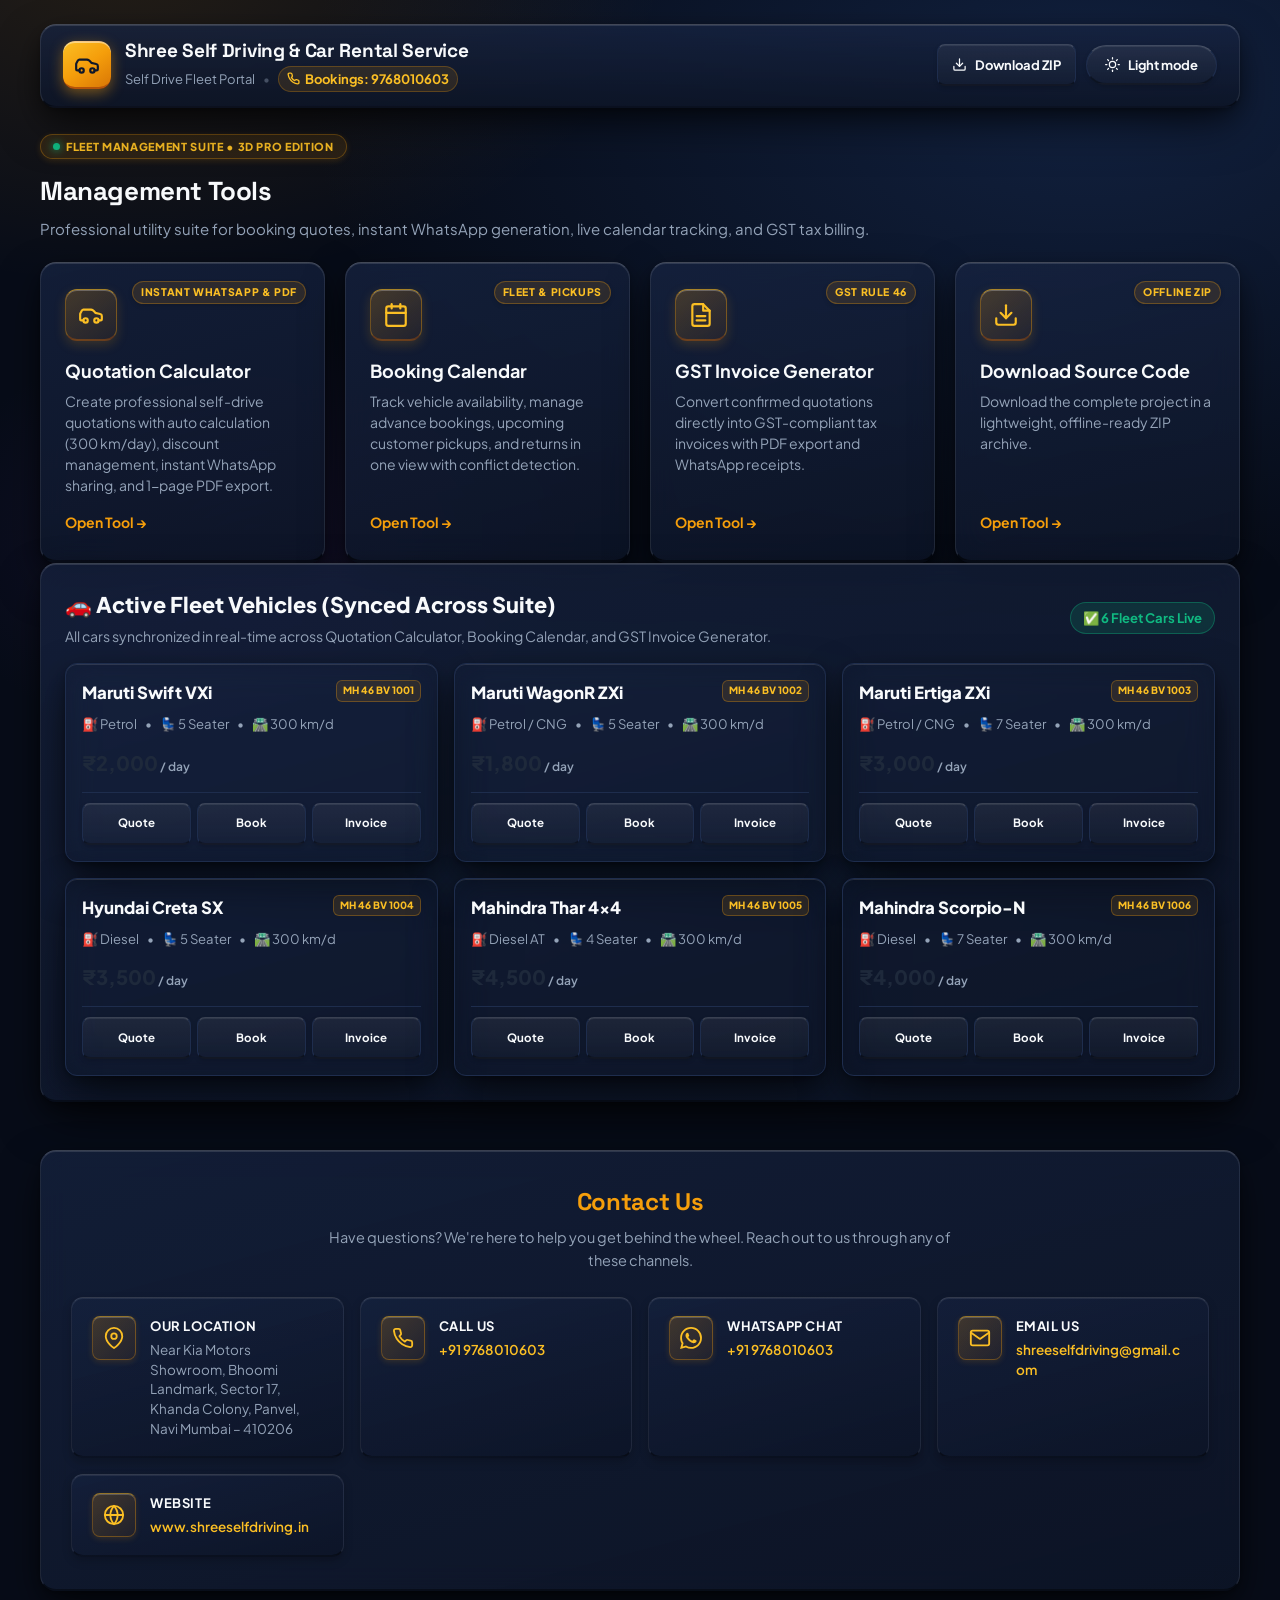
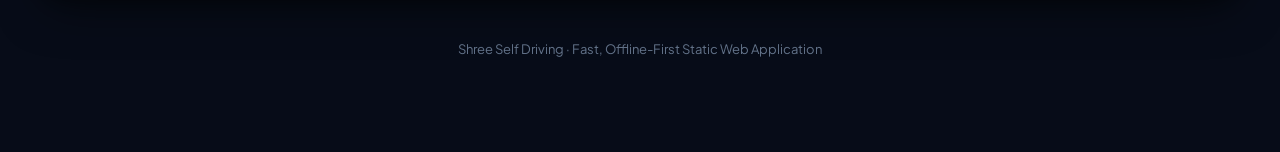
<file: index.html>
<!DOCTYPE html>
<html lang="en">
<head>
<meta charset="utf-8">
<meta name="viewport" content="width=device-width, initial-scale=1">
<title>Shree Self Driving &amp; Car Rental Service - Tools Hub</title>
<link rel="stylesheet" href="styles.css">
<script src="theme.js"></script>
</head>
<body>
<div class="wrap">
  <!-- ================= BRAND BAR ================= -->
  <header class="brandbar">
    <div class="brand-left">
      <div class="brand-icon-badge" aria-hidden="true">
        <svg viewBox="0 0 24 24" fill="none" stroke="currentColor" stroke-width="2" stroke-linecap="round" stroke-linejoin="round">
          <path d="M19 17h2c.6 0 1-.4 1-1v-3c0-.9-.7-1.7-1.5-1.9C18.7 10.6 16 10 16 10s-1.3-1.4-2.2-2.3c-.5-.4-1.1-.7-1.8-.7H5c-.6 0-1.1.4-1.4.9l-1.5 2.8C2.1 10.8 2 11 2 11.2V16c0 .6.4 1 1 1h2"/>
          <circle cx="7" cy="17" r="2"/>
          <circle cx="17" cy="17" r="2"/>
        </svg>
      </div>
      <div class="brand-text">
        <h1>Shree Self Driving &amp; Car Rental Service</h1>
        <p>
          <span>Self Drive Fleet Portal</span>
          <span style="opacity:.4;">&bull;</span>
          <a href="tel:9768010603" class="brand-phone-pill" title="Call for Bookings / Enquiries">
            <svg viewBox="0 0 24 24" width="13" height="13" fill="none" stroke="currentColor" stroke-width="2.5" stroke-linecap="round" stroke-linejoin="round" aria-hidden="true"><path d="M22 16.92v3a2 2 0 0 1-2.18 2 19.79 19.79 0 0 1-8.63-3.07 19.5 19.5 0 0 1-6-6 19.79 19.79 0 0 1-3.07-8.67A2 2 0 0 1 4.11 2h3a2 2 0 0 1 2 1.72 12.84 12.84 0 0 0 .7 2.81 2 2 0 0 1-.45 2.11L8.09 9.91a16 16 0 0 0 6 6l1.27-1.27a2 2 0 0 1 2.11-.45 12.84 12.84 0 0 0 2.81.7A2 2 0 0 1 22 16.92z"/></svg>
            Bookings: 9768010603
          </a>
        </p>
      </div>
    </div>
    <div class="brand-actions">
      <a href="Shree-Quotation-Calculator.zip" download class="btn ghost" style="padding:7px 14px; font-size:13px;" title="Download complete source code ZIP">
        <svg viewBox="0 0 24 24" width="15" height="15" fill="none" stroke="currentColor" stroke-width="2" stroke-linecap="round" stroke-linejoin="round" aria-hidden="true"><path d="M21 15v4a2 2 0 0 1-2 2H5a2 2 0 0 1-2-2v-4"/><polyline points="7 10 12 15 17 10"/><line x1="12" y1="15" x2="12" y2="3"/></svg>
        Download ZIP
      </a>
      <button class="theme-toggle" type="button" data-theme-toggle aria-label="Toggle theme">Light mode</button>
    </div>
  </header>

  <!-- ================= HUB TITLE ================= -->
  <div class="hub-head">
    <div style="display:inline-flex; align-items:center; gap:6px; background:rgba(245,158,11,0.12); border:1px solid rgba(245,158,11,0.3); border-radius:20px; padding:3px 12px; font-size:11px; font-weight:800; color:var(--accent-gold); text-transform:uppercase; letter-spacing:0.06em; margin-bottom:12px; box-shadow:0 2px 6px rgba(245,158,11,0.15);">
      <span style="display:inline-block; width:7px; height:7px; border-radius:50%; background:var(--emerald); box-shadow:0 0 8px var(--emerald);"></span>
      Fleet Management Suite &bull; 3D Pro Edition
    </div>
    <h2>Management Tools</h2>
    <p>Professional utility suite for booking quotes, instant WhatsApp generation, live calendar tracking, and GST tax billing.</p>
  </div>

  <div class="tool-grid" id="tools"></div>

  <!-- ================= SYNCHRONIZED FLEET SHOWCASE ================= -->
  <section class="card" style="margin-bottom: 24px; padding: 24px;">
    <div style="display: flex; justify-content: space-between; align-items: center; margin-bottom: 16px; flex-wrap: wrap; gap: 10px;">
      <div>
        <h2 style="font-size: 1.35rem; font-weight: 800; margin: 0; display: flex; align-items: center; gap: 8px;">
          🚗 Active Fleet Vehicles (Synced Across Suite)
        </h2>
        <p style="color: var(--text-muted); font-size: 0.88rem; margin: 4px 0 0;">
          All cars synchronized in real-time across Quotation Calculator, Booking Calendar, and GST Invoice Generator.
        </p>
      </div>
      <span class="badge" id="fleetBadgeCount" style="background: rgba(16, 185, 129, 0.15); color: var(--emerald); border: 1px solid rgba(16, 185, 129, 0.35); padding: 5px 12px; border-radius: 20px; font-weight: 700; font-size: 0.82rem;">
        ✅ 6 Fleet Cars Live
      </span>
    </div>

    <div class="fleet-grid" id="fleetGrid" style="display: grid; grid-template-columns: repeat(auto-fill, minmax(280px, 1fr)); gap: 16px;"></div>
  </section>

  <!-- ================= CONTACT US ================= -->
  <section class="contact-section card">
    <div class="contact-head">
      <h2>Contact Us</h2>
      <p>Have questions? We're here to help you get behind the wheel. Reach out to us through any of these channels.</p>
    </div>
    <div class="contact-grid">
      <div class="contact-item">
        <div class="c-icon" aria-hidden="true">
          <svg viewBox="0 0 24 24" fill="none" stroke="currentColor" stroke-width="2" stroke-linecap="round" stroke-linejoin="round"><path d="M21 10c0 7-9 13-9 13s-9-6-9-13a9 9 0 0 1 18 0z"/><circle cx="12" cy="10" r="3"/></svg>
        </div>
        <div class="c-info">
          <h4>Our Location</h4>
          <p>Near Kia Motors Showroom, Bhoomi Landmark, Sector 17, Khanda Colony, Panvel, Navi Mumbai &ndash; 410206</p>
        </div>
      </div>
      <div class="contact-item">
        <div class="c-icon" aria-hidden="true">
          <svg viewBox="0 0 24 24" fill="none" stroke="currentColor" stroke-width="2" stroke-linecap="round" stroke-linejoin="round"><path d="M22 16.92v3a2 2 0 0 1-2.18 2 19.79 19.79 0 0 1-8.63-3.07 19.5 19.5 0 0 1-6-6 19.79 19.79 0 0 1-3.07-8.67A2 2 0 0 1 4.11 2h3a2 2 0 0 1 2 1.72 12.84 12.84 0 0 0 .7 2.81 2 2 0 0 1-.45 2.11L8.09 9.91a16 16 0 0 0 6 6l1.27-1.27a2 2 0 0 1 2.11-.45 12.84 12.84 0 0 0 2.81.7A2 2 0 0 1 22 16.92z"/></svg>
        </div>
        <div class="c-info">
          <h4>Call Us</h4>
          <p><a href="tel:+919768010603">+91 9768010603</a></p>
        </div>
      </div>
      <div class="contact-item">
        <div class="c-icon" aria-hidden="true">
          <svg viewBox="0 0 24 24" fill="currentColor"><path d="M17.472 14.382c-.297-.149-1.758-.867-2.03-.967-.273-.099-.471-.148-.67.15-.197.297-.767.966-.94 1.164-.173.199-.347.223-.644.075-.297-.15-1.255-.463-2.39-1.475-.883-.788-1.48-1.761-1.653-2.059-.173-.297-.018-.458.13-.606.134-.133.298-.347.446-.52.149-.174.198-.298.298-.497.099-.198.05-.371-.025-.52-.075-.149-.669-1.612-.916-2.207-.242-.579-.487-.5-.669-.51-.173-.008-.371-.01-.57-.01-.198 0-.52.074-.792.372-.272.297-1.04 1.016-1.04 2.479 0 1.462 1.065 2.875 1.213 3.074.149.198 2.096 3.2 5.077 4.487.709.306 1.262.489 1.694.625.712.227 1.36.195 1.871.118.571-.085 1.758-.719 2.006-1.413.248-.694.248-1.289.173-1.413-.074-.124-.272-.198-.57-.347m-5.421 7.403h-.004a9.87 9.87 0 01-5.031-1.378l-.361-.214-3.741.982.998-3.648-.235-.374a9.86 9.86 0 01-1.51-5.26c.001-5.45 4.436-9.884 9.888-9.884 2.64 0 5.122 1.03 6.988 2.898a9.825 9.825 0 012.893 6.994c-.003 5.45-4.437 9.884-9.888 9.884m8.413-18.297A11.815 11.815 0 0012.05 0C5.495 0 .16 5.335.157 11.892c0 2.096.547 4.142 1.588 5.945L.057 24l6.305-1.654a11.882 11.882 0 005.683 1.448h.005c6.554 0 11.89-5.335 11.893-11.893a11.821 11.821 0 00-3.48-8.413Z"/></svg>
        </div>
        <div class="c-info">
          <h4>WhatsApp Chat</h4>
          <p><a href="https://wa.me/919768010603" target="_blank" rel="noopener">+91 9768010603</a></p>
        </div>
      </div>
      <div class="contact-item">
        <div class="c-icon" aria-hidden="true">
          <svg viewBox="0 0 24 24" fill="none" stroke="currentColor" stroke-width="2" stroke-linecap="round" stroke-linejoin="round"><path d="M4 4h16c1.1 0 2 .9 2 2v12c0 1.1-.9 2-2 2H4c-1.1 0-2-.9-2-2V6c0-1.1.9-2 2-2z"/><polyline points="22,6 12,13 2,6"/></svg>
        </div>
        <div class="c-info">
          <h4>Email Us</h4>
          <p><a href="mailto:shreeselfdriving@gmail.com">shreeselfdriving@gmail.com</a></p>
        </div>
      </div>
      <div class="contact-item">
        <div class="c-icon" aria-hidden="true">
          <svg viewBox="0 0 24 24" fill="none" stroke="currentColor" stroke-width="2" stroke-linecap="round" stroke-linejoin="round"><circle cx="12" cy="12" r="10"/><line x1="2" y1="12" x2="22" y2="12"/><path d="M12 2a15.3 15.3 0 0 1 4 10 15.3 15.3 0 0 1-4 10 15.3 15.3 0 0 1-4-10 15.3 15.3 0 0 1 4-10z"/></svg>
        </div>
        <div class="c-info">
          <h4>Website</h4>
          <p><a href="https://www.shreeselfdriving.in" target="_blank" rel="noopener">www.shreeselfdriving.in</a></p>
        </div>
      </div>
    </div>
  </section>

  <p class="foot">Shree Self Driving &middot; Fast, Offline-First Static Web Application</p>
</div>

<script src="calc.js?v=20261118_02"></script>
<script>
(function () {
  'use strict';

  var TOOLS = [
    {
      svg: '<svg viewBox="0 0 24 24" fill="none" stroke="currentColor" stroke-width="2" stroke-linecap="round" stroke-linejoin="round"><path d="M19 17h2c.6 0 1-.4 1-1v-3c0-.9-.7-1.7-1.5-1.9C18.7 10.6 16 10 16 10s-1.3-1.4-2.2-2.3c-.5-.4-1.1-.7-1.8-.7H5c-.6 0-1.1.4-1.4.9l-1.5 2.8C2.1 10.8 2 11 2 11.2V16c0 .6.4 1 1 1h2"/><circle cx="7" cy="17" r="2"/><circle cx="17" cy="17" r="2"/></svg>',
      name: 'Quotation Calculator',
      badge: 'Instant WhatsApp & PDF',
      desc: 'Create professional self-drive quotations with auto calculation (300 km/day), discount management, instant WhatsApp sharing, and 1-page PDF export.',
      href: 'quote/index.html'
    },
    {
      svg: '<svg viewBox="0 0 24 24" fill="none" stroke="currentColor" stroke-width="2" stroke-linecap="round" stroke-linejoin="round"><rect x="3" y="4" width="18" height="18" rx="2" ry="2"/><line x1="16" y1="2" x2="16" y2="6"/><line x1="8" y1="2" x2="8" y2="6"/><line x1="3" y1="10" x2="21" y2="10"/></svg>',
      name: 'Booking Calendar',
      badge: 'Fleet & Pickups',
      desc: 'Track vehicle availability, manage advance bookings, upcoming customer pickups, and returns in one view with conflict detection.',
      href: 'calendar/index.html'
    },
    {
      svg: '<svg viewBox="0 0 24 24" fill="none" stroke="currentColor" stroke-width="2" stroke-linecap="round" stroke-linejoin="round"><path d="M14 2H6a2 2 0 0 0-2 2v16a2 2 0 0 0 2 2h12a2 2 0 0 0 2-2V8z"/><polyline points="14 2 14 8 20 8"/><line x1="16" y1="13" x2="8" y2="13"/><line x1="16" y1="17" x2="8" y2="17"/></svg>',
      name: 'GST Invoice Generator',
      badge: 'GST Rule 46',
      desc: 'Convert confirmed quotations directly into GST-compliant tax invoices with PDF export and WhatsApp receipts.',
      href: 'invoice/index.html'
    },
    {
      svg: '<svg viewBox="0 0 24 24" fill="none" stroke="currentColor" stroke-width="2" stroke-linecap="round" stroke-linejoin="round"><path d="M21 15v4a2 2 0 0 1-2 2H5a2 2 0 0 1-2-2v-4"/><polyline points="7 10 12 15 17 10"/><line x1="12" y1="15" x2="12" y2="3"/></svg>',
      name: 'Download Source Code',
      badge: 'Offline ZIP',
      desc: 'Download the complete project in a lightweight, offline-ready ZIP archive.',
      href: 'Shree-Quotation-Calculator.zip'
    }
  ];

  function esc(s) {
    return String(s == null ? '' : s).replace(/[&<>"']/g, function (c) {
      return { '&': '&amp;', '<': '&lt;', '>': '&gt;', '"': '&quot;', "'": '&#39;' }[c];
    });
  }

  var html = TOOLS.map(function (t) {
    var badgeHtml = t.badge ? '<span style="position:absolute; top:18px; right:18px; font-size:10.5px; font-weight:800; text-transform:uppercase; letter-spacing:0.06em; background:rgba(245,158,11,0.12); color:var(--accent-gold); border:1px solid rgba(245,158,11,0.3); border-radius:12px; padding:2px 8px; box-shadow:0 2px 4px rgba(0,0,0,0.15);">' + esc(t.badge) + '</span>' : '';
    var inner = badgeHtml + '<div class="ti" aria-hidden="true">' + t.svg + '</div>' +
      '<h3>' + esc(t.name) + '</h3>' +
      '<p>' + esc(t.desc) + '</p>';
    if (t.soon) {
      return '<div class="card tool-card soon" aria-disabled="true">' + inner +
        '<span class="go">Coming soon</span></div>';
    }
    return '<a class="card tool-card" href="' + esc(t.href) + '">' + inner +
      '<span class="go">Open Tool &rarr;</span></a>';
  }).join('');

  document.getElementById('tools').innerHTML = html;

  /* Render Synchronized Fleet Grid */
  function renderFleetGrid() {
    var RC = window.RentalCalc;
    var fleet = (RC && RC.loadFleet) ? RC.loadFleet() : [];
    var badge = document.getElementById('fleetBadgeCount');
    if (badge) badge.textContent = '✅ ' + fleet.length + ' Fleet Cars Live';

    var grid = document.getElementById('fleetGrid');
    if (!grid) return;

    var fleetHtml = fleet.map(function (v) {
      var price = Number(v.ratePerDay) || 0;
      return '<div class="card" style="background: var(--surface-raised); border: 1px solid var(--border); border-radius: 12px; padding: 16px; display: flex; flex-direction: column; justify-content: space-between;">' +
        '<div>' +
          '<div style="display: flex; justify-content: space-between; align-items: flex-start; margin-bottom: 8px;">' +
            '<h4 style="margin: 0; font-size: 1.05rem; font-weight: 800; color: var(--text);">' + esc(v.name) + '</h4>' +
            '<span style="font-size: 10px; font-weight: 800; text-transform: uppercase; background: rgba(245,158,11,0.12); color: var(--accent-gold); border: 1px solid rgba(245,158,11,0.3); border-radius: 6px; padding: 2px 6px;">' + esc(v.regNo || 'MH 46 BV') + '</span>' +
          '</div>' +
          '<div style="font-size: 0.82rem; color: var(--text-muted); margin-bottom: 12px; display: flex; gap: 8px; flex-wrap: wrap;">' +
            '<span>⛽ ' + esc(v.fuel || 'Petrol') + '</span> &bull; ' +
            '<span>💺 ' + esc(v.seats || '5 Seater') + '</span> &bull; ' +
            '<span>🛣️ ' + esc(v.kmPerDay || '300') + ' km/d</span>' +
          '</div>' +
          '<div style="font-size: 1.25rem; font-weight: 900; color: var(--primary); margin-bottom: 14px;">' +
            '₹' + price.toLocaleString('en-IN') + '<span style="font-size: 0.75rem; font-weight: 600; color: var(--text-muted);"> / day</span>' +
          '</div>' +
        '</div>' +
        '<div style="display: flex; gap: 6px; border-top: 1px solid var(--border); padding-top: 10px;">' +
          '<a href="quote/index.html?vehName=' + encodeURIComponent(v.name) + '" class="btn ghost" style="flex: 1; padding: 6px 8px; font-size: 11.5px; text-align: center;">Quote</a>' +
          '<a href="calendar/index.html?vehName=' + encodeURIComponent(v.name) + '" class="btn ghost" style="flex: 1; padding: 6px 8px; font-size: 11.5px; text-align: center;">Book</a>' +
          '<a href="invoice/index.html?vehName=' + encodeURIComponent(v.name) + '" class="btn ghost" style="flex: 1; padding: 6px 8px; font-size: 11.5px; text-align: center;">Invoice</a>' +
        '</div>' +
      '</div>';
    }).join('');

    grid.innerHTML = fleetHtml;
  }

  renderFleetGrid();

  window.addEventListener('storage', function (e) {
    if (window.RentalCalc && e.key === window.RentalCalc.VEH_STORAGE_KEY) {
      renderFleetGrid();
    }
  });

  window.addEventListener('sdr-fleet-updated', renderFleetGrid);
})();
</script>
</body>
</html>
</file>
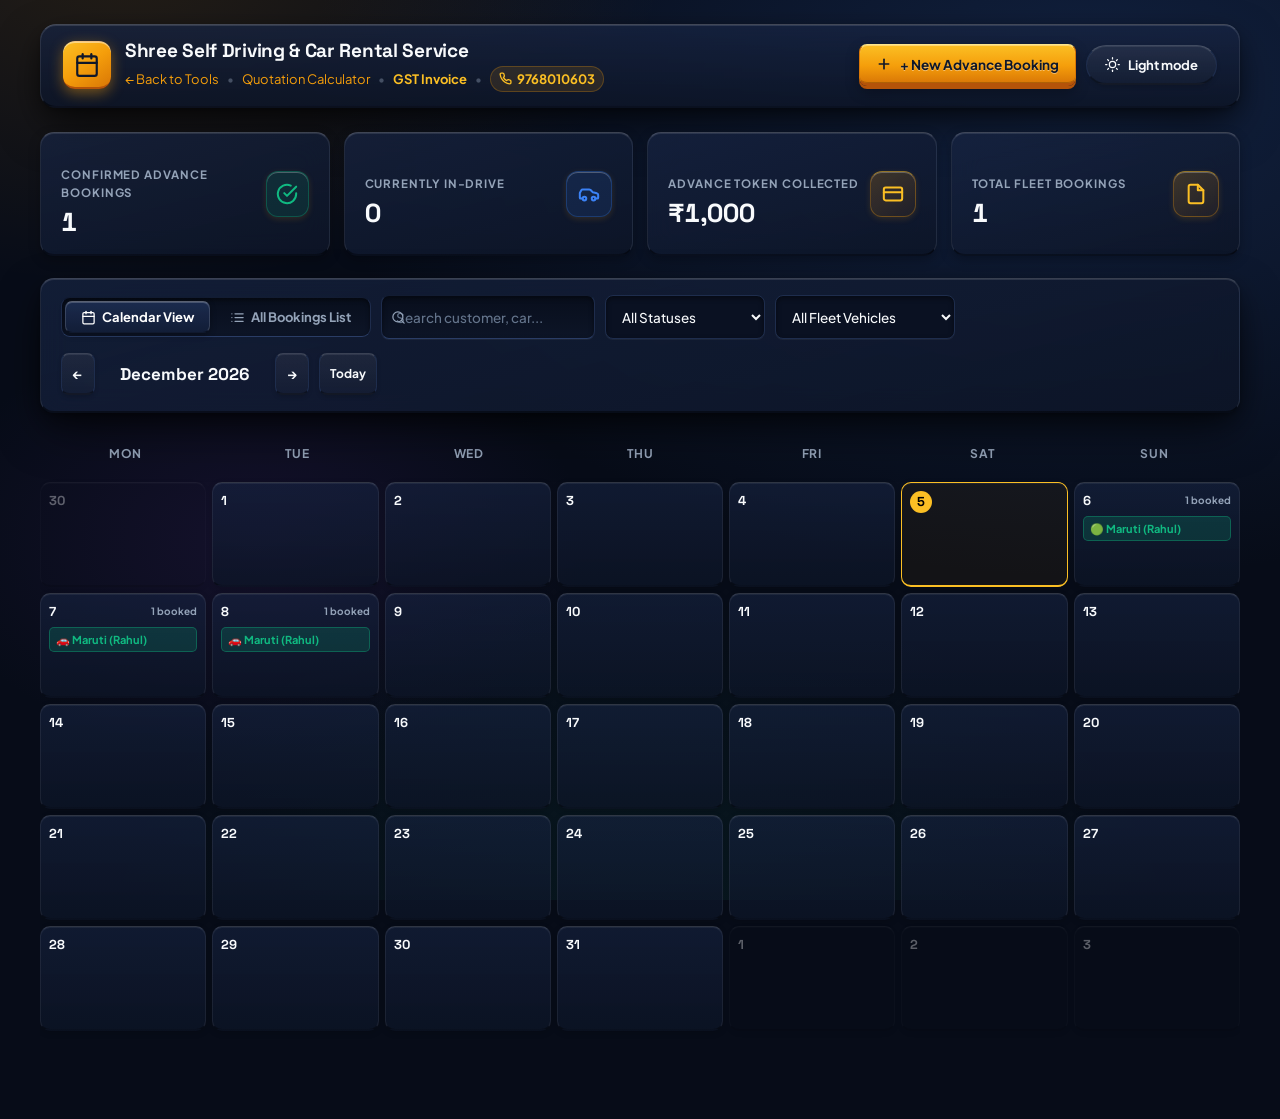
<file: calendar/index.html>
<!DOCTYPE html>
<html lang="en">
<head>
<meta charset="utf-8">
<meta name="viewport" content="width=device-width, initial-scale=1">
<title>Booking Calendar &amp; Advance Bookings - Shree Self Driving</title>
<link rel="stylesheet" href="../styles.css">
<script src="../theme.js"></script>
<style>
/* Calendar & Bookings Dedicated Styling */
.cal-layout {
  display: flex;
  flex-direction: column;
  gap: 22px;
  margin-top: 18px;
}
.kpi-grid {
  display: grid;
  grid-template-columns: repeat(auto-fit, minmax(210px, 1fr));
  gap: 14px;
}
.kpi-card {
  padding: 18px 20px;
  display: flex;
  align-items: center;
  justify-content: space-between;
  border-radius: 14px;
  position: relative;
  overflow: hidden;
  background: linear-gradient(165deg, rgba(23, 36, 66, 0.75) 0%, rgba(13, 21, 39, 0.88) 100%);
  border: 1px solid rgba(255, 255, 255, 0.08);
  border-top: 1px solid rgba(255, 255, 255, 0.2);
  border-bottom: 2px solid rgba(0, 0, 0, 0.45);
  box-shadow: 0 4px 12px rgba(0, 0, 0, 0.25), inset 0 1px 0 rgba(255, 255, 255, 0.1);
  transition: transform 0.22s cubic-bezier(0.16, 1, 0.3, 1), box-shadow 0.22s ease, border-color 0.2s ease;
}
[data-theme="light"] .kpi-card {
  background: linear-gradient(165deg, #ffffff 0%, #f8fafc 100%);
  border: 1px solid #cbd5e1;
  border-top: 1px solid #ffffff;
  border-bottom: 2px solid #cbd5e1;
  box-shadow: 0 4px 12px rgba(15, 23, 42, 0.06), inset 0 1px 0 #ffffff;
}
.kpi-card:hover {
  transform: translateY(-3.5px);
  border-color: rgba(245, 158, 11, 0.45);
  box-shadow: 0 10px 24px rgba(0, 0, 0, 0.35), 0 0 16px rgba(245, 158, 11, 0.15), inset 0 1px 0 rgba(255, 255, 255, 0.2);
}
.kpi-info h4 {
  font-size: 11.5px;
  font-weight: 700;
  color: var(--text-muted);
  text-transform: uppercase;
  letter-spacing: 0.08em;
  margin-bottom: 6px;
}
.kpi-val {
  font-family: var(--font-display);
  font-size: 26px;
  font-weight: 800;
  color: var(--text-main);
  line-height: 1.1;
}
.kpi-icon {
  width: 46px;
  height: 46px;
  border-radius: 12px;
  display: flex;
  align-items: center;
  justify-content: center;
  background: linear-gradient(145deg, rgba(245, 158, 11, 0.2) 0%, rgba(217, 119, 6, 0.08) 100%);
  border: 1px solid rgba(245, 158, 11, 0.3);
  border-top: 1px solid rgba(251, 191, 36, 0.5);
  box-shadow: 0 2px 6px rgba(245, 158, 11, 0.15), inset 0 1px 0 rgba(255, 255, 255, 0.25);
  color: var(--accent-gold);
}
.kpi-card.emerald .kpi-icon { color: var(--emerald); background: var(--emerald-bg); border-color: rgba(16,185,129,0.3); }
.kpi-card.blue .kpi-icon { color: var(--blue); background: rgba(59,130,246,0.12); border-color: rgba(59,130,246,0.25); }

/* Control & Filter Bar */
.cal-toolbar {
  display: flex;
  flex-wrap: wrap;
  align-items: center;
  justify-content: space-between;
  gap: 14px;
  padding: 16px 20px;
  border-radius: 14px;
  border-top: 1px solid rgba(255, 255, 255, 0.18);
  box-shadow: var(--shadow-3d-card);
}
.cal-tools-left, .cal-tools-right {
  display: flex;
  align-items: center;
  gap: 10px;
  flex-wrap: wrap;
}
.view-tabs {
  display: flex;
  background: linear-gradient(180deg, #080e1c 0%, #0d1527 100%);
  border: 1px solid #1e2c4c;
  border-top: 1px solid #121c32;
  border-bottom: 1px solid #2a3d66;
  border-radius: 9px;
  padding: 3px;
  gap: 4px;
  box-shadow: inset 0 2px 4px rgba(0, 0, 0, 0.45);
}
.view-tab {
  padding: 7px 15px;
  font-size: 13px;
  font-weight: 700;
  border-radius: 7px;
  border: 1px solid transparent;
  background: transparent;
  color: var(--text-muted);
  cursor: pointer;
  transition: all 0.15s cubic-bezier(0.16, 1, 0.3, 1);
  display: inline-flex;
  align-items: center;
  gap: 6px;
}
.view-tab.active {
  background: linear-gradient(180deg, rgba(30, 48, 86, 0.85) 0%, rgba(19, 30, 56, 0.95) 100%);
  color: #ffffff;
  box-shadow: 0 2px 6px rgba(0, 0, 0, 0.3), inset 0 1px 0 rgba(255, 255, 255, 0.2);
  border: 1px solid rgba(255, 255, 255, 0.15);
  border-top: 1px solid rgba(255, 255, 255, 0.3);
  border-bottom: 1.5px solid rgba(0, 0, 0, 0.4);
}
.search-input {
  background: var(--input-bg);
  border: 1px solid var(--border);
  color: var(--text-main);
  padding: 7px 14px 7px 32px;
  border-radius: 8px;
  font-size: 13.5px;
  width: 220px;
  transition: border-color 0.15s;
}
.search-wrap {
  position: relative;
  display: flex;
  align-items: center;
}
.search-icon {
  position: absolute;
  left: 10px;
  width: 15px;
  height: 15px;
  color: var(--text-muted);
  pointer-events: none;
}

/* Month Navigation */
.month-nav {
  display: flex;
  align-items: center;
  gap: 10px;
}
.month-title {
  font-family: var(--font-display);
  font-size: 17px;
  font-weight: 800;
  color: var(--text-main);
  min-width: 160px;
  text-align: center;
}

/* Calendar Grid View */
.cal-month-wrap {
  display: flex;
  flex-direction: column;
  gap: 8px;
  overflow-x: auto;
  -webkit-overflow-scrolling: touch;
  max-width: 100%;
  padding-bottom: 8px;
}
.cal-weekdays {
  display: grid;
  grid-template-columns: repeat(7, 1fr);
  text-align: center;
  padding: 10px 0;
  font-size: 12px;
  font-weight: 700;
  color: var(--text-muted);
  text-transform: uppercase;
  letter-spacing: 0.05em;
  min-width: 520px;
}
.cal-grid {
  display: grid;
  grid-template-columns: repeat(7, 1fr);
  gap: 6px;
  min-width: 520px;
}
.cal-day {
  min-height: 105px;
  background: linear-gradient(180deg, rgba(23, 36, 66, 0.6) 0%, rgba(13, 21, 39, 0.75) 100%);
  border: 1px solid rgba(255, 255, 255, 0.07);
  border-top: 1px solid rgba(255, 255, 255, 0.15);
  border-bottom: 2px solid rgba(0, 0, 0, 0.35);
  border-radius: 10px;
  padding: 8px;
  display: flex;
  flex-direction: column;
  gap: 5px;
  transition: all 0.2s cubic-bezier(0.16, 1, 0.3, 1);
  position: relative;
  cursor: pointer;
  box-shadow: 0 2px 6px rgba(0,0,0,0.15), inset 0 1px 0 rgba(255,255,255,0.06);
}
.cal-day:hover {
  transform: translateY(-2px);
  background: linear-gradient(180deg, rgba(27, 42, 77, 0.8) 0%, rgba(17, 26, 48, 0.9) 100%);
  border-color: var(--accent);
  box-shadow: 0 6px 14px rgba(0,0,0,0.3), 0 0 14px rgba(245, 158, 11, 0.15);
}
.cal-day.other-month {
  opacity: 0.35;
  background: transparent;
}
.cal-day.today {
  border-color: var(--accent-gold);
  background: rgba(245, 158, 11, 0.05);
}
.cal-day.today .day-num {
  background: var(--accent-gold);
  color: #000;
  font-weight: 800;
  border-radius: 50%;
  width: 22px;
  height: 22px;
  display: flex;
  align-items: center;
  justify-content: center;
}
.day-head {
  display: flex;
  justify-content: space-between;
  align-items: center;
  font-size: 12px;
  font-weight: 700;
}
.day-num {
  font-family: var(--font-display);
  font-size: 13px;
  color: var(--text-main);
}
.day-events {
  display: flex;
  flex-direction: column;
  gap: 4px;
  overflow: hidden;
}
.event-chip {
  font-size: 11px;
  font-weight: 700;
  padding: 3px 6px;
  border-radius: 5px;
  white-space: nowrap;
  overflow: hidden;
  text-overflow: ellipsis;
  display: flex;
  align-items: center;
  gap: 4px;
}
.event-chip.confirmed {
  background: rgba(16, 185, 129, 0.18);
  color: var(--emerald);
  border: 1px solid rgba(16, 185, 129, 0.35);
}
.event-chip.active {
  background: rgba(59, 130, 246, 0.18);
  color: #60a5fa;
  border: 1px solid rgba(59, 130, 246, 0.35);
}
.event-chip.completed {
  background: rgba(148, 163, 184, 0.15);
  color: var(--text-muted);
  border: 1px solid var(--border);
}
.event-chip.cancelled {
  background: rgba(239, 68, 68, 0.15);
  color: #f87171;
  border: 1px solid rgba(239, 68, 68, 0.35);
}

/* List / Table View */
.booking-list {
  display: flex;
  flex-direction: column;
  gap: 12px;
}
.booking-card {
  padding: 16px 20px;
  border-radius: 12px;
  display: grid;
  grid-template-columns: 2fr 2fr 1.5fr 1fr auto;
  gap: 16px;
  align-items: center;
  background: linear-gradient(165deg, rgba(23, 36, 66, 0.7) 0%, rgba(13, 21, 39, 0.85) 100%);
  border: 1px solid rgba(255, 255, 255, 0.08);
  border-top: 1px solid rgba(255, 255, 255, 0.18);
  border-bottom: 2px solid rgba(0, 0, 0, 0.45);
  box-shadow: 0 4px 10px rgba(0, 0, 0, 0.2), inset 0 1px 0 rgba(255, 255, 255, 0.08);
  transition: transform 0.2s cubic-bezier(0.16, 1, 0.3, 1), box-shadow 0.2s ease, border-color 0.2s ease;
}
.booking-card:hover {
  transform: translateY(-2.5px);
  border-color: rgba(245, 158, 11, 0.45);
  box-shadow: 0 8px 18px rgba(0, 0, 0, 0.35), 0 0 14px rgba(245, 158, 11, 0.12);
}
.b-cust h3 {
  font-size: 15px;
  font-weight: 800;
  color: var(--text-main);
  margin-bottom: 3px;
  display: flex;
  align-items: center;
  gap: 6px;
}
.b-phone {
  font-size: 13px;
  color: var(--text-muted);
  font-family: var(--font-mono);
}
.b-veh {
  display: flex;
  flex-direction: column;
  gap: 2px;
}
.b-veh-name {
  font-size: 14px;
  font-weight: 700;
  color: var(--accent-gold);
}
.b-veh-dates {
  font-size: 12.5px;
  color: var(--text-muted);
}
.b-fin {
  display: flex;
  flex-direction: column;
  gap: 3px;
}
.b-token {
  font-size: 13px;
  font-weight: 700;
  color: var(--emerald);
}
.b-bal {
  font-size: 12px;
  color: var(--text-muted);
}
.status-badge {
  display: inline-flex;
  align-items: center;
  gap: 5px;
  font-size: 11.5px;
  font-weight: 700;
  padding: 4px 10px;
  border-radius: 20px;
  text-transform: uppercase;
  letter-spacing: 0.05em;
  width: fit-content;
}
.status-badge.confirmed { background: rgba(16, 185, 129, 0.15); color: var(--emerald); border: 1px solid rgba(16, 185, 129, 0.35); }
.status-badge.active { background: rgba(59, 130, 246, 0.15); color: #60a5fa; border: 1px solid rgba(59, 130, 246, 0.35); }
.status-badge.completed { background: rgba(148, 163, 184, 0.15); color: var(--text-muted); border: 1px solid var(--border); }
.status-badge.cancelled { background: rgba(239, 68, 68, 0.15); color: #f87171; border: 1px solid rgba(239, 68, 68, 0.35); }

.b-actions {
  display: flex;
  align-items: center;
  gap: 6px;
}
.btn-icon {
  width: 34px;
  height: 34px;
  padding: 0;
  display: inline-flex;
  align-items: center;
  justify-content: center;
  border-radius: 8px;
}

/* Conflict Alert */
.conflict-alert {
  padding: 10px 14px;
  background: rgba(239, 68, 68, 0.15);
  border: 1px solid rgba(239, 68, 68, 0.4);
  color: #fca5a5;
  border-radius: 8px;
  font-size: 13px;
  font-weight: 600;
  display: none;
  align-items: center;
  gap: 8px;
  margin-top: 10px;
}
.conflict-alert.show {
  display: flex;
}

@media (max-width: 900px) {
  .booking-card {
    grid-template-columns: 1fr;
    gap: 12px;
  }
  .cal-day {
    min-height: 80px;
    padding: 4px;
  }
  .b-actions {
    flex-wrap: wrap;
  }
}

/* ==========================================================================
   Light Mode Complete Visibility & Contrast Audit Overrides for Calendar
   ========================================================================== */
[data-theme="light"] .cal-toolbar {
  background: #ffffff !important;
  border: 1.5px solid #cbd5e1 !important;
  box-shadow: 0 4px 14px rgba(15, 23, 42, 0.08) !important;
}

[data-theme="light"] .view-tabs {
  background: #f1f5f9 !important;
  border: 1.5px solid #cbd5e1 !important;
  box-shadow: inset 0 2px 4px rgba(15, 23, 42, 0.08) !important;
}

[data-theme="light"] .view-tab {
  color: #334155 !important;
  font-weight: 700 !important;
}

[data-theme="light"] .view-tab:hover {
  color: #0f172a !important;
  background: rgba(0, 0, 0, 0.04) !important;
}

[data-theme="light"] .view-tab.active {
  background: #ffffff !important;
  color: #0f172a !important;
  border: 1.5px solid #94a3b8 !important;
  box-shadow: 0 2px 6px rgba(15, 23, 42, 0.14) !important;
}

[data-theme="light"] .search-input {
  background: #ffffff !important;
  border: 1.5px solid #94a3b8 !important;
  color: #020617 !important;
  font-weight: 700 !important;
}

[data-theme="light"] .search-input::placeholder {
  color: #64748b !important;
}

[data-theme="light"] .search-icon {
  color: #475569 !important;
}

[data-theme="light"] .month-title {
  color: #020617 !important;
  font-weight: 800 !important;
}

[data-theme="light"] .cal-weekdays {
  color: #1e293b !important;
  font-weight: 800 !important;
}

[data-theme="light"] .cal-day {
  background: #ffffff !important;
  border: 1.5px solid #cbd5e1 !important;
  box-shadow: 0 2px 6px rgba(15, 23, 42, 0.05) !important;
}

[data-theme="light"] .cal-day:hover {
  background: #f8fafc !important;
  border-color: #b45309 !important;
  box-shadow: 0 6px 16px rgba(15, 23, 42, 0.1) !important;
}

[data-theme="light"] .cal-day.today {
  background: #fffbeb !important;
  border: 2px solid #d97706 !important;
}

[data-theme="light"] .cal-day.today .day-num {
  background: #d97706 !important;
  color: #ffffff !important;
  font-weight: 900 !important;
}

[data-theme="light"] .cal-day.other-month {
  background: #f1f5f9 !important;
  border-color: #e2e8f0 !important;
  opacity: 0.65 !important;
}

[data-theme="light"] .cal-day.other-month .day-num {
  color: #64748b !important;
}

[data-theme="light"] .day-num {
  color: #020617 !important;
  font-weight: 800 !important;
}

/* Event Chips inside Calendar Days */
[data-theme="light"] .event-chip.confirmed {
  background: #d1fae5 !important;
  color: #065f46 !important;
  border: 1px solid #10b981 !important;
  font-weight: 800 !important;
}

[data-theme="light"] .event-chip.active {
  background: #dbeafe !important;
  color: #1e40af !important;
  border: 1px solid #3b82f6 !important;
  font-weight: 800 !important;
}

[data-theme="light"] .event-chip.completed {
  background: #e2e8f0 !important;
  color: #1e293b !important;
  border: 1px solid #94a3b8 !important;
  font-weight: 800 !important;
}

[data-theme="light"] .event-chip.cancelled {
  background: #fee2e2 !important;
  color: #991b1b !important;
  border: 1px solid #ef4444 !important;
  font-weight: 800 !important;
}

/* List / Table View Booking Cards */
[data-theme="light"] .booking-card {
  background: #ffffff !important;
  border: 1.5px solid #cbd5e1 !important;
  box-shadow: 0 4px 14px rgba(15, 23, 42, 0.06) !important;
}

[data-theme="light"] .booking-card:hover {
  background: #f8fafc !important;
  border-color: #b45309 !important;
  box-shadow: 0 8px 20px rgba(15, 23, 42, 0.12) !important;
}

[data-theme="light"] .b-cust h3 {
  color: #020617 !important;
  font-weight: 800 !important;
}

[data-theme="light"] .b-phone {
  color: #334155 !important;
  font-weight: 700 !important;
}

[data-theme="light"] .b-veh-name {
  color: #92400e !important;
  font-weight: 800 !important;
}

[data-theme="light"] .b-veh-dates {
  color: #334155 !important;
  font-weight: 700 !important;
}

[data-theme="light"] .b-token {
  color: #047857 !important;
  font-weight: 800 !important;
}

[data-theme="light"] .b-bal {
  color: #475569 !important;
  font-weight: 700 !important;
}

/* Status Badges */
[data-theme="light"] .status-badge.confirmed {
  background: #d1fae5 !important;
  color: #065f46 !important;
  border: 1.5px solid #10b981 !important;
}

[data-theme="light"] .status-badge.active {
  background: #dbeafe !important;
  color: #1e40af !important;
  border: 1.5px solid #3b82f6 !important;
}

[data-theme="light"] .status-badge.completed {
  background: #e2e8f0 !important;
  color: #1e293b !important;
  border: 1.5px solid #94a3b8 !important;
}

[data-theme="light"] .status-badge.cancelled {
  background: #fee2e2 !important;
  color: #991b1b !important;
  border: 1.5px solid #ef4444 !important;
}

/* Conflict Alert */
[data-theme="light"] .conflict-alert {
  background: #fee2e2 !important;
  border: 1.5px solid #f87171 !important;
  color: #991b1b !important;
  font-weight: 700 !important;
}

/* KPI Summary Cards in Light Mode */
[data-theme="light"] .kpi-info h4 {
  color: #334155 !important;
  font-weight: 800 !important;
}

[data-theme="light"] .kpi-val {
  color: #020617 !important;
  font-weight: 900 !important;
}

[data-theme="light"] .kpi-icon {
  background: #f1f5f9 !important;
  border: 1.5px solid #cbd5e1 !important;
  color: #b45309 !important;
}

[data-theme="light"] .kpi-card.emerald .kpi-icon {
  background: #d1fae5 !important;
  border-color: #10b981 !important;
  color: #047857 !important;
}

[data-theme="light"] .kpi-card.blue .kpi-icon {
  background: #dbeafe !important;
  border-color: #3b82f6 !important;
  color: #1d4ed8 !important;
}

/* Modal in Light Mode */
[data-theme="light"] .modal-box {
  background: #ffffff !important;
  border: 1.5px solid #cbd5e1 !important;
  color: #020617 !important;
}

[data-theme="light"] .modal-box h2,
[data-theme="light"] .modal-box h3 {
  color: #020617 !important;
  font-weight: 900 !important;
}

[data-theme="light"] .modal-box label {
  color: #0f172a !important;
  font-weight: 700 !important;
}

</style>
</head>
<body>
<div class="wrap">
  <!-- ================= BRAND BAR ================= -->
  <header class="brandbar">
    <div class="brand-left">
      <div class="brand-icon-badge" aria-hidden="true">
        <svg viewBox="0 0 24 24" fill="none" stroke="currentColor" stroke-width="2" stroke-linecap="round" stroke-linejoin="round">
          <rect x="3" y="4" width="18" height="18" rx="2" ry="2"/><line x1="16" y1="2" x2="16" y2="6"/><line x1="8" y1="2" x2="8" y2="6"/><line x1="3" y1="10" x2="21" y2="10"/>
        </svg>
      </div>
      <div class="brand-text">
        <h1>Shree Self Driving &amp; Car Rental Service</h1>
        <p>
          <a href="../index.html">&larr; Back to Tools</a>
          <span style="opacity:.4;">&bull;</span>
          <a href="../quote/index.html">Quotation Calculator</a>
          <span style="opacity:.4;">&bull;</span>
          <a href="../invoice/index.html" style="color:var(--accent-gold); font-weight:700;">GST Invoice</a>
          <span style="opacity:.4;">&bull;</span>
          <a href="tel:9768010603" class="brand-phone-pill" title="Bookings">
            <svg viewBox="0 0 24 24" width="13" height="13" fill="none" stroke="currentColor" stroke-width="2.5" stroke-linecap="round" stroke-linejoin="round" aria-hidden="true"><path d="M22 16.92v3a2 2 0 0 1-2.18 2 19.79 19.79 0 0 1-8.63-3.07 19.5 19.5 0 0 1-6-6 19.79 19.79 0 0 1-3.07-8.67A2 2 0 0 1 4.11 2h3a2 2 0 0 1 2 1.72 12.84 12.84 0 0 0 .7 2.81 2 2 0 0 1-.45 2.11L8.09 9.91a16 16 0 0 0 6 6l1.27-1.27a2 2 0 0 1 2.11-.45 12.84 12.84 0 0 0 2.81.7A2 2 0 0 1 22 16.92z"/></svg>
            9768010603
          </a>
        </p>
      </div>
    </div>
    <div class="brand-actions">
      <button class="btn primary" id="btnOpenNewBooking" type="button" style="padding:8px 16px; font-weight:700;">
        <svg viewBox="0 0 24 24" width="16" height="16" fill="none" stroke="currentColor" stroke-width="2.5" stroke-linecap="round" stroke-linejoin="round"><line x1="12" y1="5" x2="12" y2="19"/><line x1="5" y1="12" x2="19" y2="12"/></svg>
        + New Advance Booking
      </button>
      <button class="theme-toggle" type="button" data-theme-toggle aria-label="Toggle theme">Light mode</button>
    </div>
  </header>

  <!-- ================= LAYOUT ================= -->
  <main class="cal-layout">
    
    <!-- KPI SUMMARY CARDS -->
    <div class="kpi-grid">
      <div class="card kpi-card emerald">
        <div class="kpi-info">
          <h4>Confirmed Advance Bookings</h4>
          <div class="kpi-val mono-nums" id="kpiConfirmed">0</div>
        </div>
        <div class="kpi-icon">
          <svg viewBox="0 0 24 24" width="22" height="22" fill="none" stroke="currentColor" stroke-width="2.2" stroke-linecap="round" stroke-linejoin="round"><path d="M22 11.08V12a10 10 0 1 1-5.93-9.14"/><polyline points="22 4 12 14.01 9 11.01"/></svg>
        </div>
      </div>
      <div class="card kpi-card blue">
        <div class="kpi-info">
          <h4>Currently In-Drive</h4>
          <div class="kpi-val mono-nums" id="kpiActive">0</div>
        </div>
        <div class="kpi-icon">
          <svg viewBox="0 0 24 24" width="22" height="22" fill="none" stroke="currentColor" stroke-width="2.2" stroke-linecap="round" stroke-linejoin="round"><path d="M19 17h2c.6 0 1-.4 1-1v-3c0-.9-.7-1.7-1.5-1.9C18.7 10.6 16 10 16 10s-1.3-1.4-2.2-2.3c-.5-.4-1.1-.7-1.8-.7H5c-.6 0-1.1.4-1.4.9l-1.5 2.8C2.1 10.8 2 11 2 11.2V16c0 .6.4 1 1 1h2"/><circle cx="7" cy="17" r="2"/><circle cx="17" cy="17" r="2"/></svg>
        </div>
      </div>
      <div class="card kpi-card">
        <div class="kpi-info">
          <h4>Advance Token Collected</h4>
          <div class="kpi-val mono-nums" id="kpiToken">₹0</div>
        </div>
        <div class="kpi-icon">
          <svg viewBox="0 0 24 24" width="22" height="22" fill="none" stroke="currentColor" stroke-width="2.2" stroke-linecap="round" stroke-linejoin="round"><rect x="2" y="5" width="20" height="14" rx="2"/><line x1="2" y1="10" x2="22" y2="10"/></svg>
        </div>
      </div>
      <div class="card kpi-card">
        <div class="kpi-info">
          <h4>Total Fleet Bookings</h4>
          <div class="kpi-val mono-nums" id="kpiTotal">0</div>
        </div>
        <div class="kpi-icon">
          <svg viewBox="0 0 24 24" width="22" height="22" fill="none" stroke="currentColor" stroke-width="2.2" stroke-linecap="round" stroke-linejoin="round"><path d="M14 2H6a2 2 0 0 0-2 2v16a2 2 0 0 0 2 2h12a2 2 0 0 0 2-2V8z"/><polyline points="14 2 14 8 20 8"/></svg>
        </div>
      </div>
    </div>

    <!-- TOOLBAR & VIEW SWITCHER -->
    <div class="card cal-toolbar">
      <div class="cal-tools-left">
        <div class="view-tabs">
          <button type="button" class="view-tab active" id="tabCalendar" data-view="calendar">
            <svg viewBox="0 0 24 24" width="15" height="15" fill="none" stroke="currentColor" stroke-width="2" stroke-linecap="round" stroke-linejoin="round"><rect x="3" y="4" width="18" height="18" rx="2" ry="2"/><line x1="16" y1="2" x2="16" y2="6"/><line x1="8" y1="2" x2="8" y2="6"/><line x1="3" y1="10" x2="21" y2="10"/></svg>
            Calendar View
          </button>
          <button type="button" class="view-tab" id="tabList" data-view="list">
            <svg viewBox="0 0 24 24" width="15" height="15" fill="none" stroke="currentColor" stroke-width="2" stroke-linecap="round" stroke-linejoin="round"><line x1="8" y1="6" x2="21" y2="6"/><line x1="8" y1="12" x2="21" y2="12"/><line x1="8" y1="18" x2="21" y2="18"/><line x1="3" y1="6" x2="3.01" y2="6"/><line x1="3" y1="12" x2="3.01" y2="12"/><line x1="3" y1="18" x2="3.01" y2="18"/></svg>
            All Bookings List
          </button>
        </div>

        <div class="search-wrap">
          <svg class="search-icon" viewBox="0 0 24 24" fill="none" stroke="currentColor" stroke-width="2" stroke-linecap="round" stroke-linejoin="round"><circle cx="11" cy="11" r="8"/><line x1="21" y1="21" x2="16.65" y2="16.65"/></svg>
          <input type="text" class="search-input" id="searchBox" placeholder="Search customer, car...">
        </div>

        <select id="filterStatus" class="search-input" style="width:160px; padding-left:12px;">
          <option value="">All Statuses</option>
          <option value="confirmed">Confirmed / Advance Paid</option>
          <option value="active">Active / In-Drive</option>
          <option value="completed">Completed / Returned</option>
          <option value="cancelled">Cancelled</option>
        </select>

        <select id="filterVehicle" class="search-input" style="width:180px; padding-left:12px;">
          <option value="">All Fleet Vehicles</option>
        </select>
      </div>

      <div class="cal-tools-right">
        <div class="month-nav" id="monthNav">
          <button class="btn ghost btn-icon" id="btnPrevMonth" title="Previous Month">&larr;</button>
          <div class="month-title" id="monthDisplay">Month Year</div>
          <button class="btn ghost btn-icon" id="btnNextMonth" title="Next Month">&rarr;</button>
          <button class="btn ghost" id="btnToday" style="padding:5px 10px; font-size:12px;">Today</button>
        </div>
      </div>
    </div>

    <!-- CALENDAR MONTH VIEW CONTAINER -->
    <div id="viewCalendarContainer" class="cal-month-wrap">
      <div class="cal-weekdays">
        <div>Mon</div><div>Tue</div><div>Wed</div><div>Thu</div><div>Fri</div><div>Sat</div><div>Sun</div>
      </div>
      <div class="cal-grid" id="calendarGrid"></div>
    </div>

    <!-- LIST VIEW CONTAINER -->
    <div id="viewListContainer" class="booking-list" style="display:none;"></div>

  </main>
</div>

<!-- ================= MODAL: ADD / EDIT ADVANCE BOOKING ================= -->
<div id="modalBooking" class="modal-backdrop" style="display:none;" role="dialog" aria-modal="true" aria-labelledby="modalBookingTitle">
  <div class="modal-box card" style="max-width:620px;">
    <div class="modal-header">
      <h3 id="modalBookingTitle" style="font-family:var(--font-display); font-size:20px; font-weight:800; color:var(--text-main); margin:0;">
        New Advance Booking
      </h3>
      <button type="button" class="btn ghost btn-icon" id="btnCloseBookingModal" aria-label="Close dialog">&times;</button>
    </div>

    <form id="formBooking" autocomplete="off" style="display:flex; flex-direction:column; flex:1 1 auto; overflow:hidden;">
      <input type="hidden" id="bId" value="">

      <div class="modal-body">
        <!-- Section: Customer -->
        <div class="grid2">
          <div class="field">
            <label for="bCustomerName">Customer Name *</label>
            <input type="text" id="bCustomerName" required placeholder="e.g. Rahul Sharma">
          </div>
          <div class="field">
            <label for="bCustomerPhone">WhatsApp Number *</label>
            <input type="tel" id="bCustomerPhone" required placeholder="e.g. 9876543210 (10 digits)">
          </div>
        </div>

        <!-- Section: Vehicle -->
        <div class="grid2">
          <div class="field">
            <div style="display:flex; justify-content:space-between; align-items:center; margin-bottom:6px;">
              <label for="bVehicleSelect" style="margin:0;">Select Fleet Vehicle</label>
              <button type="button" id="btnCalAddVehicle" class="btn ghost" style="padding:2px 8px; font-size:11.5px; height:auto; min-height:26px; color:var(--accent-gold); border-color:rgba(245,158,11,0.35);" title="Add New Vehicle to Fleet">
                + Add Vehicle
              </button>
            </div>
            <select id="bVehicleSelect">
              <option value="">-- Choose from Presets or Type Below --</option>
            </select>
          </div>
          <div class="field">
            <label for="bVehicleName">Vehicle Name *</label>
            <input type="text" id="bVehicleName" required placeholder="e.g. Swift VXi / WagonR / Ertiga">
          </div>
        </div>

        <!-- Section: Dates & Times -->
        <div class="grid2">
          <div class="field">
            <label for="bPickupDate">Pickup Date &amp; Time *</label>
            <div style="display:flex; gap:6px;">
              <input type="date" id="bPickupDate" required style="flex:1;">
              <input type="time" id="bPickupTime" value="10:00" style="width:110px;">
            </div>
          </div>
          <div class="field">
            <label for="bReturnDate">Return Date &amp; Time *</label>
            <div style="display:flex; gap:6px;">
              <input type="date" id="bReturnDate" required style="flex:1;">
              <input type="time" id="bReturnTime" value="20:00" style="width:110px;">
            </div>
          </div>
        </div>

        <!-- Live Vehicle Conflict Alert -->
        <div id="bConflictAlert" class="conflict-alert" role="alert">
          <svg viewBox="0 0 24 24" width="18" height="18" fill="none" stroke="currentColor" stroke-width="2"><path d="m21.73 18-8-14a2 2 0 0 0-3.48 0l-8 14A2 2 0 0 0 4 21h16a2 2 0 0 0 1.73-3Z"/><line x1="12" y1="9" x2="12" y2="13"/><line x1="12" y1="17" x2="12.01" y2="17"/></svg>
          <span id="bConflictText">Warning: This vehicle is already booked for overlapping dates!</span>
        </div>

        <!-- Section: Financials -->
        <div class="grid2" style="margin-top:12px;">
          <div class="field">
            <label for="bTotalAmount">Total Estimated Rental (₹)</label>
            <input type="number" id="bTotalAmount" placeholder="e.g. 6000" min="0">
          </div>
          <div class="field">
            <label for="bTokenAmount">Advance Token Paid (₹)</label>
            <input type="number" id="bTokenAmount" placeholder="e.g. 1000" min="0">
          </div>
        </div>

        <div class="grid2">
          <div class="field">
            <label for="bBalanceAmount">Balance Due at Handover (₹)</label>
            <input type="text" id="bBalanceAmount" readonly style="font-weight:700; color:var(--emerald); cursor:not-allowed;" value="₹0">
          </div>
          <div class="field">
            <label for="bStatus">Booking Status</label>
            <select id="bStatus">
              <option value="confirmed">Confirmed / Advance Paid</option>
              <option value="active">Active / In-Drive (Picked Up)</option>
              <option value="completed">Completed / Returned</option>
              <option value="cancelled">Cancelled</option>
            </select>
          </div>
        </div>

        <div class="field">
          <label for="bLocation">📍 Car Delivery Location</label>
          <input type="text" id="bLocation" list="bLocationList" placeholder="e.g. Panvel Station / Khanda Colony / Client Doorstep (or Office Pickup)">
          <datalist id="bLocationList"></datalist>
        </div>
      </div>

      <div class="modal-footer">
        <button type="button" class="btn ghost" id="btnCancelBooking" style="min-height:42px;">Cancel</button>
        <button type="button" class="btn primary" id="btnSaveBooking" style="min-height:42px; padding:10px 22px; font-weight:700;">
          Save Booking
        </button>
      </div>
    </form>
  </div>
</div>

<!-- ================= MODAL: ADD NEW VEHICLE TO FLEET ================= -->
<div id="modalAddVehicle" class="modal-backdrop" style="display:none; z-index:1100;" role="dialog" aria-modal="true" aria-labelledby="modalAddVehTitle">
  <div class="modal-box card">
    <div class="modal-header">
      <h3 id="modalAddVehTitle" style="margin:0; font-family:var(--font-display); font-size:18px; font-weight:800; display:flex; align-items:center; gap:8px;">
        <svg viewBox="0 0 24 24" width="18" height="18" fill="none" stroke="currentColor" stroke-width="2.5" stroke-linecap="round" stroke-linejoin="round" aria-hidden="true"><line x1="12" y1="5" x2="12" y2="19"/><line x1="5" y1="12" x2="19" y2="12"/></svg>
        Add New Vehicle to Fleet
      </h3>
      <button type="button" id="btnCloseAddVehModal" style="background:none; border:none; color:var(--text-muted); font-size:24px; cursor:pointer; line-height:1; padding:4px;" aria-label="Close dialog">&times;</button>
    </div>
    <div class="modal-body">
      <div class="grid2">
        <div class="field">
          <label for="newVehName">Vehicle Name &amp; Model *</label>
          <input type="text" id="newVehName" placeholder="e.g. Maruti Suzuki Swift VXI 2024">
        </div>
        <div class="field">
          <label for="newVehReg">Registration No. / Plate</label>
          <input type="text" id="newVehReg" placeholder="e.g. MH 46 BV 1007">
        </div>
      </div>
      <div class="grid2">
        <div class="field">
          <label for="newVehFuel">Fuel type</label>
          <input type="text" id="newVehFuel" placeholder="e.g. Petrol / Diesel / CNG" value="Petrol">
        </div>
        <div class="field">
          <label for="newVehSeats">Seating capacity</label>
          <input type="text" id="newVehSeats" placeholder="e.g. 5 Seater" value="5 Seater">
        </div>
      </div>
      <div class="grid2">
        <div class="field">
          <label for="newVehRate">Rate per day (₹) *</label>
          <input type="number" id="newVehRate" min="0" placeholder="e.g. 1800" value="1800">
        </div>
        <div class="field">
          <label for="newVehExtraHour">Extra hour rate (₹)</label>
          <input type="number" id="newVehExtraHour" min="0" placeholder="e.g. 100" value="100">
        </div>
      </div>
      <div class="grid2">
        <div class="field">
          <label for="newVehKM">Included KM per day (Default 300 km)</label>
          <input type="number" id="newVehKM" min="0" placeholder="e.g. 300" value="300">
        </div>
        <div class="field">
          <label for="newVehExtraKM">Extra KM rate (₹ / km)</label>
          <input type="number" id="newVehExtraKM" min="0" placeholder="e.g. 8" value="8">
        </div>
      </div>
      <div class="grid2">
        <div class="field">
          <label for="newVehToken">Token received (₹)</label>
          <input type="number" id="newVehToken" min="0" placeholder="e.g. 1000" value="1000">
        </div>
        <div class="field">
          <label for="newVehDeposit">Refundable deposit (₹)</label>
          <input type="number" id="newVehDeposit" min="0" placeholder="e.g. 4000" value="4000">
        </div>
      </div>
      <div class="grid2">
        <div class="field">
          <label for="newVehDelivery">Delivery charges (₹)</label>
          <input type="number" id="newVehDelivery" min="0" placeholder="e.g. 300" value="0">
        </div>
        <div class="field">
          <label for="newVehWashing">Car washing charges (₹)</label>
          <input type="number" id="newVehWashing" min="0" placeholder="e.g. 200" value="0">
        </div>
      </div>
    </div>
    <div class="modal-footer">
      <button type="button" class="btn ghost" id="btnCancelAddVehicle" style="min-height:42px;">Cancel</button>
      <button type="button" class="btn primary" id="btnConfirmAddVehicle" style="min-height:42px; font-weight:700;">Add Vehicle</button>
    </div>
  </div>
</div>

<script src="../calc.js?v=20261118_02"></script>
<script>
(function () {
  'use strict';

  var BOOKINGS_KEY = 'sdr-bookings';
  var VEH_KEY = 'sdr-vehicles';

  var $ = function (id) { return document.getElementById(id); };
  var val = function (id) { return ($(id).value || '').trim(); };
  var esc = function (s) {
    return String(s == null ? '' : s).replace(/[&<>"']/g, function (c) {
      return { '&': '&amp;', '<': '&lt;', '>': '&gt;', '"': '&quot;', "'": '&#39;' }[c];
    });
  };

  function addTouchClick(element, handler) {
    if (!element) return;
    var startX = 0, startY = 0, hasMoved = false, lastTrigger = 0;
    element.addEventListener('touchstart', function (e) {
      if (e.touches && e.touches.length === 1) {
        startX = e.touches[0].clientX;
        startY = e.touches[0].clientY;
        hasMoved = false;
      }
    }, { passive: true });

    element.addEventListener('touchmove', function (e) {
      if (e.touches && e.touches.length === 1) {
        var dx = Math.abs(e.touches[0].clientX - startX);
        var dy = Math.abs(e.touches[0].clientY - startY);
        if (dx > 10 || dy > 10) hasMoved = true;
      }
    }, { passive: true });

    element.addEventListener('touchend', function (e) {
      if (!hasMoved) {
        var now = Date.now();
        if (now - lastTrigger < 350) return;
        lastTrigger = now;
        e.preventDefault();
        handler.call(element, e);
      }
    }, { passive: false });

    element.addEventListener('click', function (e) {
      var now = Date.now();
      if (now - lastTrigger < 350) return;
      lastTrigger = now;
      handler.call(element, e);
    });
  }

  var currentYear = new Date().getFullYear();
  var currentMonth = new Date().getMonth(); // 0-indexed
  var activeView = 'calendar'; // 'calendar' | 'list'

  /* Clean Phone Number Sanitizer */
  function cleanPhone(raw) {
    if (!raw) return '';
    var num = String(raw).replace(/\D/g, '');
    if (!num) return '';
    if (num.length === 11 && num.charAt(0) === '0') num = num.substring(1);
    if (num.length === 13 && num.substring(0, 3) === '910') num = '91' + num.substring(3);
    if (num.length === 10) num = '91' + num;
    return num;
  }

  /* Storage Operations */
  function loadBookings() {
    try {
      var data = localStorage.getItem(BOOKINGS_KEY);
      if (data) {
        var parsed = JSON.parse(data);
        if (Array.isArray(parsed)) return parsed;
      }
    } catch (e) {}
    // Seed initial realistic bookings if completely fresh
    var now = new Date();
    var y = now.getFullYear();
    var m = (now.getMonth() + 1).toString().padStart(2, '0');
    var d1 = Math.min(25, now.getDate() + 1).toString().padStart(2, '0');
    var d2 = Math.min(28, now.getDate() + 3).toString().padStart(2, '0');
    
    var initial = [
      {
        id: 'bk-' + Date.now(),
        customerName: 'Rahul Sharma',
        customerPhone: '9820198201',
        vehicleName: 'Maruti Swift VXi',
        pickupDate: y + '-' + m + '-' + d1,
        pickupTime: '10:00',
        returnDate: y + '-' + m + '-' + d2,
        returnTime: '20:00',
        totalAmount: 5500,
        tokenAmount: 1000,
        status: 'confirmed',
        location: 'Sector 17, Khanda Colony, Panvel',
        createdAt: new Date().toISOString()
      }
    ];
    saveBookings(initial);
    return initial;
  }

  function saveBookings(list) {
    try {
      localStorage.setItem(BOOKINGS_KEY, JSON.stringify(list));
    } catch (e) {}
  }

  var DEFAULT_FLEET = [
    { id: 'swift-vxi', name: 'Maruti Swift VXi', regNo: 'MH 46 BV 1001', fuel: 'Petrol', seats: '5 Seater', ratePerDay: '2000', extraHourRate: '150', kmPerDay: '300', extraKMRate: '9', token: '1000', deposit: '3000', deliveryCharges: '0', washingCharges: '0' },
    { id: 'wagonr-zxi', name: 'Maruti WagonR ZXi', regNo: 'MH 46 BV 1002', fuel: 'Petrol / CNG', seats: '5 Seater', ratePerDay: '1800', extraHourRate: '120', kmPerDay: '300', extraKMRate: '8', token: '1000', deposit: '3000', deliveryCharges: '0', washingCharges: '0' },
    { id: 'ertiga-zxi', name: 'Maruti Ertiga ZXi', regNo: 'MH 46 BV 1003', fuel: 'Petrol / CNG', seats: '7 Seater', ratePerDay: '3000', extraHourRate: '200', kmPerDay: '300', extraKMRate: '11', token: '1500', deposit: '4000', deliveryCharges: '0', washingCharges: '0' },
    { id: 'creta-sx', name: 'Hyundai Creta SX', regNo: 'MH 46 BV 1004', fuel: 'Diesel', seats: '5 Seater', ratePerDay: '3500', extraHourRate: '250', kmPerDay: '300', extraKMRate: '12', token: '2000', deposit: '5000', deliveryCharges: '0', washingCharges: '0' },
    { id: 'thar-4x4', name: 'Mahindra Thar 4x4', regNo: 'MH 46 BV 1005', fuel: 'Diesel AT', seats: '4 Seater', ratePerDay: '4500', extraHourRate: '300', kmPerDay: '300', extraKMRate: '15', token: '2000', deposit: '6000', deliveryCharges: '0', washingCharges: '0' },
    { id: 'scorpio-n', name: 'Mahindra Scorpio-N', regNo: 'MH 46 BV 1006', fuel: 'Diesel', seats: '7 Seater', ratePerDay: '4000', extraHourRate: '250', kmPerDay: '300', extraKMRate: '14', token: '2000', deposit: '5000', deliveryCharges: '0', washingCharges: '0' }
  ];

  function loadVehicles() {
    if (window.RentalCalc && typeof window.RentalCalc.loadFleet === 'function') {
      try {
        return window.RentalCalc.loadFleet();
      } catch (e) {
        console.warn('RentalCalc.loadFleet error:', e);
      }
    }
    try {
      var raw = localStorage.getItem('sdr-vehicles');
      if (raw) {
        var parsed = JSON.parse(raw);
        if (Array.isArray(parsed) && parsed.length > 0) return parsed;
      }
    } catch (e) {}
    return DEFAULT_FLEET.slice();
  }

  function saveVehicles(list) {
    try {
      localStorage.setItem('sdr-vehicles', JSON.stringify(list));
    } catch (e) {}
    if (window.RentalCalc && typeof window.RentalCalc.saveFleet === 'function') {
      try {
        window.RentalCalc.saveFleet(list);
      } catch (e) {}
    }
  }

  function findVehicleHelper(idOrName) {
    if (window.RentalCalc && typeof window.RentalCalc.findVehicle === 'function') {
      try {
        var found = window.RentalCalc.findVehicle(idOrName);
        if (found) return found;
      } catch (e) {}
    }
    var list = loadVehicles();
    var q = String(idOrName || '').toLowerCase().trim();
    return list.find(function (v) {
      return (v.id && v.id.toLowerCase() === q) ||
             (v.name && v.name.toLowerCase() === q) ||
             (v.name && v.name.toLowerCase().indexOf(q) !== -1);
    }) || null;
  }

  /* Populate Vehicle Dropdown in Modal and Filter Bar */
  function populateVehicleSelect(selectedId) {
    var list = loadVehicles();
    var sel = $('bVehicleSelect');
    if (sel) {
      sel.innerHTML = '<option value="">-- Choose from Fleet Presets or Type Below --</option>';
      list.forEach(function (v) {
        var opt = document.createElement('option');
        opt.value = v.id;
        opt.textContent = v.name + (v.fuel ? ' (' + v.fuel + ')' : '') + (v.ratePerDay ? ' - ₹' + v.ratePerDay + '/day' : '') + (v.regNo ? ' [' + v.regNo + ']' : '');
        if (selectedId && (v.id === selectedId || v.name === selectedId)) opt.selected = true;
        sel.appendChild(opt);
      });
      var addOpt = document.createElement('option');
      addOpt.value = '__add_new_vehicle__';
      addOpt.textContent = '➕ + Add New Vehicle to Fleet...';
      addOpt.style.fontWeight = 'bold';
      addOpt.style.color = 'var(--accent-gold)';
      sel.appendChild(addOpt);
    }

    var filterVeh = $('filterVehicle');
    if (filterVeh) {
      var curr = filterVeh.value;
      var h = '<option value="">All Fleet Vehicles</option>';
      list.forEach(function (v) {
        var isSel = (v.name === curr || v.id === curr) ? ' selected' : '';
        h += '<option value="' + esc(v.name) + '"' + isSel + '>' + esc(v.name) + (v.regNo ? ' [' + esc(v.regNo) + ']' : '') + '</option>';
      });
      filterVeh.innerHTML = h;
    }
  }

  $('bVehicleSelect').addEventListener('change', function () {
    var idOrName = this.value;
    if (idOrName === '__add_new_vehicle__') {
      openAddVehicleModal();
      return;
    }
    if (idOrName) {
      var v = findVehicleHelper(idOrName);
      if (v) {
        $('bVehicleName').value = v.name;
        if (v.token && !val('bTokenAmount')) $('bTokenAmount').value = v.token;
        var p = val('bPickupDate');
        var r = val('bReturnDate');
        if (p && r && v.ratePerDay) {
          var d1 = new Date(p);
          var d2 = new Date(r);
          var diff = d2.getTime() - d1.getTime();
          var days = Math.max(1, Math.round(diff / (1000 * 60 * 60 * 24)));
          $('bTotalAmount').value = days * Number(v.ratePerDay);
        }
        updateBalanceDisplay();
      }
      checkConflict();
    }
  });

  function populateDeliveryPoints() {
    if (!window.RentalCalc || typeof window.RentalCalc.loadDeliveryPoints !== 'function') return;
    var list = window.RentalCalc.loadDeliveryPoints();
    var dl = $('bLocationList');
    if (!dl) return;
    var html = '';
    list.forEach(function (loc) {
      html += '<option value="' + esc(loc) + '">';
    });
    dl.innerHTML = html;
  }

  window.addEventListener('storage', function (e) {
    var vehKey = (window.RentalCalc && window.RentalCalc.VEH_STORAGE_KEY) || 'sdr-vehicles';
    var locKey = (window.RentalCalc && window.RentalCalc.LOC_STORAGE_KEY) || 'sdr-delivery-points';
    if (e.key === vehKey) {
      populateVehicleSelect();
    }
    if (e.key === locKey) {
      populateDeliveryPoints();
    }
  });

  var isHandlingFleetEvent = false;
  window.addEventListener('sdr-fleet-updated', function () {
    if (isHandlingFleetEvent) return;
    isHandlingFleetEvent = true;
    try {
      populateVehicleSelect();
    } finally {
      isHandlingFleetEvent = false;
    }
  });

  var isHandlingPointsEvent = false;
  window.addEventListener('sdr-delivery-points-updated', function () {
    if (isHandlingPointsEvent) return;
    isHandlingPointsEvent = true;
    try {
      populateDeliveryPoints();
    } finally {
      isHandlingPointsEvent = false;
    }
  });

  /* Auto-calculate balance in modal */
  function updateBalanceDisplay() {
    var total = parseFloat(val('bTotalAmount')) || 0;
    var token = parseFloat(val('bTokenAmount')) || 0;
    var bal = Math.max(0, total - token);
    $('bBalanceAmount').value = '₹' + bal.toLocaleString('en-IN');
  }

  $('bTotalAmount').addEventListener('input', updateBalanceDisplay);
  $('bTokenAmount').addEventListener('input', updateBalanceDisplay);

  /* Conflict Detection for overlapping bookings on same vehicle */
  function checkConflict() {
    var veh = val('bVehicleName').toLowerCase();
    var pDate = val('bPickupDate');
    var rDate = val('bReturnDate');
    var bId = val('bId');

    var alertEl = $('bConflictAlert');
    var textEl = $('bConflictText');

    if (!veh || !pDate || !rDate) {
      alertEl.classList.remove('show');
      return false;
    }

    var bookings = loadBookings();
    var conflict = bookings.find(function (b) {
      if (b.id === bId) return false;
      if (b.status === 'cancelled' || b.status === 'completed') return false;
      if ((b.vehicleName || '').toLowerCase() !== veh) return false;

      // Check date overlaps
      var bStart = b.pickupDate;
      var bEnd = b.returnDate;
      return (pDate <= bEnd && rDate >= bStart);
    });

    if (conflict) {
      textEl.textContent = '⚠️ Attention: "' + conflict.vehicleName + '" is already booked by ' + conflict.customerName + ' (' + conflict.pickupDate + ' to ' + conflict.returnDate + ')!';
      alertEl.classList.add('show');
      return true;
    } else {
      alertEl.classList.remove('show');
      return false;
    }
  }

  $('bVehicleName').addEventListener('input', checkConflict);
  $('bPickupDate').addEventListener('change', checkConflict);
  $('bReturnDate').addEventListener('change', checkConflict);

  /* WhatsApp Confirmation Sender */
  function sendWhatsAppConfirmation(b) {
    var clean = cleanPhone(b.customerPhone);
    var balance = Math.max(0, (b.totalAmount || 0) - (b.tokenAmount || 0));

    var lines = [
      '🚗 *SHREE SELF DRIVING & CAR RENTAL SERVICE*',
      '━━━━━━━━━━━━━━━━━━━━',
      '✅ *ADVANCE BOOKING CONFIRMATION*',
      '━━━━━━━━━━━━━━━━━━━━',
      '👤 *Customer:* ' + b.customerName,
      '🚙 *Vehicle:* ' + b.vehicleName,
      '📅 *Pickup:* ' + b.pickupDate + ' (' + (b.pickupTime || '10:00 AM') + ')',
      '📅 *Return:* ' + b.returnDate + ' (' + (b.returnTime || '08:00 PM') + ')',
      '━━━━━━━━━━━━━━━━━━━━',
      '💰 *Estimated Rental:* ₹' + (b.totalAmount || 0).toLocaleString('en-IN'),
      '💳 *Advance Token Received:* ₹' + (b.tokenAmount || 0).toLocaleString('en-IN'),
      '💵 *Balance Due at Handover:* ₹' + balance.toLocaleString('en-IN'),
      '━━━━━━━━━━━━━━━━━━━━',
      '📍 *Car Delivery Location:* ' + (b.location || 'Sector 17, Khanda Colony, Panvel (Office Pickup)'),
      '📞 *Bookings & Enquiries:* +91 9768010603',
      '',
      '🙏 *Thank you for booking with Shree Self Driving! Have a safe trip!*'
    ];

    var text = encodeURIComponent(lines.join('\n'));
    var isMobile = /Android|iPhone|iPad|iPod|Windows Phone|webOS|BlackBerry/i.test(navigator.userAgent);

    if (isMobile) {
      window.location.href = clean ? 'https://wa.me/' + clean + '?text=' + text : 'https://wa.me/?text=' + text;
    } else {
      var deskUrl = clean ? 'https://web.whatsapp.com/send?phone=' + clean + '&text=' + text : 'https://web.whatsapp.com/send?text=' + text;
      var w = window.open(deskUrl, '_blank');
      if (!w || w.closed || typeof w.closed === 'undefined') {
        window.location.href = clean ? 'https://wa.me/' + clean + '?text=' + text : 'https://wa.me/?text=' + text;
      }
    }
  }

  /* Send to Quotation Calculator */
  function openInInvoiceGenerator(b) {
    var p = new URLSearchParams();
    if (b.customerName) p.set('customerName', b.customerName);
    if (b.customerPhone) p.set('customerPhone', b.customerPhone);
    if (b.vehicleName) p.set('vehName', b.vehicleName);
    if (b.pickupDate) p.set('pickupDate', b.pickupDate);
    if (b.returnDate) p.set('returnDate', b.returnDate);
    if (b.location) p.set('deliveryLocation', b.location);
    if (b.tokenAmount) p.set('token', b.tokenAmount);
    if (b.totalAmount) p.set('dayRate', b.totalAmount);
    window.location.href = '../invoice/index.html?' + p.toString();
  }

  function openInQuotationCalculator(b) {
    var params = new URLSearchParams();
    if (b.customerName) params.set('customerName', b.customerName);
    if (b.customerPhone) params.set('customerPhone', b.customerPhone);
    if (b.vehicleName) params.set('vehName', b.vehicleName);
    if (b.pickupDate) params.set('pickupDate', b.pickupDate);
    if (b.returnDate) params.set('returnDate', b.returnDate);
    if (b.location) params.set('deliveryLocation', b.location);
    if (b.tokenAmount) params.set('token', b.tokenAmount);

    window.location.href = '../quote/index.html?' + params.toString();
  }

  /* Render KPI Cards */
  function renderKPIs(list) {
    var confirmed = 0;
    var active = 0;
    var totalToken = 0;

    list.forEach(function (b) {
      if (b.status === 'confirmed') confirmed++;
      if (b.status === 'active') active++;
      if (b.status !== 'cancelled') totalToken += (Number(b.tokenAmount) || 0);
    });

    $('kpiConfirmed').textContent = confirmed;
    $('kpiActive').textContent = active;
    $('kpiToken').textContent = '₹' + totalToken.toLocaleString('en-IN');
    $('kpiTotal').textContent = list.length;
  }

  /* Render Calendar View */
  function renderCalendar(bookings) {
    var grid = $('calendarGrid');
    grid.innerHTML = '';

    var firstDay = new Date(currentYear, currentMonth, 1);
    var lastDay = new Date(currentYear, currentMonth + 1, 0);

    // Days in previous month
    var startDayIndex = (firstDay.getDay() + 6) % 7; // Monday = 0
    var prevMonthLastDay = new Date(currentYear, currentMonth, 0).getDate();

    // Month display label
    var monthNames = ['January', 'February', 'March', 'April', 'May', 'June', 'July', 'August', 'September', 'October', 'November', 'December'];
    $('monthDisplay').textContent = monthNames[currentMonth] + ' ' + currentYear;

    var today = new Date();
    var todayISO = today.getFullYear() + '-' + String(today.getMonth() + 1).padStart(2, '0') + '-' + String(today.getDate()).padStart(2, '0');

    // Filter bookings based on search, status & vehicle filter
    var query = val('searchBox').toLowerCase();
    var statusFilter = $('filterStatus').value;
    var vehFilter = $('filterVehicle') ? $('filterVehicle').value.toLowerCase() : '';

    var filtered = bookings.filter(function (b) {
      if (statusFilter && b.status !== statusFilter) return false;
      if (vehFilter && (b.vehicleName || '').toLowerCase().indexOf(vehFilter) === -1) return false;
      if (query) {
        var match = (b.customerName || '').toLowerCase().indexOf(query) !== -1 ||
                    (b.customerPhone || '').indexOf(query) !== -1 ||
                    (b.vehicleName || '').toLowerCase().indexOf(query) !== -1;
        if (!match) return false;
      }
      return true;
    });

    // Cells from prev month
    for (var i = startDayIndex - 1; i >= 0; i--) {
      var d = prevMonthLastDay - i;
      var cell = document.createElement('div');
      cell.className = 'cal-day other-month';
      cell.innerHTML = '<div class="day-head"><span class="day-num">' + d + '</span></div>';
      grid.appendChild(cell);
    }

    // Current month cells
    for (var day = 1; day <= lastDay.getDate(); day++) {
      var cellDayISO = currentYear + '-' + String(currentMonth + 1).padStart(2, '0') + '-' + String(day).padStart(2, '0');
      var isToday = (cellDayISO === todayISO);

      var cell = document.createElement('div');
      cell.className = 'cal-day' + (isToday ? ' today' : '');
      cell.setAttribute('data-date', cellDayISO);

      var dayBookings = filtered.filter(function (b) {
        return (cellDayISO >= b.pickupDate && cellDayISO <= b.returnDate);
      });

      var eventsHtml = dayBookings.map(function (b) {
        var isPickup = (cellDayISO === b.pickupDate);
        var icon = isPickup ? '🟢' : '🚗';
        return '<div class="event-chip ' + (b.status || 'confirmed') + '" title="' + b.vehicleName + ' - ' + b.customerName + ' (₹' + (b.tokenAmount || 0) + ' Token)">' +
                 icon + ' ' + b.vehicleName.split(' ')[0] + ' (' + b.customerName.split(' ')[0] + ')' +
               '</div>';
      }).join('');

      cell.innerHTML = '<div class="day-head">' +
                         '<span class="day-num">' + day + '</span>' +
                         (dayBookings.length ? '<span style="font-size:10px; color:var(--text-muted);">' + dayBookings.length + ' booked</span>' : '') +
                       '</div>' +
                       '<div class="day-events">' + eventsHtml + '</div>';

      // Click on day cell to quickly add booking on this date
      (function (dateStr) {
        cell.addEventListener('click', function () {
          openAddModal(dateStr);
        });
      })(cellDayISO);

      grid.appendChild(cell);
    }

    // Remaining cells to complete 35 or 42 grid
    var totalCells = startDayIndex + lastDay.getDate();
    var nextMonthDays = (7 - (totalCells % 7)) % 7;
    for (var n = 1; n <= nextMonthDays; n++) {
      var cell = document.createElement('div');
      cell.className = 'cal-day other-month';
      cell.innerHTML = '<div class="day-head"><span class="day-num">' + n + '</span></div>';
      grid.appendChild(cell);
    }
  }

  /* Render List View */
  function renderList(bookings) {
    var container = $('viewListContainer');
    container.innerHTML = '';

    var query = val('searchBox').toLowerCase();
    var statusFilter = $('filterStatus').value;
    var vehFilter = $('filterVehicle') ? $('filterVehicle').value.toLowerCase() : '';

    var filtered = bookings.filter(function (b) {
      if (statusFilter && b.status !== statusFilter) return false;
      if (vehFilter && (b.vehicleName || '').toLowerCase().indexOf(vehFilter) === -1) return false;
      if (query) {
        var match = (b.customerName || '').toLowerCase().indexOf(query) !== -1 ||
                    (b.customerPhone || '').indexOf(query) !== -1 ||
                    (b.vehicleName || '').toLowerCase().indexOf(query) !== -1;
        if (!match) return false;
      }
      return true;
    });

    if (filtered.length === 0) {
      container.innerHTML = '<div class="card" style="padding:40px; text-align:center; color:var(--text-muted);">' +
        '<h3>No advance bookings found</h3><p style="font-size:13px; margin-top:4px;">Click "+ New Advance Booking" to schedule a customer pickup.</p></div>';
      return;
    }

    // Sort upcoming pickups first
    filtered.sort(function (a, b) {
      return (a.pickupDate || '').localeCompare(b.pickupDate || '');
    });

    filtered.forEach(function (b) {
      var balance = Math.max(0, (b.totalAmount || 0) - (b.tokenAmount || 0));

      var card = document.createElement('div');
      card.className = 'card booking-card';

      var statusLabel = {
        'confirmed': 'Advance Paid',
        'active': 'In-Drive',
        'completed': 'Completed',
        'cancelled': 'Cancelled'
      }[b.status] || b.status;

      card.innerHTML =
        '<div class="b-cust">' +
          '<h3>' + b.customerName + '</h3>' +
          '<div class="b-phone">📱 +91 ' + b.customerPhone + '</div>' +
          (b.location ? '<div style="font-size:12px; color:var(--accent-gold); font-weight:600; margin-top:3px;">📍 Delivery: ' + esc(b.location) + '</div>' : '') +
        '</div>' +
        '<div class="b-veh">' +
          '<div class="b-veh-name">🚗 ' + b.vehicleName + '</div>' +
          '<div class="b-veh-dates">📅 ' + b.pickupDate + ' ' + (b.pickupTime || '') + ' &rarr; ' + b.returnDate + ' ' + (b.returnTime || '') + '</div>' +
        '</div>' +
        '<div class="b-fin">' +
          '<div class="b-token mono-nums">✅ Token: ₹' + (b.tokenAmount || 0).toLocaleString('en-IN') + '</div>' +
          '<div class="b-bal mono-nums">Balance Due: ₹' + balance.toLocaleString('en-IN') + '</div>' +
        '</div>' +
        '<div>' +
          '<span class="status-badge ' + (b.status || 'confirmed') + '">' + statusLabel + '</span>' +
        '</div>' +
        '<div class="b-actions">' +
          '<button class="btn wa btn-icon" title="Send Confirmation to WhatsApp" data-wa="' + b.id + '">' +
            '<svg viewBox="0 0 24 24" width="16" height="16" fill="currentColor"><path d="M17.472 14.382c-.297-.149-1.758-.867-2.03-.967-.273-.099-.471-.148-.67.15-.197.297-.767.966-.94 1.164-.173.199-.347.223-.644.075-.297-.15-1.255-.463-2.39-1.475-.883-.788-1.48-1.761-1.653-2.059-.173-.297-.018-.458.13-.606.134-.133.298-.347.446-.52.149-.174.198-.298.298-.497.099-.198.05-.371-.025-.52-.075-.149-.669-1.612-.916-2.207-.242-.579-.487-.5-.669-.51-.173-.008-.371-.01-.57-.01-.198 0-.52.074-.792.372-.272.297-1.04 1.016-1.04 2.479 0 1.462 1.065 2.875 1.213 3.074.149.198 2.096 3.2 5.077 4.487.709.306 1.262.489 1.694.625.712.227 1.36.195 1.871.118.571-.085 1.758-.719 2.006-1.413.248-.694.248-1.289.173-1.413-.074-.124-.272-.198-.57-.347m-5.421 7.403h-.004a9.87 9.87 0 01-5.031-1.378l-.361-.214-3.741.982.998-3.648-.235-.374a9.86 9.86 0 01-1.51-5.26c.001-5.45 4.436-9.884 9.888-9.884 2.64 0 5.122 1.03 6.988 2.898a9.825 9.825 0 012.893 6.994c-.003 5.45-4.437 9.884-9.888 9.884m8.413-18.297A11.815 11.815 0 0012.05 0C5.495 0 .16 5.335.157 11.892c0 2.096.547 4.142 1.588 5.945L.057 24l6.305-1.654a11.882 11.882 0 005.683 1.448h.005c6.554 0 11.89-5.335 11.893-11.893a11.821 11.821 0 00-3.48-8.413Z"/></svg>' +
          '</button>' +
          '<button class="btn ghost btn-icon" title="Convert to GST Tax Invoice" data-invoice="' + b.id + '">' +
            '<svg viewBox="0 0 24 24" width="16" height="16" fill="none" stroke="currentColor" stroke-width="2" stroke-linecap="round" stroke-linejoin="round"><path d="M14 2H6a2 2 0 0 0-2 2v16a2 2 0 0 0 2 2h12a2 2 0 0 0 2-2V8z"/><polyline points="14 2 14 8 20 8"/><line x1="16" y1="13" x2="8" y2="13"/><line x1="16" y1="17" x2="8" y2="17"/><polyline points="10 9 9 9 8 9"/></svg>' +
          '</button>' +
          '<button class="btn ghost btn-icon" title="Open in Quotation Calculator" data-quote="' + b.id + '">' +
            '<svg viewBox="0 0 24 24" width="16" height="16" fill="none" stroke="currentColor" stroke-width="2" stroke-linecap="round" stroke-linejoin="round"><path d="M14 2H6a2 2 0 0 0-2 2v16a2 2 0 0 0 2 2h12a2 2 0 0 0 2-2V8z"/><polyline points="14 2 14 8 20 8"/><line x1="16" y1="13" x2="8" y2="13"/><line x1="16" y1="17" x2="8" y2="17"/></svg>' +
          '</button>' +
          '<button class="btn ghost btn-icon" title="Edit Booking" data-edit="' + b.id + '">' +
            '<svg viewBox="0 0 24 24" width="15" height="15" fill="none" stroke="currentColor" stroke-width="2" stroke-linecap="round" stroke-linejoin="round"><path d="M11 4H4a2 2 0 0 0-2 2v14a2 2 0 0 0 2 2h14a2 2 0 0 0 2-2v-7"/><path d="M18.5 2.5a2.121 2.121 0 0 1 3 3L12 15l-4 1 1-4 9.5-9.5z"/></svg>' +
          '</button>' +
          '<button class="btn ghost btn-icon" style="color:var(--red);" title="Delete Booking" data-del="' + b.id + '">' +
            '<svg viewBox="0 0 24 24" width="15" height="15" fill="none" stroke="currentColor" stroke-width="2" stroke-linecap="round" stroke-linejoin="round"><polyline points="3 6 5 6 21 6"/><path d="M19 6v14a2 2 0 0 1-2 2H7a2 2 0 0 1-2-2V6m3 0V4a2 2 0 0 1 2-2h4a2 2 0 0 1 2 2v2"/></svg>' +
          '</button>' +
        '</div>';

      container.appendChild(card);
    });

    // Wire action buttons
    container.querySelectorAll('[data-wa]').forEach(function (btn) {
      btn.addEventListener('click', function () {
        var id = this.getAttribute('data-wa');
        var b = bookings.find(function (item) { return item.id === id; });
        if (b) sendWhatsAppConfirmation(b);
      });
    });

    container.querySelectorAll('[data-invoice]').forEach(function (btn) {
      btn.addEventListener('click', function () {
        var id = this.getAttribute('data-invoice');
        var b = bookings.find(function (item) { return item.id === id; });
        if (b) openInInvoiceGenerator(b);
      });
    });

    container.querySelectorAll('[data-quote]').forEach(function (btn) {
      btn.addEventListener('click', function () {
        var id = this.getAttribute('data-quote');
        var b = bookings.find(function (item) { return item.id === id; });
        if (b) openInQuotationCalculator(b);
      });
    });

    container.querySelectorAll('[data-edit]').forEach(function (btn) {
      btn.addEventListener('click', function () {
        var id = this.getAttribute('data-edit');
        var b = bookings.find(function (item) { return item.id === id; });
        if (b) openEditModal(b);
      });
    });

    container.querySelectorAll('[data-del]').forEach(function (btn) {
      btn.addEventListener('click', function () {
        var id = this.getAttribute('data-del');
        var b = bookings.find(function (item) { return item.id === id; });
        if (b && confirm('Are you sure you want to delete booking for ' + b.customerName + ' (' + b.vehicleName + ')?')) {
          var updated = bookings.filter(function (item) { return item.id !== id; });
          saveBookings(updated);
          refresh();
        }
      });
    });
  }

  function refresh() {
    var bookings = loadBookings();
    renderKPIs(bookings);
    if (activeView === 'calendar') {
      $('viewCalendarContainer').style.display = 'flex';
      $('viewListContainer').style.display = 'none';
      renderCalendar(bookings);
    } else {
      $('viewCalendarContainer').style.display = 'none';
      $('viewListContainer').style.display = 'flex';
      renderList(bookings);
    }
  }

  /* Modal Handlers */
  function openAddModal(defaultDate) {
    populateVehicleSelect();
    $('formBooking').reset();
    $('bId').value = '';
    $('modalBookingTitle').textContent = 'New Advance Booking';
    $('bStatus').value = 'confirmed';
    $('bConflictAlert').classList.remove('show');

    var d = defaultDate || new Date().toISOString().split('T')[0];
    $('bPickupDate').value = d;
    $('bPickupTime').value = '10:00';

    // Default return next day
    var next = new Date(d);
    next.setDate(next.getDate() + 1);
    $('bReturnDate').value = next.toISOString().split('T')[0];
    $('bReturnTime').value = '20:00';

    $('bTokenAmount').value = '1000';
    $('bTotalAmount').value = '';
    $('bLocation').value = 'Office / Self Pickup';

    updateBalanceDisplay();
    $('modalBooking').style.display = 'flex';
  }

  function openEditModal(b) {
    populateVehicleSelect();
    $('bId').value = b.id;
    $('modalBookingTitle').textContent = 'Edit Advance Booking';
    $('bCustomerName').value = b.customerName || '';
    $('bCustomerPhone').value = b.customerPhone || '';
    $('bVehicleName').value = b.vehicleName || '';
    $('bVehicleSelect').value = b.vehicleName || '';
    $('bPickupDate').value = b.pickupDate || '';
    $('bPickupTime').value = b.pickupTime || '10:00';
    $('bReturnDate').value = b.returnDate || '';
    $('bReturnTime').value = b.returnTime || '20:00';
    $('bTotalAmount').value = b.totalAmount || '';
    $('bTokenAmount').value = b.tokenAmount != null ? b.tokenAmount : '';
    $('bStatus').value = b.status || 'confirmed';
    $('bLocation').value = b.location || '';
    $('bConflictAlert').classList.remove('show');

    updateBalanceDisplay();
    $('modalBooking').style.display = 'flex';
  }

  function closeModal() {
    $('modalBooking').style.display = 'none';
  }

  /* Modal Handlers for Add Vehicle to Fleet */
  function openAddVehicleModal() {
    $('newVehName').value = '';
    if ($('newVehReg')) $('newVehReg').value = '';
    $('newVehFuel').value = 'Petrol';
    $('newVehSeats').value = '5 Seater';
    $('newVehRate').value = '1800';
    $('newVehExtraHour').value = '100';
    $('newVehKM').value = '300';
    $('newVehExtraKM').value = '8';
    $('newVehToken').value = '1000';
    $('newVehDeposit').value = '4000';
    $('newVehDelivery').value = '0';
    $('newVehWashing').value = '0';
    $('modalAddVehicle').style.display = 'flex';
    if (!('ontouchstart' in window) && window.innerWidth > 768) {
      setTimeout(function () { $('newVehName').focus(); }, 100);
    }
  }

  function closeAddVehicleModal() {
    $('modalAddVehicle').style.display = 'none';
    if ($('bVehicleSelect') && $('bVehicleSelect').value === '__add_new_vehicle__') {
      $('bVehicleSelect').value = '';
    }
  }

  var isSubmittingCalVeh = false;
  function handleConfirmAddCalVehicle(e) {
    if (e && e.preventDefault) e.preventDefault();
    if (isSubmittingCalVeh) return;

    var name = ($('newVehName').value || '').trim();
    if (!name) {
      alert('Please enter a vehicle name.');
      $('newVehName').focus();
      return;
    }
    var rateVal = ($('newVehRate').value || '').trim();
    if (!rateVal || isNaN(parseFloat(rateVal)) || parseFloat(rateVal) <= 0) {
      alert('Please enter a valid rate per day.');
      $('newVehRate').focus();
      return;
    }

    isSubmittingCalVeh = true;
    var confirmBtn = $('btnConfirmAddVehicle');
    if (confirmBtn) confirmBtn.disabled = true;

    try {
      var newVehData = {
        name: name,
        regNo: ($('newVehReg') ? $('newVehReg').value : '') || '',
        fuel: ($('newVehFuel').value || 'Petrol').trim(),
        seats: ($('newVehSeats').value || '5 Seater').trim(),
        ratePerDay: rateVal,
        extraHourRate: ($('newVehExtraHour').value || '100').trim(),
        kmPerDay: ($('newVehKM').value || '300').trim(),
        includedKM: '',
        extraKMRate: ($('newVehExtraKM').value || '8').trim(),
        token: ($('newVehToken').value || '1000').trim(),
        deposit: ($('newVehDeposit').value || '4000').trim(),
        deliveryCharges: ($('newVehDelivery').value || '0').trim(),
        washingCharges: ($('newVehWashing').value || '0').trim()
      };

      var saved = null;
      if (window.RentalCalc && typeof window.RentalCalc.addVehicle === 'function') {
        try {
          saved = window.RentalCalc.addVehicle(newVehData);
        } catch (err) {
          console.warn('RentalCalc.addVehicle error:', err);
        }
      }
      var newId = (saved && saved.id) ? saved.id : ('veh_' + Date.now());

      if (!saved) {
        newVehData.id = newId;
        var list = loadVehicles();
        list.push(newVehData);
        saveVehicles(list);
        saved = newVehData;
      }

      closeAddVehicleModal();
      populateVehicleSelect(newId);
      if ($('bVehicleSelect')) $('bVehicleSelect').value = newId;
      $('bVehicleName').value = saved.name;
      if (saved.token && !val('bTokenAmount')) {
        $('bTokenAmount').value = saved.token;
      }
      var p = val('bPickupDate');
      var r = val('bReturnDate');
      if (p && r && saved.ratePerDay) {
        var d1 = new Date(p);
        var d2 = new Date(r);
        var diff = d2.getTime() - d1.getTime();
        var days = Math.max(1, Math.round(diff / (1000 * 60 * 60 * 24)));
        $('bTotalAmount').value = days * Number(saved.ratePerDay);
      }
      updateBalanceDisplay();
      checkConflict();
    } catch (saveVehErr) {
      console.error('Error adding vehicle to fleet:', saveVehErr);
      alert('Error adding vehicle: ' + (saveVehErr.message || 'Unknown error'));
    } finally {
      isSubmittingCalVeh = false;
      if (confirmBtn) confirmBtn.disabled = false;
    }
  }

  addTouchClick($('btnOpenNewBooking'), function () { openAddModal(); });
  addTouchClick($('btnCloseBookingModal'), closeModal);
  addTouchClick($('btnCancelBooking'), closeModal);

  addTouchClick($('btnCalAddVehicle'), openAddVehicleModal);
  addTouchClick($('btnCloseAddVehModal'), closeAddVehicleModal);
  addTouchClick($('btnCancelAddVehicle'), closeAddVehicleModal);
  addTouchClick($('btnConfirmAddVehicle'), handleConfirmAddCalVehicle);

  $('modalAddVehicle').addEventListener('click', function (e) {
    if (e.target === this) closeAddVehicleModal();
  });

  document.addEventListener('keydown', function (e) {
    if (e.key === 'Escape') {
      if ($('modalAddVehicle') && $('modalAddVehicle').style.display === 'flex') {
        closeAddVehicleModal();
      } else if ($('modalBooking') && $('modalBooking').style.display === 'flex') {
        closeModal();
      }
    }
  });

  /* Save Booking Handler */
  var isSavingBooking = false;
  function handleSaveBooking(e) {
    if (e && e.preventDefault) e.preventDefault();
    if (isSavingBooking) return;

    var name = val('bCustomerName');
    var phone = val('bCustomerPhone');
    var veh = val('bVehicleName');
    var pDate = val('bPickupDate');
    var rDate = val('bReturnDate');
    var token = parseFloat(val('bTokenAmount')) || 0;
    var total = parseFloat(val('bTotalAmount')) || 0;

    if (!name || !phone || !veh || !pDate || !rDate) {
      alert('Please fill in Customer Name, WhatsApp Number, Vehicle and Dates.');
      return;
    }

    if (rDate < pDate) {
      alert('Return date cannot be earlier than pickup date!');
      return;
    }

    isSavingBooking = true;
    try {
      var id = val('bId');
      var bookings = loadBookings();

      var bookingData = {
        id: id || ('bk-' + Date.now()),
        customerName: name,
        customerPhone: phone,
        vehicleName: veh,
        pickupDate: pDate,
        pickupTime: val('bPickupTime') || '10:00',
        returnDate: rDate,
        returnTime: val('bReturnTime') || '20:00',
        totalAmount: total,
        tokenAmount: token,
        status: val('bStatus') || 'confirmed',
        location: val('bLocation') || 'Office / Self Pickup',
        updatedAt: new Date().toISOString()
      };

      var loc = (val('bLocation') || '').trim();
      if (loc && window.RentalCalc && typeof window.RentalCalc.addDeliveryPoint === 'function') {
        try {
          window.RentalCalc.addDeliveryPoint(loc);
        } catch (err) {}
      }

      // Auto-save vehicle to fleet if it doesn't already exist
      if (veh && !findVehicleHelper(veh) && window.RentalCalc && typeof window.RentalCalc.addVehicle === 'function') {
        try {
          window.RentalCalc.addVehicle({
            name: veh,
            ratePerDay: total ? String(total) : '2000',
            token: token ? String(token) : '1000'
          });
          populateVehicleSelect();
        } catch (autoVehErr) {}
      }

      if (id) {
        var idx = bookings.findIndex(function (b) { return b.id === id; });
        if (idx !== -1) bookings[idx] = bookingData;
      } else {
        bookingData.createdAt = new Date().toISOString();
        bookings.push(bookingData);
      }

      saveBookings(bookings);
      closeModal();
      refresh();

      // Ask to send confirmation to WhatsApp
      if (!id) {
        setTimeout(function () {
          if (confirm('✅ Advance booking saved successfully!\n\nDo you want to send booking confirmation & token receipt to customer on WhatsApp?')) {
            sendWhatsAppConfirmation(bookingData);
          }
        }, 50);
      }
    } catch (saveErr) {
      console.error('Error saving booking:', saveErr);
      alert('Error saving booking: ' + (saveErr.message || 'Unknown error'));
    } finally {
      setTimeout(function () {
        isSavingBooking = false;
      }, 300);
    }
  }

  addTouchClick($('btnSaveBooking'), handleSaveBooking);
  $('formBooking').addEventListener('submit', handleSaveBooking);

  /* View switcher tabs */
  $('tabCalendar').addEventListener('click', function () {
    activeView = 'calendar';
    $('tabCalendar').classList.add('active');
    $('tabList').classList.remove('active');
    refresh();
  });

  $('tabList').addEventListener('click', function () {
    activeView = 'list';
    $('tabList').classList.add('active');
    $('tabCalendar').classList.remove('active');
    refresh();
  });

  /* Search & Filter live update */
  $('searchBox').addEventListener('input', refresh);
  $('filterStatus').addEventListener('change', refresh);
  if ($('filterVehicle')) $('filterVehicle').addEventListener('change', refresh);

  /* Month navigation */
  $('btnPrevMonth').addEventListener('click', function () {
    currentMonth--;
    if (currentMonth < 0) {
      currentMonth = 11;
      currentYear--;
    }
    refresh();
  });

  $('btnNextMonth').addEventListener('click', function () {
    currentMonth++;
    if (currentMonth > 11) {
      currentMonth = 0;
      currentYear++;
    }
    refresh();
  });

  $('btnToday').addEventListener('click', function () {
    var now = new Date();
    currentYear = now.getFullYear();
    currentMonth = now.getMonth();
    refresh();
  });

  /* Parse URL parameters (e.g. from Quotation Calculator "Book in Calendar") */
  function parseUrlParams() {
    try {
      var p = new URLSearchParams(window.location.search);
      var cName = p.get('customerName');
      var vName = p.get('vehName');
      var pDate = p.get('pickupDate');
      if (cName || vName || pDate) {
        openAddModal(pDate);
        if (cName) $('bCustomerName').value = cName;
        if (p.get('customerPhone')) $('bCustomerPhone').value = p.get('customerPhone');
        if (vName) {
          var v = findVehicleHelper(vName);
          if (v) {
            $('bVehicleSelect').value = v.id;
            $('bVehicleName').value = v.name;
          } else {
            $('bVehicleName').value = vName;
          }
        }
        if (pDate) $('bPickupDate').value = pDate;
        if (p.get('returnDate')) $('bReturnDate').value = p.get('returnDate');
        if (p.get('deliveryLocation')) $('bLocation').value = p.get('deliveryLocation');
        if (p.get('location')) $('bLocation').value = p.get('location');
        if (p.get('token')) $('bTokenAmount').value = p.get('token');
        if (p.get('totalAmount')) $('bTotalAmount').value = p.get('totalAmount');
        updateBalanceDisplay();
        checkConflict();
      }
    } catch (e) {}
  }

  // Initial load
  populateVehicleSelect();
  populateDeliveryPoints();
  refresh();
  parseUrlParams();
})();
</script>
</body>
</html>
</file>
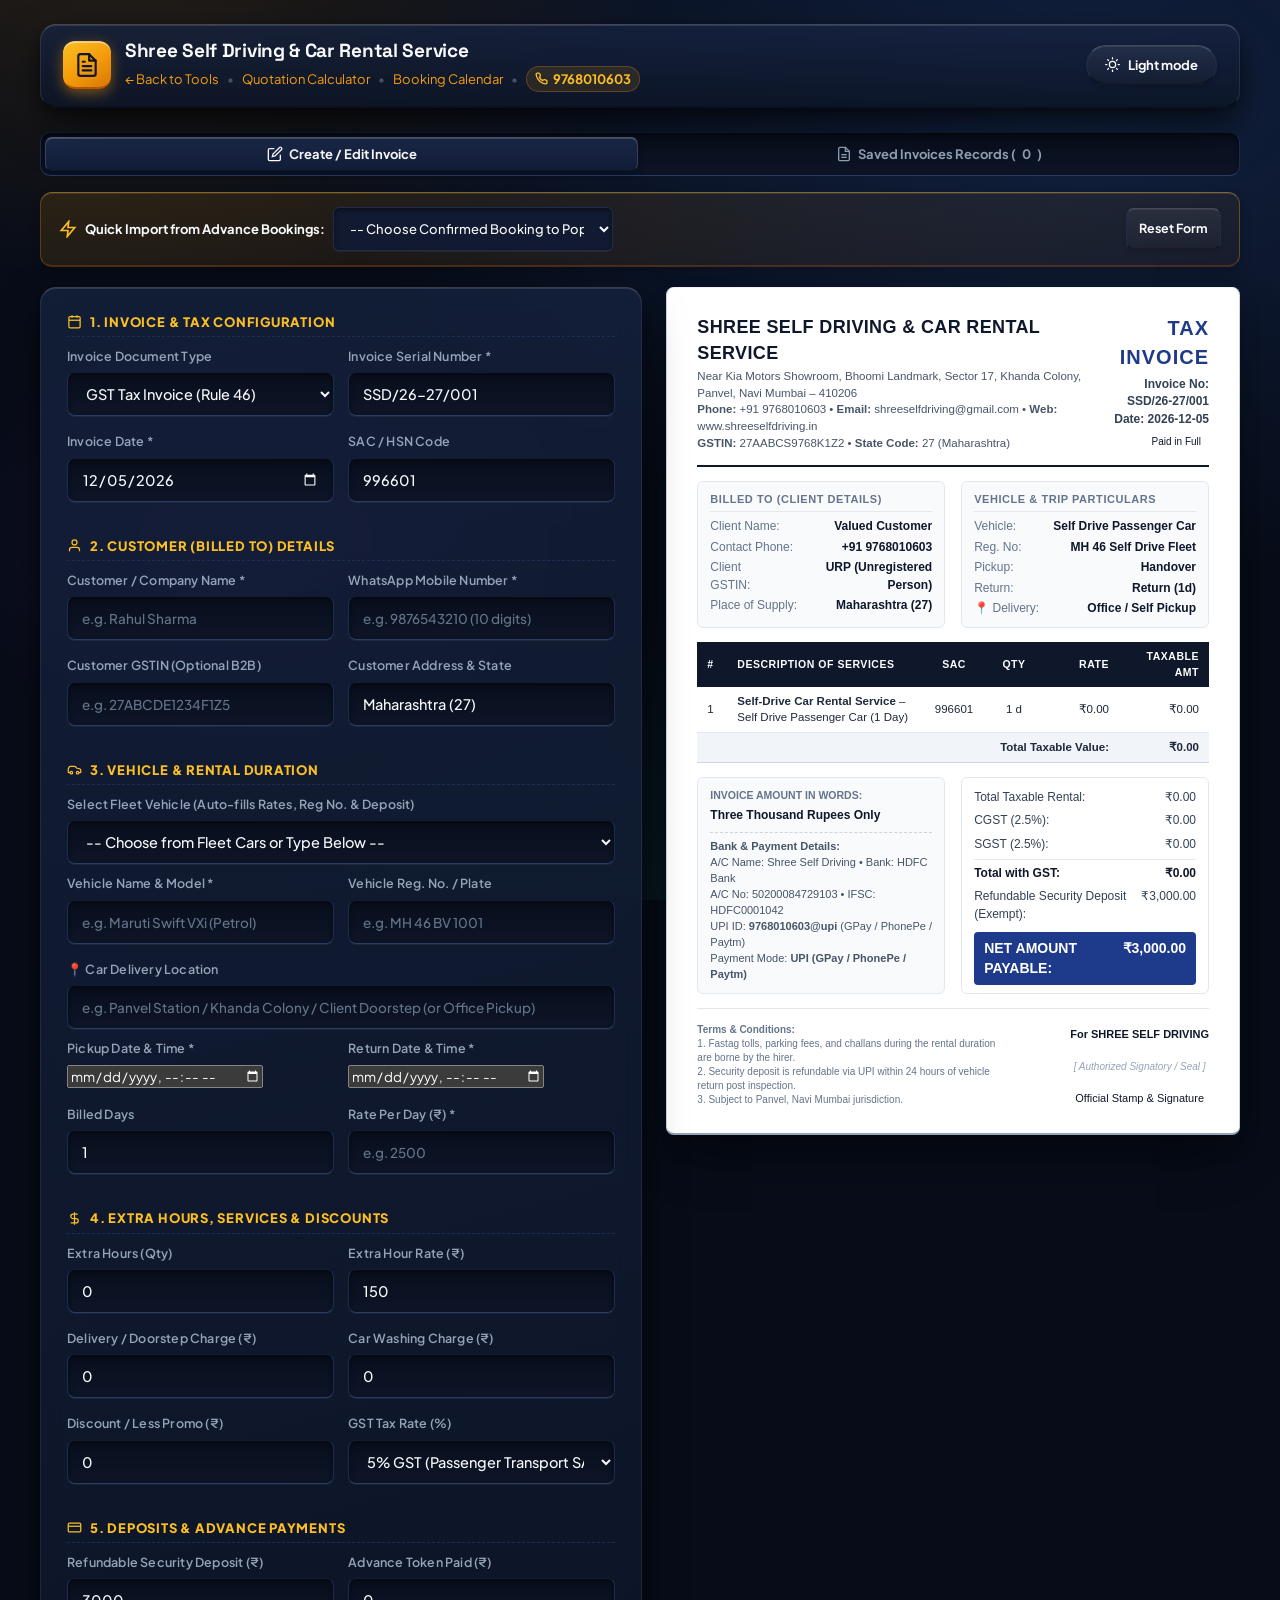
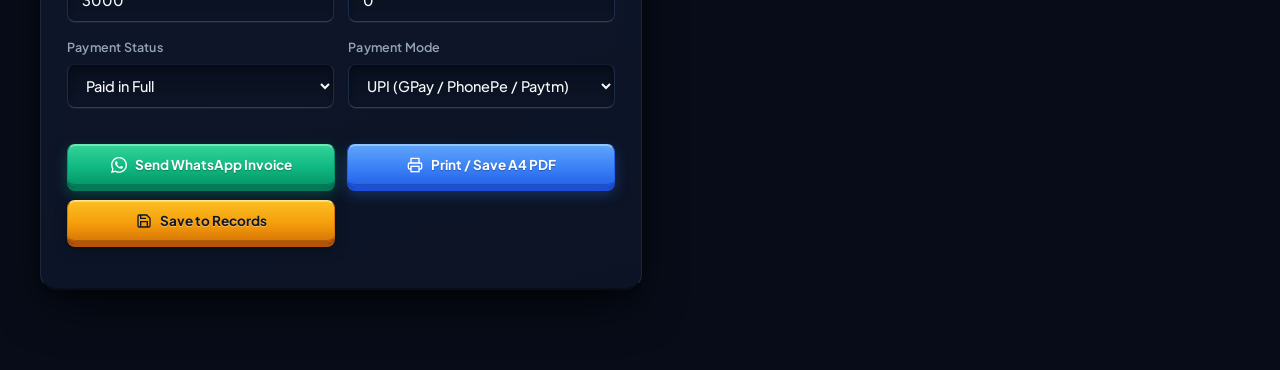
<file: invoice/index.html>
<!DOCTYPE html>
<html lang="en">
<head>
<meta charset="utf-8">
<meta name="viewport" content="width=device-width, initial-scale=1">
<title>GST Invoice Generator - Shree Self Driving &amp; Car Rental Service</title>
<link rel="stylesheet" href="../styles.css">
<script src="../theme.js"></script>
<style>
/* Invoice Generator Dedicated Styling */
.inv-layout {
  display: grid;
  grid-template-columns: 1.05fr 1fr;
  gap: 24px;
  align-items: start;
  margin-top: 20px;
}
.inv-tabs {
  display: flex;
  background: linear-gradient(180deg, #080e1c 0%, #0d1527 100%);
  border: 1px solid #1e2c4c;
  border-top: 1px solid #121c32;
  border-bottom: 1px solid #2a3d66;
  border-radius: 10px;
  padding: 4px;
  gap: 4px;
  margin-bottom: 16px;
  box-shadow: inset 0 2px 4px rgba(0, 0, 0, 0.45);
}
.inv-tab {
  flex: 1;
  padding: 8px 14px;
  font-size: 13px;
  font-weight: 700;
  border-radius: 7px;
  border: 1px solid transparent;
  background: transparent;
  color: var(--text-muted);
  cursor: pointer;
  transition: all 0.15s cubic-bezier(0.16, 1, 0.3, 1);
  display: inline-flex;
  align-items: center;
  justify-content: center;
  gap: 6px;
}
.inv-tab.active {
  background: linear-gradient(180deg, rgba(30, 48, 86, 0.85) 0%, rgba(19, 30, 56, 0.95) 100%);
  color: #ffffff;
  box-shadow: 0 2px 6px rgba(0, 0, 0, 0.3), inset 0 1px 0 rgba(255, 255, 255, 0.2);
  border: 1px solid rgba(255, 255, 255, 0.15);
  border-top: 1px solid rgba(255, 255, 255, 0.3);
  border-bottom: 1.5px solid rgba(0, 0, 0, 0.4);
}
.import-bar {
  background: linear-gradient(165deg, rgba(245, 158, 11, 0.12) 0%, rgba(217, 119, 6, 0.05) 100%);
  border: 1px solid rgba(245, 158, 11, 0.3);
  border-top: 1px solid rgba(251, 191, 36, 0.45);
  border-bottom: 2px solid rgba(180, 83, 9, 0.3);
  border-radius: 12px;
  padding: 14px 18px;
  margin-bottom: 20px;
  display: flex;
  align-items: center;
  justify-content: space-between;
  gap: 12px;
  flex-wrap: wrap;
  box-shadow: 0 4px 12px rgba(0, 0, 0, 0.2), inset 0 1px 0 rgba(255, 255, 255, 0.1);
}
.import-bar select {
  background: var(--card);
  border: 1px solid var(--border);
  color: var(--text-main);
  padding: 6px 12px;
  border-radius: 6px;
  font-size: 13px;
  max-width: 280px;
}
.section-head {
  display: flex;
  align-items: center;
  gap: 8px;
  font-size: 13px;
  font-weight: 800;
  color: var(--accent-gold);
  text-transform: uppercase;
  letter-spacing: 0.06em;
  margin: 18px 0 10px 0;
  padding-bottom: 4px;
  border-bottom: 1px dashed var(--border);
}
.section-head:first-of-type {
  margin-top: 0;
}

/* Printable A4 Tax Invoice Card */
.invoice-sheet {
  background: #ffffff !important;
  color: #0f172a !important;
  border: 1px solid #cbd5e1;
  border-top: 1px solid #f1f5f9;
  border-bottom: 2px solid #94a3b8;
  border-radius: 8px;
  padding: 26px 30px;
  box-shadow: 0 10px 25px -5px rgba(0,0,0,0.25), 0 25px 50px -10px rgba(0,0,0,0.45), inset 0 1px 0 #ffffff;
  font-family: -apple-system, BlinkMacSystemFont, "Segoe UI", Roboto, Arial, sans-serif;
  font-size: 12.5px;
  line-height: 1.45;
  box-sizing: border-box;
  transition: all 0.25s cubic-bezier(0.16, 1, 0.3, 1);
}
.sheet-header {
  display: flex;
  justify-content: space-between;
  align-items: flex-start;
  padding-bottom: 14px;
  border-bottom: 2px solid #0f172a;
  margin-bottom: 14px;
}
.sheet-brand h2 {
  font-size: 18px;
  font-weight: 900;
  color: #0f172a;
  margin: 0 0 2px 0;
  text-transform: uppercase;
  letter-spacing: 0.02em;
}
.sheet-brand p {
  margin: 0;
  font-size: 11.5px;
  color: #475569;
}
.sheet-title-badge {
  text-align: right;
}
.sheet-title-badge h1 {
  font-size: 20px;
  font-weight: 900;
  color: #1e3a8a;
  margin: 0 0 4px 0;
  letter-spacing: 0.05em;
}
.sheet-num-date {
  font-size: 12px;
  font-weight: 700;
  color: #334155;
}
.meta-grid {
  display: grid;
  grid-template-columns: 1fr 1fr;
  gap: 16px;
  margin-bottom: 14px;
  font-size: 12px;
}
.meta-box {
  background: #f8fafc;
  border: 1px solid #e2e8f0;
  border-radius: 6px;
  padding: 10px 12px;
}
.meta-box h4 {
  margin: 0 0 6px 0;
  font-size: 11px;
  font-weight: 800;
  text-transform: uppercase;
  color: #64748b;
  letter-spacing: 0.05em;
  border-bottom: 1px solid #e2e8f0;
  padding-bottom: 3px;
}
.meta-row {
  display: flex;
  justify-content: space-between;
  margin-bottom: 3px;
}
.meta-row:last-child {
  margin-bottom: 0;
}
.meta-lbl {
  color: #64748b;
}
.meta-val {
  font-weight: 700;
  color: #0f172a;
  text-align: right;
}

/* Line Items Table */
.sheet-table {
  width: 100%;
  border-collapse: collapse;
  margin-bottom: 14px;
  font-size: 11.5px;
}
.sheet-table th {
  background: #0f172a;
  color: #ffffff;
  padding: 7px 10px;
  text-align: left;
  font-weight: 700;
  text-transform: uppercase;
  font-size: 10.5px;
  letter-spacing: 0.05em;
}
.sheet-table th.tar, .sheet-table td.tar {
  text-align: right;
}
.sheet-table th.tac, .sheet-table td.tac {
  text-align: center;
}
.sheet-table td {
  padding: 6px 10px;
  border-bottom: 1px solid #e2e8f0;
  color: #1e293b;
}
.sheet-table tr:nth-child(even) td {
  background: #f8fafc;
}
.sheet-table tr.total-row td {
  font-weight: 800;
  background: #f1f5f9;
  border-top: 1px solid #cbd5e1;
  border-bottom: 1px solid #cbd5e1;
}

/* Totals Box */
.sheet-calc-grid {
  display: grid;
  grid-template-columns: 1fr 1fr;
  gap: 16px;
  margin-bottom: 14px;
}
.sheet-words-box {
  background: #f8fafc;
  border: 1px solid #e2e8f0;
  border-radius: 6px;
  padding: 10px 12px;
  display: flex;
  flex-direction: column;
  justify-content: space-between;
}
.sheet-words-title {
  font-size: 10.5px;
  font-weight: 800;
  text-transform: uppercase;
  color: #64748b;
  margin-bottom: 4px;
}
.sheet-words-text {
  font-size: 12px;
  font-weight: 700;
  color: #0f172a;
  line-height: 1.4;
}
.sheet-bank-box {
  margin-top: 8px;
  font-size: 11px;
  color: #475569;
  border-top: 1px dashed #cbd5e1;
  padding-top: 6px;
}
.sheet-calc-box {
  border: 1px solid #e2e8f0;
  border-radius: 6px;
  background: #ffffff;
  padding: 8px 12px;
}
.sheet-calc-row {
  display: flex;
  justify-content: space-between;
  padding: 3px 0;
  font-size: 12px;
  color: #334155;
}
.sheet-calc-row.bold {
  font-weight: 800;
  color: #0f172a;
  border-top: 1px solid #e2e8f0;
  padding-top: 5px;
  margin-top: 3px;
}
.sheet-calc-row.grand-total {
  background: #1e3a8a;
  color: #ffffff;
  font-size: 14px;
  font-weight: 900;
  padding: 6px 10px;
  border-radius: 4px;
  margin-top: 6px;
}
.sheet-sign-box {
  display: flex;
  justify-content: space-between;
  align-items: flex-end;
  padding-top: 14px;
  border-top: 1px solid #e2e8f0;
}
.sheet-terms {
  max-width: 60%;
  font-size: 10px;
  color: #64748b;
  line-height: 1.4;
}
.sheet-seal {
  text-align: center;
  font-size: 11px;
}
.sheet-seal-space {
  height: 48px;
  display: flex;
  align-items: center;
  justify-content: center;
  color: #94a3b8;
  font-style: italic;
  font-size: 10px;
}

/* History List Table */
.history-table {
  width: 100%;
  border-collapse: collapse;
}
.history-table th {
  background: var(--card-surface);
  color: var(--text-muted);
  text-align: left;
  padding: 10px 14px;
  font-size: 12px;
  font-weight: 700;
  text-transform: uppercase;
  border-bottom: 1px solid var(--border);
}
.history-table td {
  padding: 12px 14px;
  border-bottom: 1px solid var(--border);
  font-size: 13.5px;
}
.history-table tr:hover td {
  background: var(--card-hover);
}

@media (max-width: 1050px) {
  .inv-layout {
    grid-template-columns: 1fr;
  }
}

@media print {
  body * {
    visibility: hidden;
  }
  #invoicePreviewSheet, #invoicePreviewSheet * {
    visibility: visible;
  }
  #invoicePreviewSheet {
    position: absolute;
    left: 0;
    top: 0;
    width: 100% !important;
    border: none !important;
    box-shadow: none !important;
  }
}

/* ==========================================================================
   Light Mode Complete Visibility & Contrast Audit Overrides for Invoice
   ========================================================================== */
[data-theme="light"] .inv-tabs {
  background: #f1f5f9 !important;
  border: 1.5px solid #cbd5e1 !important;
  box-shadow: inset 0 2px 4px rgba(15, 23, 42, 0.08) !important;
}

[data-theme="light"] .inv-tab {
  color: #334155 !important;
  font-weight: 700 !important;
}

[data-theme="light"] .inv-tab:hover {
  color: #0f172a !important;
  background: rgba(0, 0, 0, 0.04) !important;
}

[data-theme="light"] .inv-tab.active {
  background: #ffffff !important;
  color: #0f172a !important;
  border: 1.5px solid #94a3b8 !important;
  box-shadow: 0 2px 6px rgba(15, 23, 42, 0.14) !important;
}

[data-theme="light"] .import-bar {
  background: #fef3c7 !important;
  border: 1.5px solid #f59e0b !important;
  color: #78350f !important;
}

[data-theme="light"] .import-bar select {
  background: #ffffff !important;
  border: 1.5px solid #94a3b8 !important;
  color: #020617 !important;
  font-weight: 700 !important;
}

[data-theme="light"] .section-head {
  color: #92400e !important;
  border-bottom: 1.5px dashed #cbd5e1 !important;
  font-weight: 800 !important;
}

[data-theme="light"] .history-table th {
  background: #f1f5f9 !important;
  color: #0f172a !important;
  border-bottom: 2px solid #cbd5e1 !important;
  font-weight: 800 !important;
}

[data-theme="light"] .history-table td {
  color: #020617 !important;
  border-bottom: 1px solid #e2e8f0 !important;
  font-weight: 600 !important;
}

[data-theme="light"] .history-table tr:hover td {
  background: #f8fafc !important;
}

</style>
</head>
<body>
<div class="wrap">
  <!-- ================= BRAND BAR ================= -->
  <header class="brandbar">
    <div class="brand-left">
      <div class="brand-icon-badge" aria-hidden="true">
        <svg viewBox="0 0 24 24" fill="none" stroke="currentColor" stroke-width="2" stroke-linecap="round" stroke-linejoin="round">
          <path d="M14 2H6a2 2 0 0 0-2 2v16a2 2 0 0 0 2 2h12a2 2 0 0 0 2-2V8z"/><polyline points="14 2 14 8 20 8"/><line x1="16" y1="13" x2="8" y2="13"/><line x1="16" y1="17" x2="8" y2="17"/><polyline points="10 9 9 9 8 9"/>
        </svg>
      </div>
      <div class="brand-text">
        <h1>Shree Self Driving &amp; Car Rental Service</h1>
        <p>
          <a href="../index.html">&larr; Back to Tools</a>
          <span style="opacity:.4;">&bull;</span>
          <a href="../quote/index.html">Quotation Calculator</a>
          <span style="opacity:.4;">&bull;</span>
          <a href="../calendar/index.html">Booking Calendar</a>
          <span style="opacity:.4;">&bull;</span>
          <a href="tel:9768010603" class="brand-phone-pill" title="Bookings">
            <svg viewBox="0 0 24 24" width="13" height="13" fill="none" stroke="currentColor" stroke-width="2.5" stroke-linecap="round" stroke-linejoin="round" aria-hidden="true"><path d="M22 16.92v3a2 2 0 0 1-2.18 2 19.79 19.79 0 0 1-8.63-3.07 19.5 19.5 0 0 1-6-6 19.79 19.79 0 0 1-3.07-8.67A2 2 0 0 1 4.11 2h3a2 2 0 0 1 2 1.72 12.84 12.84 0 0 0 .7 2.81 2 2 0 0 1-.45 2.11L8.09 9.91a16 16 0 0 0 6 6l1.27-1.27a2 2 0 0 1 2.11-.45 12.84 12.84 0 0 0 2.81.7A2 2 0 0 1 22 16.92z"/></svg>
            9768010603
          </a>
        </p>
      </div>
    </div>
    <div class="brand-actions">
      <button class="theme-toggle" type="button" data-theme-toggle aria-label="Toggle theme">Light mode</button>
    </div>
  </header>

  <!-- ================= TOP TABS ================= -->
  <div class="inv-tabs" style="margin-top:18px;">
    <button type="button" class="inv-tab active" id="tabEditor">
      <svg viewBox="0 0 24 24" width="16" height="16" fill="none" stroke="currentColor" stroke-width="2"><path d="M11 4H4a2 2 0 0 0-2 2v14a2 2 0 0 0 2 2h14a2 2 0 0 0 2-2v-7"/><path d="M18.5 2.5a2.121 2.121 0 0 1 3 3L12 15l-4 1 1-4 9.5-9.5z"/></svg>
      Create / Edit Invoice
    </button>
    <button type="button" class="inv-tab" id="tabHistory">
      <svg viewBox="0 0 24 24" width="16" height="16" fill="none" stroke="currentColor" stroke-width="2"><path d="M14 2H6a2 2 0 0 0-2 2v16a2 2 0 0 0 2 2h12a2 2 0 0 0 2-2V8z"/><polyline points="14 2 14 8 20 8"/><line x1="16" y1="13" x2="8" y2="13"/><line x1="16" y1="17" x2="8" y2="17"/></svg>
      Saved Invoices Records (<span id="historyCount">0</span>)
    </button>
  </div>

  <!-- ================= VIEW 1: INVOICE GENERATOR EDITOR ================= -->
  <div id="viewEditor">
    <!-- Quick Sync / Import Bar -->
    <div class="import-bar">
      <div style="display:flex; align-items:center; gap:8px;">
        <svg viewBox="0 0 24 24" width="18" height="18" fill="none" stroke="currentColor" stroke-width="2.2" style="color:var(--accent-gold);"><polygon points="13 2 3 14 12 14 11 22 21 10 12 10 13 2"/></svg>
        <span style="font-weight:700; font-size:13px; color:var(--text-main);">Quick Import from Advance Bookings:</span>
        <select id="selImportBooking">
          <option value="">-- Choose Confirmed Booking to Populate --</option>
        </select>
      </div>
      <div>
        <button type="button" class="btn ghost" id="btnResetInvoice" style="padding:5px 12px; font-size:12.5px;">
          Reset Form
        </button>
      </div>
    </div>

    <div class="inv-layout">
      <!-- INPUTS FORM PANEL -->
      <form class="card panel" id="formInvoice" autocomplete="off" onsubmit="return false;">
        
        <!-- SECTION 1: INVOICE META -->
        <div class="section-head">
          <svg viewBox="0 0 24 24" width="15" height="15" fill="none" stroke="currentColor" stroke-width="2"><rect x="3" y="4" width="18" height="18" rx="2" ry="2"/><line x1="16" y1="2" x2="16" y2="6"/><line x1="8" y1="2" x2="8" y2="6"/><line x1="3" y1="10" x2="21" y2="10"/></svg>
          1. Invoice &amp; Tax Configuration
        </div>
        <div class="grid2">
          <div class="field">
            <label for="invType">Invoice Document Type</label>
            <select id="invType">
              <option value="TAX INVOICE">GST Tax Invoice (Rule 46)</option>
              <option value="BILL OF SUPPLY">Bill of Supply (Non-GST)</option>
              <option value="PROFORMA INVOICE">Proforma Invoice</option>
            </select>
          </div>
          <div class="field">
            <label for="invNumber">Invoice Serial Number *</label>
            <input type="text" id="invNumber" value="SSD/26-27/001" required>
          </div>
        </div>
        <div class="grid2">
          <div class="field">
            <label for="invDate">Invoice Date *</label>
            <input type="date" id="invDate" required>
          </div>
          <div class="field">
            <label for="invSac">SAC / HSN Code</label>
            <input type="text" id="invSac" value="996601" placeholder="996601 (Rental of passenger cars)">
          </div>
        </div>

        <!-- SECTION 2: BILLED TO (CUSTOMER DETAILS) -->
        <div class="section-head">
          <svg viewBox="0 0 24 24" width="15" height="15" fill="none" stroke="currentColor" stroke-width="2"><path d="M20 21v-2a4 4 0 0 0-4-4H8a4 4 0 0 0-4 4v2"/><circle cx="12" cy="7" r="4"/></svg>
          2. Customer (Billed To) Details
        </div>
        <div class="grid2">
          <div class="field">
            <label for="custName">Customer / Company Name *</label>
            <input type="text" id="custName" placeholder="e.g. Rahul Sharma" required>
          </div>
          <div class="field">
            <label for="custPhone">WhatsApp Mobile Number *</label>
            <input type="tel" id="custPhone" placeholder="e.g. 9876543210 (10 digits)" required>
          </div>
        </div>
        <div class="grid2">
          <div class="field">
            <label for="custGstin">Customer GSTIN (Optional B2B)</label>
            <input type="text" id="custGstin" placeholder="e.g. 27ABCDE1234F1Z5">
          </div>
          <div class="field">
            <label for="custAddress">Customer Address &amp; State</label>
            <input type="text" id="custAddress" value="Maharashtra (27)" placeholder="City / Address, State">
          </div>
        </div>

        <!-- SECTION 3: VEHICLE & TRIP DETAILS -->
        <div class="section-head">
          <svg viewBox="0 0 24 24" width="15" height="15" fill="none" stroke="currentColor" stroke-width="2"><path d="M19 17h2c.6 0 1-.4 1-1v-3c0-.9-.7-1.7-1.5-1.9C18.7 10.6 16 10 16 10s-1.3-1.4-2.2-2.3c-.5-.4-1.1-.7-1.8-.7H5c-.6 0-1.1.4-1.4.9l-1.5 2.8C2.1 10.8 2 11 2 11.2V16c0 .6.4 1 1 1h2"/><circle cx="7" cy="17" r="2"/><circle cx="17" cy="17" r="2"/></svg>
          3. Vehicle &amp; Rental Duration
        </div>
        <div class="field" style="margin-bottom:10px;">
          <label for="invVehicleSelect">Select Fleet Vehicle (Auto-fills Rates, Reg No. &amp; Deposit)</label>
          <select id="invVehicleSelect">
            <option value="">-- Choose from Fleet Cars or Type Below --</option>
          </select>
        </div>
        <div class="grid2">
          <div class="field">
            <label for="vehName">Vehicle Name &amp; Model *</label>
            <input type="text" id="vehName" placeholder="e.g. Maruti Swift VXi (Petrol)" required>
          </div>
          <div class="field">
            <label for="vehReg">Vehicle Reg. No. / Plate</label>
            <input type="text" id="vehReg" placeholder="e.g. MH 46 BV 1001">
          </div>
        </div>
        <div class="field" style="margin-bottom:10px;">
          <label for="deliveryLocation">📍 Car Delivery Location</label>
          <input type="text" id="deliveryLocation" list="invLocationList" placeholder="e.g. Panvel Station / Khanda Colony / Client Doorstep (or Office Pickup)">
          <datalist id="invLocationList"></datalist>
        </div>
        <div class="grid2">
          <div class="field">
            <label for="pickupDateTime">Pickup Date &amp; Time *</label>
            <input type="datetime-local" id="pickupDateTime" required>
          </div>
          <div class="field">
            <label for="returnDateTime">Return Date &amp; Time *</label>
            <input type="datetime-local" id="returnDateTime" required>
          </div>
        </div>
        <div class="grid2">
          <div class="field">
            <label for="billDays">Billed Days</label>
            <input type="number" id="billDays" value="1" min="1" step="1">
          </div>
          <div class="field">
            <label for="dayRate">Rate Per Day (₹) *</label>
            <input type="number" id="dayRate" placeholder="e.g. 2500" min="0" required>
          </div>
        </div>

        <!-- SECTION 4: EXTRA CHARGES & ADJUSTMENTS -->
        <div class="section-head">
          <svg viewBox="0 0 24 24" width="15" height="15" fill="none" stroke="currentColor" stroke-width="2"><path d="M12 2v20"/><path d="M17 5H9.5a3.5 3.5 0 0 0 0 7h5a3.5 3.5 0 0 1 0 7H6"/></svg>
          4. Extra Hours, Services &amp; Discounts
        </div>
        <div class="grid2">
          <div class="field">
            <label for="extraHours">Extra Hours (Qty)</label>
            <input type="number" id="extraHours" value="0" min="0" step="1">
          </div>
          <div class="field">
            <label for="extraHourRate">Extra Hour Rate (₹)</label>
            <input type="number" id="extraHourRate" value="150" min="0">
          </div>
        </div>
        <div class="grid2">
          <div class="field">
            <label for="deliveryCharges">Delivery / Doorstep Charge (₹)</label>
            <input type="number" id="deliveryCharges" value="0" min="0">
          </div>
          <div class="field">
            <label for="washingCharges">Car Washing Charge (₹)</label>
            <input type="number" id="washingCharges" value="0" min="0">
          </div>
        </div>
        <div class="grid2">
          <div class="field">
            <label for="discount">Discount / Less Promo (₹)</label>
            <input type="number" id="discount" value="0" min="0">
          </div>
          <div class="field">
            <label for="gstRate">GST Tax Rate (%)</label>
            <select id="gstRate">
              <option value="5">5% GST (Passenger Transport SAC 9966)</option>
              <option value="12">12% GST (With ITC)</option>
              <option value="18">18% GST (Equipment Rental SAC 9973)</option>
              <option value="0">0% (Nil / Exempt / Bill of Supply)</option>
            </select>
          </div>
        </div>

        <!-- SECTION 5: ADVANCE TOKEN & DEPOSIT -->
        <div class="section-head">
          <svg viewBox="0 0 24 24" width="15" height="15" fill="none" stroke="currentColor" stroke-width="2"><rect x="2" y="5" width="20" height="14" rx="2"/><line x1="2" y1="10" x2="22" y2="10"/></svg>
          5. Deposits &amp; Advance Payments
        </div>
        <div class="grid2">
          <div class="field">
            <label for="deposit">Refundable Security Deposit (₹)</label>
            <input type="number" id="deposit" value="3000" min="0" title="Security deposit is exempt from GST">
          </div>
          <div class="field">
            <label for="tokenPaid">Advance Token Paid (₹)</label>
            <input type="number" id="tokenPaid" value="0" min="0">
          </div>
        </div>
        <div class="grid2">
          <div class="field">
            <label for="paymentStatus">Payment Status</label>
            <select id="paymentStatus">
              <option value="Paid in Full">Paid in Full</option>
              <option value="Balance Due">Balance Due at Handover</option>
              <option value="Partial Paid">Partial Paid</option>
            </select>
          </div>
          <div class="field">
            <label for="paymentMode">Payment Mode</label>
            <select id="paymentMode">
              <option value="UPI (GPay / PhonePe / Paytm)">UPI (GPay / PhonePe / Paytm)</option>
              <option value="Cash">Cash</option>
              <option value="Bank Transfer / NEFT / IMPS">Bank Transfer / NEFT / IMPS</option>
              <option value="Credit / Debit Card">Credit / Debit Card</option>
            </select>
          </div>
        </div>

        <!-- ACTION BUTTONS -->
        <div class="actions" style="margin-top:20px;">
          <button class="btn wa" id="btnWaInvoice" type="button" style="flex:1;">
            <svg viewBox="0 0 24 24" width="16" height="16" fill="currentColor"><path d="M17.472 14.382c-.297-.149-1.758-.867-2.03-.967-.273-.099-.471-.148-.67.15-.197.297-.767.966-.94 1.164-.173.199-.347.223-.644.075-.297-.15-1.255-.463-2.39-1.475-.883-.788-1.48-1.761-1.653-2.059-.173-.297-.018-.458.13-.606.134-.133.298-.347.446-.52.149-.174.198-.298.298-.497.099-.198.05-.371-.025-.52-.075-.149-.669-1.612-.916-2.207-.242-.579-.487-.5-.669-.51-.173-.008-.371-.01-.57-.01-.198 0-.52.074-.792.372-.272.297-1.04 1.016-1.04 2.479 0 1.462 1.065 2.875 1.213 3.074.149.198 2.096 3.2 5.077 4.487.709.306 1.262.489 1.694.625.712.227 1.36.195 1.871.118.571-.085 1.758-.719 2.006-1.413.248-.694.248-1.289.173-1.413-.074-.124-.272-.198-.57-.347m-5.421 7.403h-.004a9.87 9.87 0 01-5.031-1.378l-.361-.214-3.741.982.998-3.648-.235-.374a9.86 9.86 0 01-1.51-5.26c.001-5.45 4.436-9.884 9.888-9.884 2.64 0 5.122 1.03 6.988 2.898a9.825 9.825 0 012.893 6.994c-.003 5.45-4.437 9.884-9.888 9.884m8.413-18.297A11.815 11.815 0 0012.05 0C5.495 0 .16 5.335.157 11.892c0 2.096.547 4.142 1.588 5.945L.057 24l6.305-1.654a11.882 11.882 0 005.683 1.448h.005c6.554 0 11.89-5.335 11.893-11.893a11.821 11.821 0 00-3.48-8.413Z"/></svg>
            Send WhatsApp Invoice
          </button>
          <button class="btn pdf" id="btnPrintPdf" type="button" style="flex:1;">
            <svg viewBox="0 0 24 24" width="16" height="16" fill="none" stroke="currentColor" stroke-width="2"><path d="M6 9V2h12v7"/><path d="M6 18H4a2 2 0 0 1-2-2v-5a2 2 0 0 1 2-2h16a2 2 0 0 1 2 2v5a2 2 0 0 1-2 2h-2"/><rect x="6" y="14" width="12" height="8"/></svg>
            Print / Save A4 PDF
          </button>
          <button class="btn primary" id="btnSaveInvoice" type="button" style="padding:10px 18px;">
            <svg viewBox="0 0 24 24" width="16" height="16" fill="none" stroke="currentColor" stroke-width="2"><path d="M19 21H5a2 2 0 0 1-2-2V5a2 2 0 0 1 2-2h11l5 5v11a2 2 0 0 1-2 2z"/><polyline points="17 21 17 13 7 13 7 21"/><polyline points="7 3 7 8 15 8"/></svg>
            Save to Records
          </button>
        </div>
      </form>

      <!-- LIVE EXECUTIVE INVOICE SHEET PREVIEW -->
      <aside>
        <div id="invoicePreviewSheet" class="invoice-sheet">
          <!-- Dynamically populated via JS renderInvoice() -->
        </div>
      </aside>
    </div>
  </div>

  <!-- ================= VIEW 2: SAVED INVOICES RECORDS ================= -->
  <div id="viewHistory" style="display:none; margin-top:14px;">
    <div class="card" style="padding:20px; border-radius:12px;">
      <div style="display:flex; justify-content:space-between; align-items:center; margin-bottom:16px;">
        <h3 style="margin:0; font-family:var(--font-display); font-size:18px;">Issued Tax Invoices Database</h3>
        <input type="text" id="searchHistory" class="search-input" placeholder="Search invoice, customer, car..." style="width:260px;">
      </div>
      <div style="overflow-x:auto;">
        <table class="history-table">
          <thead>
            <tr>
              <th>Invoice No</th>
              <th>Date</th>
              <th>Customer</th>
              <th>Vehicle</th>
              <th>Taxable</th>
              <th>GST</th>
              <th>Net Total</th>
              <th>Status</th>
              <th>Actions</th>
            </tr>
          </thead>
          <tbody id="historyTableBody"></tbody>
        </table>
      </div>
    </div>
  </div>
</div>

<script src="../calc.js?v=20261118_02"></script>
<script src="../html2pdf.bundle.min.js"></script>
<script>
(function () {
  'use strict';

  var INVOICES_KEY = 'sdr-invoices';
  var BOOKINGS_KEY = 'sdr-bookings';
  var VEH_KEY = 'sdr-vehicles';

  var $ = function (id) { return document.getElementById(id); };
  var val = function (id) { return ($(id).value || '').trim(); };
  var numVal = function (id) { return parseFloat(val(id)) || 0; };
  var esc = function (s) {
    return String(s == null ? '' : s).replace(/[&<>"']/g, function (c) {
      return { '&': '&amp;', '<': '&lt;', '>': '&gt;', '"': '&quot;', "'": '&#39;' }[c];
    });
  };

  /* Format Currency Indian */
  function fmt(n) {
    return '₹' + (Number(n) || 0).toLocaleString('en-IN', { minimumFractionDigits: 2, maximumFractionDigits: 2 });
  }

  /* Number to Words converter (Indian numbering system) */
  function numToWords(n) {
    n = Math.round(n);
    if (n === 0) return 'Zero Rupees Only';
    var a = ['', 'One', 'Two', 'Three', 'Four', 'Five', 'Six', 'Seven', 'Eight', 'Nine', 'Ten',
      'Eleven', 'Twelve', 'Thirteen', 'Fourteen', 'Fifteen', 'Sixteen', 'Seventeen', 'Eighteen', 'Nineteen'];
    var b = ['', '', 'Twenty', 'Thirty', 'Forty', 'Fifty', 'Sixty', 'Seventy', 'Eighty', 'Ninety'];

    function inWords(num) {
      if (num < 20) return a[num];
      var digit = num % 10;
      return b[Math.floor(num / 10)] + (digit ? ' ' + a[digit] : '');
    }

    var str = '';
    var crore = Math.floor(n / 10000000); n %= 10000000;
    var lakh = Math.floor(n / 100000); n %= 100000;
    var thousand = Math.floor(n / 1000); n %= 1000;
    var hundred = Math.floor(n / 100); n %= 100;

    if (crore) str += inWords(crore) + ' Crore ';
    if (lakh) str += inWords(lakh) + ' Lakh ';
    if (thousand) str += inWords(thousand) + ' Thousand ';
    if (hundred) str += inWords(hundred) + ' Hundred ';
    if (n) {
      if (str) str += 'and ';
      str += inWords(n) + ' ';
    }
    return str.trim() + ' Rupees Only';
  }

  /* Clean Phone */
  function cleanPhone(raw) {
    if (!raw) return '';
    var num = String(raw).replace(/\D/g, '');
    if (!num) return '';
    if (num.length === 11 && num.charAt(0) === '0') num = num.substring(1);
    if (num.length === 13 && num.substring(0, 3) === '910') num = '91' + num.substring(3);
    if (num.length === 10) num = '91' + num;
    return num;
  }

  /* Load / Save Invoices */
  function loadInvoices() {
    try {
      var d = localStorage.getItem(INVOICES_KEY);
      if (d) {
        var p = JSON.parse(d);
        if (Array.isArray(p)) return p;
      }
    } catch (e) {}
    return [];
  }

  function saveInvoices(list) {
    try {
      localStorage.setItem(INVOICES_KEY, JSON.stringify(list));
    } catch (e) {}
  }

  var DEFAULT_FLEET = [
    { id: 'swift-vxi', name: 'Maruti Swift VXi', regNo: 'MH 46 BV 1001', fuel: 'Petrol', seats: '5 Seater', ratePerDay: '2000', extraHourRate: '150', kmPerDay: '300', extraKMRate: '9', token: '1000', deposit: '3000', deliveryCharges: '0', washingCharges: '0' },
    { id: 'wagonr-zxi', name: 'Maruti WagonR ZXi', regNo: 'MH 46 BV 1002', fuel: 'Petrol / CNG', seats: '5 Seater', ratePerDay: '1800', extraHourRate: '120', kmPerDay: '300', extraKMRate: '8', token: '1000', deposit: '3000', deliveryCharges: '0', washingCharges: '0' },
    { id: 'ertiga-zxi', name: 'Maruti Ertiga ZXi', regNo: 'MH 46 BV 1003', fuel: 'Petrol / CNG', seats: '7 Seater', ratePerDay: '3000', extraHourRate: '200', kmPerDay: '300', extraKMRate: '11', token: '1500', deposit: '4000', deliveryCharges: '0', washingCharges: '0' },
    { id: 'creta-sx', name: 'Hyundai Creta SX', regNo: 'MH 46 BV 1004', fuel: 'Diesel', seats: '5 Seater', ratePerDay: '3500', extraHourRate: '250', kmPerDay: '300', extraKMRate: '12', token: '2000', deposit: '5000', deliveryCharges: '0', washingCharges: '0' },
    { id: 'thar-4x4', name: 'Mahindra Thar 4x4', regNo: 'MH 46 BV 1005', fuel: 'Diesel AT', seats: '4 Seater', ratePerDay: '4500', extraHourRate: '300', kmPerDay: '300', extraKMRate: '15', token: '2000', deposit: '6000', deliveryCharges: '0', washingCharges: '0' },
    { id: 'scorpio-n', name: 'Mahindra Scorpio-N', regNo: 'MH 46 BV 1006', fuel: 'Diesel', seats: '7 Seater', ratePerDay: '4000', extraHourRate: '250', kmPerDay: '300', extraKMRate: '14', token: '2000', deposit: '5000', deliveryCharges: '0', washingCharges: '0' }
  ];

  function loadVehicles() {
    if (window.RentalCalc && typeof window.RentalCalc.loadFleet === 'function') {
      try {
        return window.RentalCalc.loadFleet();
      } catch (e) {
        console.warn('RentalCalc.loadFleet error:', e);
      }
    }
    try {
      var raw = localStorage.getItem('sdr-vehicles');
      if (raw) {
        var parsed = JSON.parse(raw);
        if (Array.isArray(parsed) && parsed.length > 0) return parsed;
      }
    } catch (e) {}
    return DEFAULT_FLEET.slice();
  }

  function saveVehicles(list) {
    try {
      localStorage.setItem('sdr-vehicles', JSON.stringify(list));
    } catch (e) {}
    if (window.RentalCalc && typeof window.RentalCalc.saveFleet === 'function') {
      try {
        window.RentalCalc.saveFleet(list);
      } catch (e) {}
    }
  }

  function findVehicleHelper(idOrName) {
    if (window.RentalCalc && typeof window.RentalCalc.findVehicle === 'function') {
      try {
        var found = window.RentalCalc.findVehicle(idOrName);
        if (found) return found;
      } catch (e) {}
    }
    var list = loadVehicles();
    var q = String(idOrName || '').toLowerCase().trim();
    return list.find(function (v) {
      return (v.id && v.id.toLowerCase() === q) ||
             (v.name && v.name.toLowerCase() === q) ||
             (v.name && v.name.toLowerCase().indexOf(q) !== -1);
    }) || null;
  }

  function populateFleetDropdown() {
    var list = loadVehicles();
    var sel = $('invVehicleSelect');
    if (!sel) return;
    var curr = sel.value;
    sel.innerHTML = '<option value="">-- Choose from Fleet Cars or Type Below --</option>';
    list.forEach(function (v) {
      var opt = document.createElement('option');
      opt.value = v.id;
      opt.textContent = v.name + (v.fuel ? ' (' + v.fuel + ')' : '') + (v.ratePerDay ? ' - ₹' + v.ratePerDay + '/day' : '') + (v.regNo ? ' [' + v.regNo + ']' : '');
      if (v.id === curr) opt.selected = true;
      sel.appendChild(opt);
    });
  }

  /* Load Bookings from Booking Calendar */
  function loadBookings() {
    try {
      var d = localStorage.getItem(BOOKINGS_KEY);
      if (d) {
        var p = JSON.parse(d);
        if (Array.isArray(p)) return p;
      }
    } catch (e) {}
    return [];
  }

  /* Populate Import Bookings Dropdown */
  function populateImportDropdown() {
    var bookings = loadBookings();
    var sel = $('selImportBooking');
    sel.innerHTML = '<option value="">-- Choose Confirmed Booking to Populate --</option>';
    bookings.forEach(function (b) {
      var opt = document.createElement('option');
      opt.value = b.id;
      opt.textContent = b.customerName + ' - ' + b.vehicleName + ' (' + b.pickupDate + ' to ' + b.returnDate + ')';
      sel.appendChild(opt);
    });
  }

  $('invVehicleSelect').addEventListener('change', function () {
    var id = this.value;
    if (!id) return;
    var v = findVehicleHelper(id);
    if (v) {
      $('vehName').value = v.name + (v.fuel ? ' (' + v.fuel + ')' : '');
      $('vehReg').value = v.regNo || 'MH 46 BV 1001';
      if (v.ratePerDay) $('dayRate').value = v.ratePerDay;
      if (v.extraHourRate) $('extraHourRate').value = v.extraHourRate;
      if (v.deposit) $('deposit').value = v.deposit;
      if (v.token) $('tokenPaid').value = v.token;
      autoCalcDates();
      renderInvoice();
    }
  });

  function populateDeliveryPoints() {
    if (!window.RentalCalc || typeof window.RentalCalc.loadDeliveryPoints !== 'function') return;
    var list = window.RentalCalc.loadDeliveryPoints();
    var dl = $('invLocationList');
    if (!dl) return;
    var html = '';
    list.forEach(function (loc) {
      html += '<option value="' + esc(loc) + '">';
    });
    dl.innerHTML = html;
  }

  window.addEventListener('storage', function (e) {
    var vehKey = (window.RentalCalc && window.RentalCalc.VEH_STORAGE_KEY) || 'sdr-vehicles';
    var locKey = (window.RentalCalc && window.RentalCalc.LOC_STORAGE_KEY) || 'sdr-delivery-points';
    if (e.key === vehKey) {
      populateFleetDropdown();
    }
    if (e.key === BOOKINGS_KEY) {
      populateImportDropdown();
      populateFleetDropdown();
    }
    if (e.key === locKey) {
      populateDeliveryPoints();
    }
  });

  var isHandlingFleetEvent = false;
  window.addEventListener('sdr-fleet-updated', function () {
    if (isHandlingFleetEvent) return;
    isHandlingFleetEvent = true;
    try {
      populateFleetDropdown();
    } finally {
      isHandlingFleetEvent = false;
    }
  });

  var isHandlingPointsEvent = false;
  window.addEventListener('sdr-delivery-points-updated', function () {
    if (isHandlingPointsEvent) return;
    isHandlingPointsEvent = true;
    try {
      populateDeliveryPoints();
    } finally {
      isHandlingPointsEvent = false;
    }
  });

  $('selImportBooking').addEventListener('change' , function () {
    var id = this.value;
    if (!id) return;
    var bookings = loadBookings();
    var b = bookings.find(function (item) { return item.id === id; });
    if (b) importFromBooking(b);
  });

  function importFromBooking(b) {
    $('custName').value = b.customerName || '';
    $('custPhone').value = b.customerPhone || '';
    $('vehName').value = b.vehicleName || '';
    if (b.pickupDate) {
      $('pickupDateTime').value = b.pickupDate + 'T' + (b.pickupTime || '10:00');
    }
    if (b.returnDate) {
      $('returnDateTime').value = b.returnDate + 'T' + (b.returnTime || '20:00');
    }
    if (b.location) $('deliveryLocation').value = b.location;
    if (b.tokenAmount) $('tokenPaid').value = b.tokenAmount;

    // Match vehicle in fleet to auto-populate Reg No, day rate, extra hour rate, deposit
    var v = findVehicleHelper(b.vehicleName);
    if (v) {
      if ($('invVehicleSelect')) $('invVehicleSelect').value = v.id;
      $('vehReg').value = v.regNo || 'MH 46 BV 1001';
      if (v.ratePerDay) $('dayRate').value = v.ratePerDay;
      if (v.extraHourRate) $('extraHourRate').value = v.extraHourRate;
      if (v.deposit) $('deposit').value = v.deposit;
    } else {
      $('vehReg').value = 'MH 46 BV 1001';
      if (b.totalAmount) $('dayRate').value = b.totalAmount;
    }

    autoCalcDates();
    renderInvoice();
  }

  /* Auto Calculate Days from Pickup & Return */
  function autoCalcDates() {
    var pStr = val('pickupDateTime');
    var rStr = val('returnDateTime');
    if (pStr && rStr) {
      var p = new Date(pStr);
      var r = new Date(rStr);
      var diffMs = r.getTime() - p.getTime();
      if (diffMs > 0) {
        var diffHours = Math.ceil(diffMs / (1000 * 60 * 60));
        var days = Math.max(1, Math.floor(diffHours / 24));
        var extra = Math.max(0, diffHours - (days * 24));
        $('billDays').value = days;
        $('extraHours').value = extra;
      }
    }
  }

  $('pickupDateTime').addEventListener('change', function () { autoCalcDates(); renderInvoice(); });
  $('returnDateTime').addEventListener('change', function () { autoCalcDates(); renderInvoice(); });

  /* Calculate Invoice Financials */
  function computeInvoice() {
    var days = Math.max(1, numVal('billDays'));
    var dayRate = numVal('dayRate');
    var baseRental = days * dayRate;

    var extraHours = numVal('extraHours');
    var extraHourRate = numVal('extraHourRate');
    var extraHoursCharge = extraHours * extraHourRate;

    var delivery = numVal('deliveryCharges');
    var washing = numVal('washingCharges');
    var discount = numVal('discount');

    var subtotalTaxable = Math.max(0, (baseRental + extraHoursCharge + delivery + washing) - discount);

    var gstRate = numVal('gstRate');
    var isGST = val('invType') === 'TAX INVOICE' && gstRate > 0;

    var cgstRate = isGST ? (gstRate / 2) : 0;
    var sgstRate = isGST ? (gstRate / 2) : 0;
    var cgst = isGST ? Math.round((subtotalTaxable * (cgstRate / 100)) * 100) / 100 : 0;
    var sgst = isGST ? Math.round((subtotalTaxable * (sgstRate / 100)) * 100) / 100 : 0;
    var totalTax = cgst + sgst;

    var totalRentalWithTax = subtotalTaxable + totalTax;
    var deposit = numVal('deposit');
    var token = numVal('tokenPaid');

    var netPayable = Math.max(0, (totalRentalWithTax + deposit) - token);

    return {
      days: days,
      dayRate: dayRate,
      baseRental: baseRental,
      extraHours: extraHours,
      extraHourRate: extraHourRate,
      extraHoursCharge: extraHoursCharge,
      delivery: delivery,
      washing: washing,
      discount: discount,
      subtotalTaxable: subtotalTaxable,
      gstRate: gstRate,
      isGST: isGST,
      cgstRate: cgstRate,
      sgstRate: sgstRate,
      cgst: cgst,
      sgst: sgst,
      totalTax: totalTax,
      totalRentalWithTax: totalRentalWithTax,
      deposit: deposit,
      token: token,
      netPayable: netPayable
    };
  }

  /* Render Live Invoice Preview Sheet */
  function renderInvoice() {
    var c = computeInvoice();
    var sheet = $('invoicePreviewSheet');

    var invNum = val('invNumber') || 'SSD/26-27/001';
    var invDate = val('invDate') || new Date().toISOString().split('T')[0];
    var invType = val('invType') || 'TAX INVOICE';
    var sac = val('invSac') || '996601';

    var custName = val('custName') || 'Valued Customer';
    var custPhone = val('custPhone') || '9768010603';
    var custGst = val('custGstin') || 'URP (Unregistered Person)';
    var custAddr = val('custAddress') || 'Maharashtra (27)';

    var veh = val('vehName') || 'Self Drive Passenger Car';
    var vehReg = val('vehReg') || 'MH 46 Self Drive Fleet';
    var delLoc = val('deliveryLocation') || 'Office / Self Pickup';
    var pTime = val('pickupDateTime') ? val('pickupDateTime').replace('T', ' ') : 'Handover';
    var rTime = val('returnDateTime') ? val('returnDateTime').replace('T', ' ') : 'Return';

    var status = val('paymentStatus') || 'Paid in Full';
    var mode = val('paymentMode') || 'UPI / Bank Transfer';

    var h = '';
    // Header
    h += '<div class="sheet-header">' +
           '<div class="sheet-brand">' +
             '<h2>Shree Self Driving &amp; Car Rental Service</h2>' +
             '<p>Near Kia Motors Showroom, Bhoomi Landmark, Sector 17, Khanda Colony, Panvel, Navi Mumbai &ndash; 410206</p>' +
             '<p><b>Phone:</b> +91 9768010603 &bull; <b>Email:</b> shreeselfdriving@gmail.com &bull; <b>Web:</b> www.shreeselfdriving.in</p>' +
             '<p><b>GSTIN:</b> 27AABCS9768K1Z2 &bull; <b>State Code:</b> 27 (Maharashtra)</p>' +
           '</div>' +
           '<div class="sheet-title-badge">' +
             '<h1>' + invType + '</h1>' +
             '<div class="sheet-num-date">Invoice No: ' + invNum + '</div>' +
             '<div class="sheet-num-date">Date: ' + invDate + '</div>' +
             '<div style="margin-top:4px;"><span class="status-badge confirmed" style="font-size:10px; padding:2px 8px;">' + status + '</span></div>' +
           '</div>' +
         '</div>';

    // Meta Grid: Billed To & Trip Information
    h += '<div class="meta-grid">' +
           '<div class="meta-box">' +
             '<h4>Billed To (Client Details)</h4>' +
             '<div class="meta-row"><span class="meta-lbl">Client Name:</span><span class="meta-val">' + custName + '</span></div>' +
             '<div class="meta-row"><span class="meta-lbl">Contact Phone:</span><span class="meta-val">+91 ' + custPhone + '</span></div>' +
             '<div class="meta-row"><span class="meta-lbl">Client GSTIN:</span><span class="meta-val">' + custGst + '</span></div>' +
             '<div class="meta-row"><span class="meta-lbl">Place of Supply:</span><span class="meta-val">' + custAddr + '</span></div>' +
           '</div>' +
           '<div class="meta-box">' +
             '<h4>Vehicle &amp; Trip Particulars</h4>' +
             '<div class="meta-row"><span class="meta-lbl">Vehicle:</span><span class="meta-val">' + veh + '</span></div>' +
             '<div class="meta-row"><span class="meta-lbl">Reg. No:</span><span class="meta-val">' + vehReg + '</span></div>' +
             '<div class="meta-row"><span class="meta-lbl">Pickup:</span><span class="meta-val">' + pTime + '</span></div>' +
             '<div class="meta-row"><span class="meta-lbl">Return:</span><span class="meta-val">' + rTime + ' (' + c.days + 'd' + (c.extraHours ? ' ' + c.extraHours + 'h' : '') + ')</span></div>' +
             '<div class="meta-row"><span class="meta-lbl">📍 Delivery:</span><span class="meta-val" style="font-weight:700;">' + delLoc + '</span></div>' +
           '</div>' +
         '</div>';

    // Items Table
    h += '<table class="sheet-table">' +
           '<thead>' +
             '<tr>' +
               '<th style="width:30px;">#</th>' +
               '<th>Description of Services</th>' +
               '<th class="tac" style="width:70px;">SAC</th>' +
               '<th class="tac" style="width:50px;">Qty</th>' +
               '<th class="tar" style="width:80px;">Rate</th>' +
               '<th class="tar" style="width:90px;">Taxable Amt</th>' +
             '</tr>' +
           '</thead>' +
           '<tbody>';

    var itemIdx = 1;
    // 1. Base Rental
    h += '<tr>' +
           '<td>' + (itemIdx++) + '</td>' +
           '<td><b>Self-Drive Car Rental Service</b> &ndash; ' + veh + ' (' + c.days + ' Day' + (c.days > 1 ? 's' : '') + ')</td>' +
           '<td class="tac">' + sac + '</td>' +
           '<td class="tac">' + c.days + ' d</td>' +
           '<td class="tar">' + fmt(c.dayRate) + '</td>' +
           '<td class="tar">' + fmt(c.baseRental) + '</td>' +
         '</tr>';

    // 2. Extra Hours
    if (c.extraHoursCharge > 0) {
      h += '<tr>' +
             '<td>' + (itemIdx++) + '</td>' +
             '<td>Late Return / Extra Hours Charge (' + c.extraHours + ' hrs @ ' + fmt(c.extraHourRate) + '/hr)</td>' +
             '<td class="tac">' + sac + '</td>' +
             '<td class="tac">' + c.extraHours + ' h</td>' +
             '<td class="tar">' + fmt(c.extraHourRate) + '</td>' +
             '<td class="tar">' + fmt(c.extraHoursCharge) + '</td>' +
           '</tr>';
    }

    // 3. Delivery
    if (c.delivery > 0) {
      h += '<tr>' +
             '<td>' + (itemIdx++) + '</td>' +
             '<td>Doorstep Vehicle Delivery &amp; Pickup Service</td>' +
             '<td class="tac">' + sac + '</td>' +
             '<td class="tac">1</td>' +
             '<td class="tar">' + fmt(c.delivery) + '</td>' +
             '<td class="tar">' + fmt(c.delivery) + '</td>' +
           '</tr>';
    }

    // 4. Washing
    if (c.washing > 0) {
      h += '<tr>' +
             '<td>' + (itemIdx++) + '</td>' +
             '<td>Car Washing &amp; Sanitization Service</td>' +
             '<td class="tac">' + sac + '</td>' +
             '<td class="tac">1</td>' +
             '<td class="tar">' + fmt(c.washing) + '</td>' +
             '<td class="tar">' + fmt(c.washing) + '</td>' +
           '</tr>';
    }

    // 5. Discount
    if (c.discount > 0) {
      h += '<tr>' +
             '<td>&bull;</td>' +
             '<td style="color:#059669;">Special Promotional Offer / Loyalty Discount Applied</td>' +
             '<td class="tac">&mdash;</td>' +
             '<td class="tac">&mdash;</td>' +
             '<td class="tar" style="color:#059669;">&minus;' + fmt(c.discount) + '</td>' +
             '<td class="tar" style="color:#059669;">&minus;' + fmt(c.discount) + '</td>' +
           '</tr>';
    }

    h += '<tr class="total-row">' +
           '<td colspan="5" class="tar">Total Taxable Value:</td>' +
           '<td class="tar">' + fmt(c.subtotalTaxable) + '</td>' +
         '</tr>';
    h += '</tbody></table>';

    // Financials Breakdown & Bank Details Grid
    h += '<div class="sheet-calc-grid">' +
           '<div class="sheet-words-box">' +
             '<div>' +
               '<div class="sheet-words-title">Invoice Amount in Words:</div>' +
               '<div class="sheet-words-text">' + numToWords(c.netPayable) + '</div>' +
             '</div>' +
             '<div class="sheet-bank-box">' +
               '<b>Bank &amp; Payment Details:</b><br>' +
               'A/C Name: Shree Self Driving &bull; Bank: HDFC Bank<br>' +
               'A/C No: 50200084729103 &bull; IFSC: HDFC0001042<br>' +
               'UPI ID: <b>9768010603@upi</b> (GPay / PhonePe / Paytm)<br>' +
               'Payment Mode: <b>' + mode + '</b>' +
             '</div>' +
           '</div>' +
           '<div class="sheet-calc-box">' +
             '<div class="sheet-calc-row"><span>Total Taxable Rental:</span><span>' + fmt(c.subtotalTaxable) + '</span></div>';

    if (c.isGST) {
      h += '<div class="sheet-calc-row"><span>CGST (' + c.cgstRate + '%):</span><span>' + fmt(c.cgst) + '</span></div>' +
           '<div class="sheet-calc-row"><span>SGST (' + c.sgstRate + '%):</span><span>' + fmt(c.sgst) + '</span></div>' +
           '<div class="sheet-calc-row bold"><span>Total with GST:</span><span>' + fmt(c.totalRentalWithTax) + '</span></div>';
    }

    if (c.deposit > 0) {
      h += '<div class="sheet-calc-row"><span>Refundable Security Deposit (Exempt):</span><span>' + fmt(c.deposit) + '</span></div>';
    }

    if (c.token > 0) {
      h += '<div class="sheet-calc-row" style="color:#059669;"><span>Less Advance Token Received:</span><span>&minus;' + fmt(c.token) + '</span></div>';
    }

    h += '<div class="sheet-calc-row grand-total">' +
           '<span>NET AMOUNT PAYABLE:</span>' +
           '<span>' + fmt(c.netPayable) + '</span>' +
         '</div>' +
       '</div></div>';

    // Signatory & Terms
    h += '<div class="sheet-sign-box">' +
           '<div class="sheet-terms">' +
             '<b>Terms &amp; Conditions:</b><br>' +
             '1. Fastag tolls, parking fees, and challans during the rental duration are borne by the hirer.<br>' +
             '2. Security deposit is refundable via UPI within 24 hours of vehicle return post inspection.<br>' +
             '3. Subject to Panvel, Navi Mumbai jurisdiction.' +
           '</div>' +
           '<div class="sheet-seal">' +
             '<b>For SHREE SELF DRIVING</b>' +
             '<div class="sheet-seal-space">[ Authorized Signatory / Seal ]</div>' +
             '<div>Official Stamp &amp; Signature</div>' +
           '</div>' +
         '</div>';

    sheet.innerHTML = h;
  }

  /* WhatsApp Invoice Text Sender */
  function sendWhatsAppInvoice() {
    var c = computeInvoice();
    var phone = cleanPhone(val('custPhone'));
    if (!phone) {
      var entered = prompt('कस्टमर का 10 अंकों का WhatsApp नंबर दर्ज करें (सीधे इनवॉइस भेजने के लिए):', '');
      if (entered) {
        phone = cleanPhone(entered);
        $('custPhone').value = entered.trim();
        renderInvoice();
      }
    }

    var lines = [
      '🧾 *SHREE SELF DRIVING & CAR RENTAL SERVICE*',
      '━━━━━━━━━━━━━━━━━━━━',
      '📄 *' + (val('invType') || 'TAX INVOICE') + '*',
      '*Invoice No:* ' + (val('invNumber') || 'SSD/26-27/001'),
      '*Date:* ' + (val('invDate') || new Date().toISOString().split('T')[0]),
      '━━━━━━━━━━━━━━━━━━━━',
      '👤 *Billed To:* ' + (val('custName') || 'Valued Customer'),
      '🚙 *Vehicle:* ' + (val('vehName') || 'Self Drive Car') + ' (' + (val('vehReg') || '') + ')',
      '📍 *Car Delivery Location:* ' + (val('deliveryLocation') || 'Office / Self Pickup'),
      '📅 *Rental Days:* ' + c.days + ' Days' + (c.extraHours ? ' (' + c.extraHours + ' hrs extra)' : ''),
      '━━━━━━━━━━━━━━━━━━━━',
      '💰 *Taxable Rental Amount:* ' + fmt(c.subtotalTaxable)
    ];

    if (c.isGST) {
      lines.push('📊 *CGST (' + c.cgstRate + '%) + SGST (' + c.sgstRate + '%):* ' + fmt(c.totalTax));
    }
    if (c.deposit > 0) {
      lines.push('🛡️ *Add: Refundable Security Deposit:* +' + fmt(c.deposit));
    }
    if (c.token > 0) {
      lines.push('💳 *Less: Token / Advance Received:* -' + fmt(c.token));
    }

    lines.push('━━━━━━━━━━━━━━━━━━━━');
    lines.push('✅ *BALANCE DUE / NET PAYABLE:* ' + fmt(c.netPayable));
    lines.push('📝 *Status:* ' + (val('paymentStatus') || 'Paid in Full'));
    lines.push('💳 *Pay via UPI:* 9768010603@upi');
    lines.push('━━━━━━━━━━━━━━━━━━━━');
    lines.push('📞 *Bookings:* +91 9768010603');
    lines.push('🙏 *Thank you for your business!*');

    var text = encodeURIComponent(lines.join('\n'));
    var isMobile = /Android|iPhone|iPad|iPod|Windows Phone|webOS|BlackBerry/i.test(navigator.userAgent);

    if (isMobile) {
      window.location.href = phone ? 'https://wa.me/' + phone + '?text=' + text : 'https://wa.me/?text=' + text;
    } else {
      var deskUrl = phone ? 'https://web.whatsapp.com/send?phone=' + phone + '&text=' + text : 'https://web.whatsapp.com/send?text=' + text;
      var w = window.open(deskUrl, '_blank');
      if (!w || w.closed || typeof w.closed === 'undefined') {
        window.location.href = phone ? 'https://wa.me/' + phone + '?text=' + text : 'https://wa.me/?text=' + text;
      }
    }
  }

  /* PDF Generator */
  function generateInvoicePdf() {
    var sheet = $('invoicePreviewSheet');
    var invNum = (val('invNumber') || 'Invoice').replace(/[^a-zA-Z0-9]/g, '_');
    var cust = (val('custName') || 'Client').replace(/[^a-zA-Z0-9]/g, '_');
    var fileName = 'Shree_Invoice_' + invNum + '_' + cust + '.pdf';

    if (typeof html2pdf !== 'undefined') {
      var opt = {
        margin: [6, 6, 6, 6],
        filename: fileName,
        image: { type: 'jpeg', quality: 0.98 },
        html2canvas: { scale: 2, useCORS: true, backgroundColor: '#ffffff', scrollY: 0 },
        jsPDF: { unit: 'mm', format: 'a4', orientation: 'portrait' }
      };
      html2pdf().set(opt).from(sheet).save();
    } else {
      window.print();
    }
  }

  /* Save Invoice to LocalStorage */
  function saveCurrentInvoice() {
    var c = computeInvoice();
    var invNum = val('invNumber') || 'SSD/26-27/001';

    var record = {
      id: 'inv-' + Date.now(),
      invNumber: invNum,
      invDate: val('invDate') || new Date().toISOString().split('T')[0],
      invType: val('invType'),
      custName: val('custName'),
      custPhone: val('custPhone'),
      custGstin: val('custGstin'),
      custAddress: val('custAddress'),
      vehName: val('vehName'),
      vehReg: val('vehReg'),
      deliveryLocation: val('deliveryLocation'),
      pickupDateTime: val('pickupDateTime'),
      returnDateTime: val('returnDateTime'),
      billDays: c.days,
      dayRate: c.dayRate,
      extraHours: c.extraHours,
      extraHourRate: c.extraHourRate,
      deliveryCharges: c.delivery,
      washingCharges: c.washing,
      discount: c.discount,
      deposit: c.deposit,
      tokenPaid: c.token,
      gstRate: c.gstRate,
      subtotalTaxable: c.subtotalTaxable,
      totalTax: c.totalTax,
      netPayable: c.netPayable,
      status: val('paymentStatus'),
      mode: val('paymentMode'),
      savedAt: new Date().toISOString()
    };

    var loc = (val('deliveryLocation') || '').trim();
    if (loc && window.RentalCalc && typeof window.RentalCalc.addDeliveryPoint === 'function') {
      try {
        window.RentalCalc.addDeliveryPoint(loc);
      } catch (e) {}
    }

    var list = loadInvoices();
    var existingIdx = list.findIndex(function (item) { return item.invNumber === invNum; });
    if (existingIdx !== -1) {
      list[existingIdx] = record;
    } else {
      list.unshift(record);
    }
    saveInvoices(list);
    renderHistory();
    alert('Invoice ' + invNum + ' successfully saved to Records database!');
  }

  /* Render Invoices History Table */
  function renderHistory() {
    var list = loadInvoices();
    $('historyCount').textContent = list.length;
    var tbody = $('historyTableBody');
    tbody.innerHTML = '';

    var query = val('searchHistory').toLowerCase();
    var filtered = list.filter(function (inv) {
      if (!query) return true;
      return (inv.invNumber || '').toLowerCase().indexOf(query) !== -1 ||
             (inv.custName || '').toLowerCase().indexOf(query) !== -1 ||
             (inv.custPhone || '').indexOf(query) !== -1 ||
             (inv.vehName || '').toLowerCase().indexOf(query) !== -1;
    });

    if (filtered.length === 0) {
      tbody.innerHTML = '<tr><td colspan="9" style="text-align:center; padding:30px; color:var(--text-muted);">' +
        'No saved invoices found. Click "Save to Records" when creating an invoice.</td></tr>';
      return;
    }

    filtered.forEach(function (inv) {
      var tr = document.createElement('tr');
      tr.innerHTML =
        '<td class="mono-nums" style="font-weight:700; color:var(--accent-gold);">' + inv.invNumber + '</td>' +
        '<td>' + inv.invDate + '</td>' +
        '<td><b>' + (inv.custName || 'Client') + '</b><br><span style="font-size:11.5px; color:var(--text-muted);">' + (inv.custPhone || '') + '</span></td>' +
        '<td>' + (inv.vehName || '') + '</td>' +
        '<td class="mono-nums">' + fmt(inv.subtotalTaxable || 0) + '</td>' +
        '<td class="mono-nums">' + fmt(inv.totalTax || 0) + '</td>' +
        '<td class="mono-nums" style="font-weight:800; color:var(--emerald);">' + fmt(inv.netPayable || 0) + '</td>' +
        '<td><span class="status-badge confirmed" style="font-size:10.5px;">' + (inv.status || 'Paid') + '</span></td>' +
        '<td>' +
          '<button class="btn ghost btn-icon" title="Load into Editor" data-load="' + inv.id + '" style="margin-right:4px;">' +
            '<svg viewBox="0 0 24 24" width="14" height="14" fill="none" stroke="currentColor" stroke-width="2"><path d="M11 4H4a2 2 0 0 0-2 2v14a2 2 0 0 0 2 2h14a2 2 0 0 0 2-2v-7"/><path d="M18.5 2.5a2.121 2.121 0 0 1 3 3L12 15l-4 1 1-4 9.5-9.5z"/></svg>' +
          '</button>' +
          '<button class="btn ghost btn-icon" title="Delete from Database" data-del="' + inv.id + '" style="color:var(--red);">' +
            '<svg viewBox="0 0 24 24" width="14" height="14" fill="none" stroke="currentColor" stroke-width="2"><polyline points="3 6 5 6 21 6"/><path d="M19 6v14a2 2 0 0 1-2 2H7a2 2 0 0 1-2-2V6m3 0V4a2 2 0 0 1 2-2h4a2 2 0 0 1 2 2v2"/></svg>' +
          '</button>' +
        '</td>';
      tbody.appendChild(tr);
    });

    tbody.querySelectorAll('[data-load]').forEach(function (btn) {
      btn.addEventListener('click', function () {
        var id = this.getAttribute('data-load');
        var inv = list.find(function (item) { return item.id === id; });
        if (inv) loadIntoEditor(inv);
      });
    });

    tbody.querySelectorAll('[data-del]').forEach(function (btn) {
      btn.addEventListener('click', function () {
        var id = this.getAttribute('data-del');
        var inv = list.find(function (item) { return item.id === id; });
        if (inv && confirm('Are you sure you want to delete invoice ' + inv.invNumber + '?')) {
          var updated = list.filter(function (item) { return item.id !== id; });
          saveInvoices(updated);
          renderHistory();
        }
      });
    });
  }

  function loadIntoEditor(inv) {
    $('invNumber').value = inv.invNumber || '';
    $('invDate').value = inv.invDate || '';
    $('invType').value = inv.invType || 'TAX INVOICE';
    $('custName').value = inv.custName || '';
    $('custPhone').value = inv.custPhone || '';
    $('custGstin').value = inv.custGstin || '';
    $('custAddress').value = inv.custAddress || 'Maharashtra (27)';
    $('vehName').value = inv.vehName || '';
    $('vehReg').value = inv.vehReg || '';
    $('deliveryLocation').value = inv.deliveryLocation || '';
    $('pickupDateTime').value = inv.pickupDateTime || '';
    $('returnDateTime').value = inv.returnDateTime || '';
    $('billDays').value = inv.billDays || 1;
    $('dayRate').value = inv.dayRate || 0;
    $('extraHours').value = inv.extraHours || 0;
    $('extraHourRate').value = inv.extraHourRate || 150;
    $('deliveryCharges').value = inv.deliveryCharges || 0;
    $('washingCharges').value = inv.washingCharges || 0;
    $('discount').value = inv.discount || 0;
    $('deposit').value = inv.deposit || 0;
    $('tokenPaid').value = inv.tokenPaid || 0;
    $('gstRate').value = inv.gstRate != null ? inv.gstRate : 5;
    $('paymentStatus').value = inv.status || 'Paid in Full';
    $('paymentMode').value = inv.mode || 'UPI (GPay / PhonePe / Paytm)';

    renderInvoice();
    $('tabEditor').click();
  }

  /* Next sequential invoice number */
  function setNextInvoiceNumber() {
    var list = loadInvoices();
    var count = list.length + 1;
    var numPadded = String(count).padStart(3, '0');
    $('invNumber').value = 'SSD/26-27/' + numPadded;
  }

  /* Parse URL Search Parameters (Sync with Quotation Calculator / Booking Calendar) */
  function parseUrlParams() {
    try {
      var p = new URLSearchParams(window.location.search);
      var hasParams = false;
      if (p.get('customerName')) { $('custName').value = p.get('customerName'); hasParams = true; }
      if (p.get('customerPhone')) { $('custPhone').value = p.get('customerPhone'); hasParams = true; }
      if (p.get('vehName')) {
        var vName = p.get('vehName');
        $('vehName').value = vName;
        hasParams = true;
        var v = findVehicleHelper(vName);
        if (v) {
          if ($('invVehicleSelect')) $('invVehicleSelect').value = v.id;
          if (v.regNo) $('vehReg').value = v.regNo;
          if (v.ratePerDay && !p.get('dayRate')) $('dayRate').value = v.ratePerDay;
          if (v.extraHourRate && !p.get('extraHours')) $('extraHourRate').value = v.extraHourRate;
          if (v.deposit && !p.get('deposit')) $('deposit').value = v.deposit;
          if (v.token && !p.get('token')) $('tokenPaid').value = v.token;
        }
      }
      if (p.get('dayRate')) { $('dayRate').value = p.get('dayRate'); hasParams = true; }
      if (p.get('days')) { $('billDays').value = p.get('days'); hasParams = true; }
      if (p.get('extraHours')) { $('extraHours').value = p.get('extraHours'); hasParams = true; }
      if (p.get('deposit')) { $('deposit').value = p.get('deposit'); hasParams = true; }
      if (p.get('token')) { $('tokenPaid').value = p.get('token'); hasParams = true; }
      if (p.get('discount')) { $('discount').value = p.get('discount'); hasParams = true; }
      if (p.get('pickupDate')) {
        $('pickupDateTime').value = p.get('pickupDate') + 'T10:00';
        hasParams = true;
      }
      if (p.get('returnDate')) {
        $('returnDateTime').value = p.get('returnDate') + 'T20:00';
        hasParams = true;
      }
      if (p.get('deliveryLocation')) {
        $('deliveryLocation').value = p.get('deliveryLocation');
        hasParams = true;
      }
      if (p.get('location')) {
        $('deliveryLocation').value = p.get('location');
        hasParams = true;
      }
      if (hasParams) {
        autoCalcDates();
      }
    } catch (e) {}
  }

  /* Reset Form */
  $('btnResetInvoice').addEventListener('click', function () {
    $('formInvoice').reset();
    $('deliveryLocation').value = '';
    setNextInvoiceNumber();
    $('invDate').value = new Date().toISOString().split('T')[0];
    renderInvoice();
  });

  /* View Tabs */
  $('tabEditor').addEventListener('click', function () {
    $('tabEditor').classList.add('active');
    $('tabHistory').classList.remove('active');
    $('viewEditor').style.display = 'block';
    $('viewHistory').style.display = 'none';
  });

  $('tabHistory').addEventListener('click', function () {
    $('tabHistory').classList.add('active');
    $('tabEditor').classList.remove('active');
    $('viewEditor').style.display = 'none';
    $('viewHistory').style.display = 'block';
    renderHistory();
  });

  /* Wire Action Buttons */
  $('btnWaInvoice').addEventListener('click', sendWhatsAppInvoice);
  $('btnPrintPdf').addEventListener('click', generateInvoicePdf);
  $('btnSaveInvoice').addEventListener('click', saveCurrentInvoice);
  $('searchHistory').addEventListener('input', renderHistory);

  /* Form live listeners */
  $('formInvoice').addEventListener('input', renderInvoice);
  $('formInvoice').addEventListener('change', renderInvoice);

  // Initialize
  $('invDate').value = new Date().toISOString().split('T')[0];
  setNextInvoiceNumber();
  populateFleetDropdown();
  populateDeliveryPoints();
  populateImportDropdown();
  parseUrlParams();
  renderInvoice();
  renderHistory();
})();
</script>
</body>
</html>
</file>
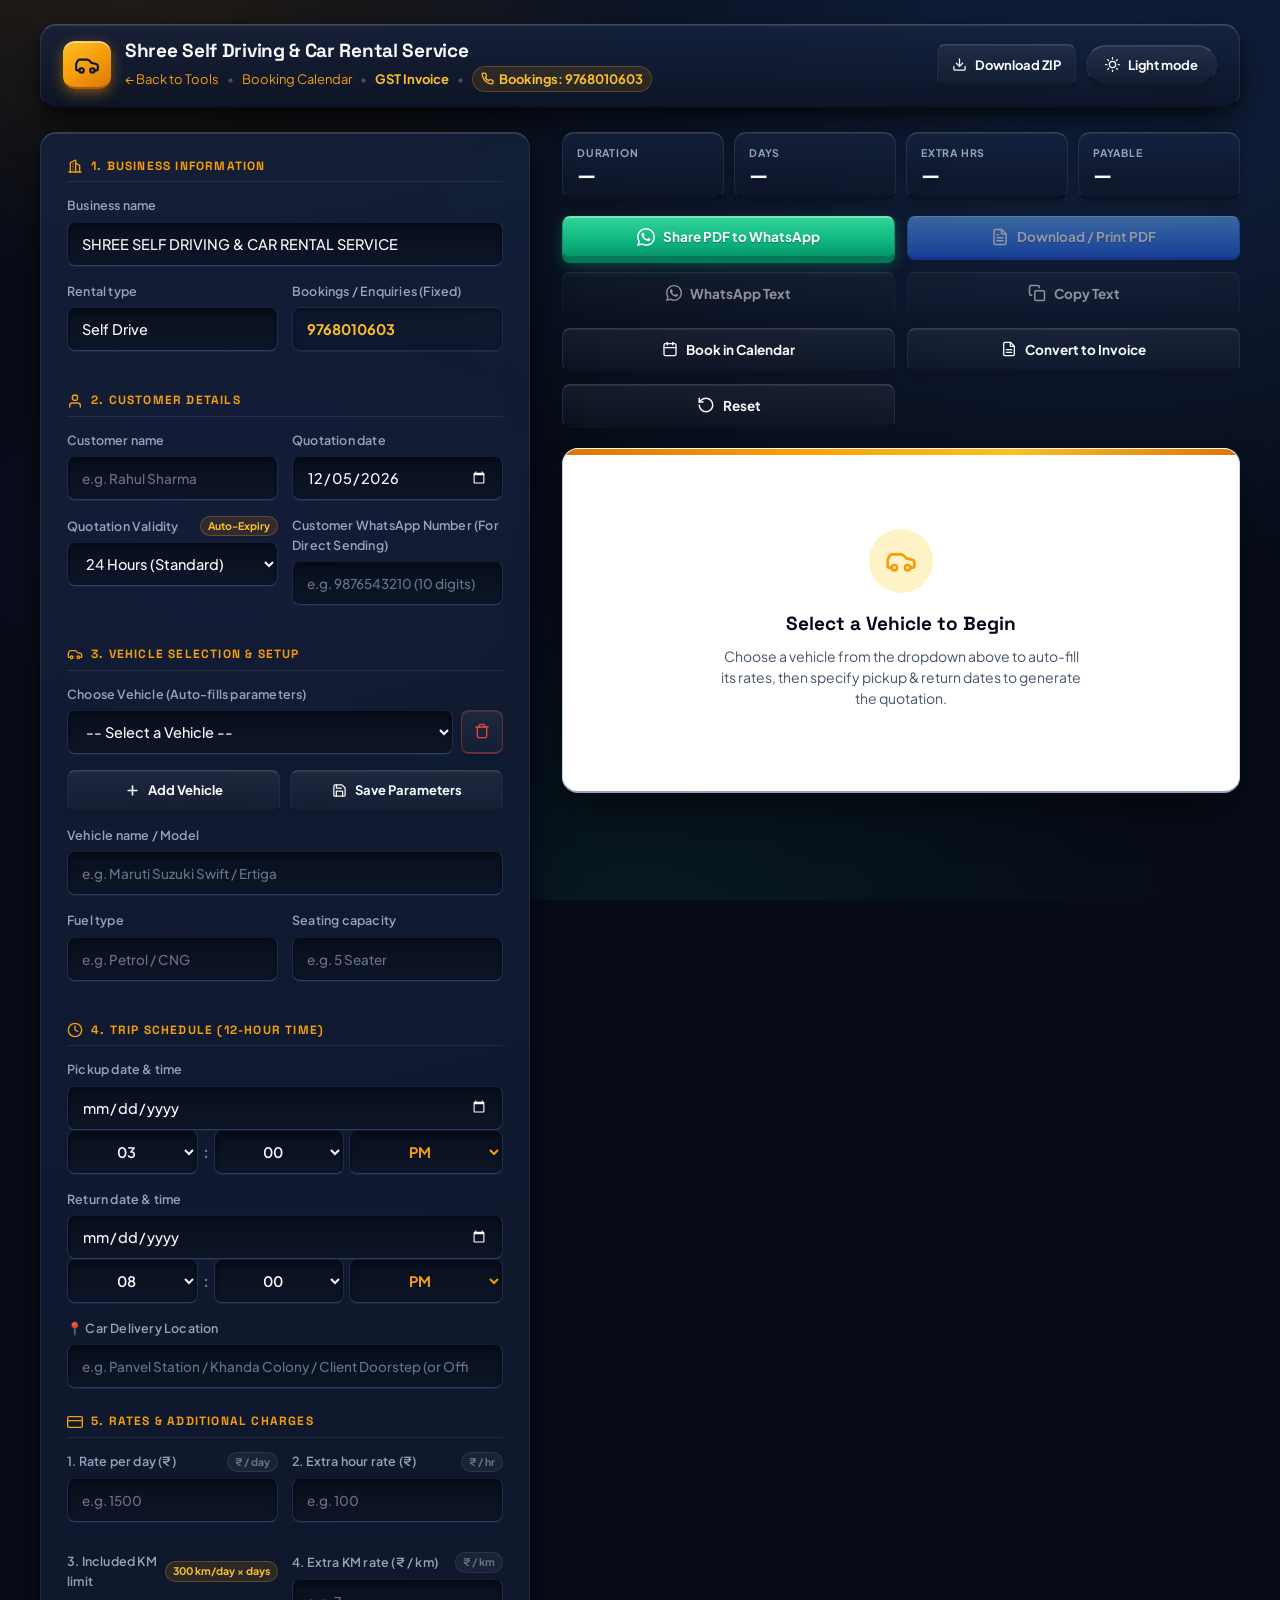
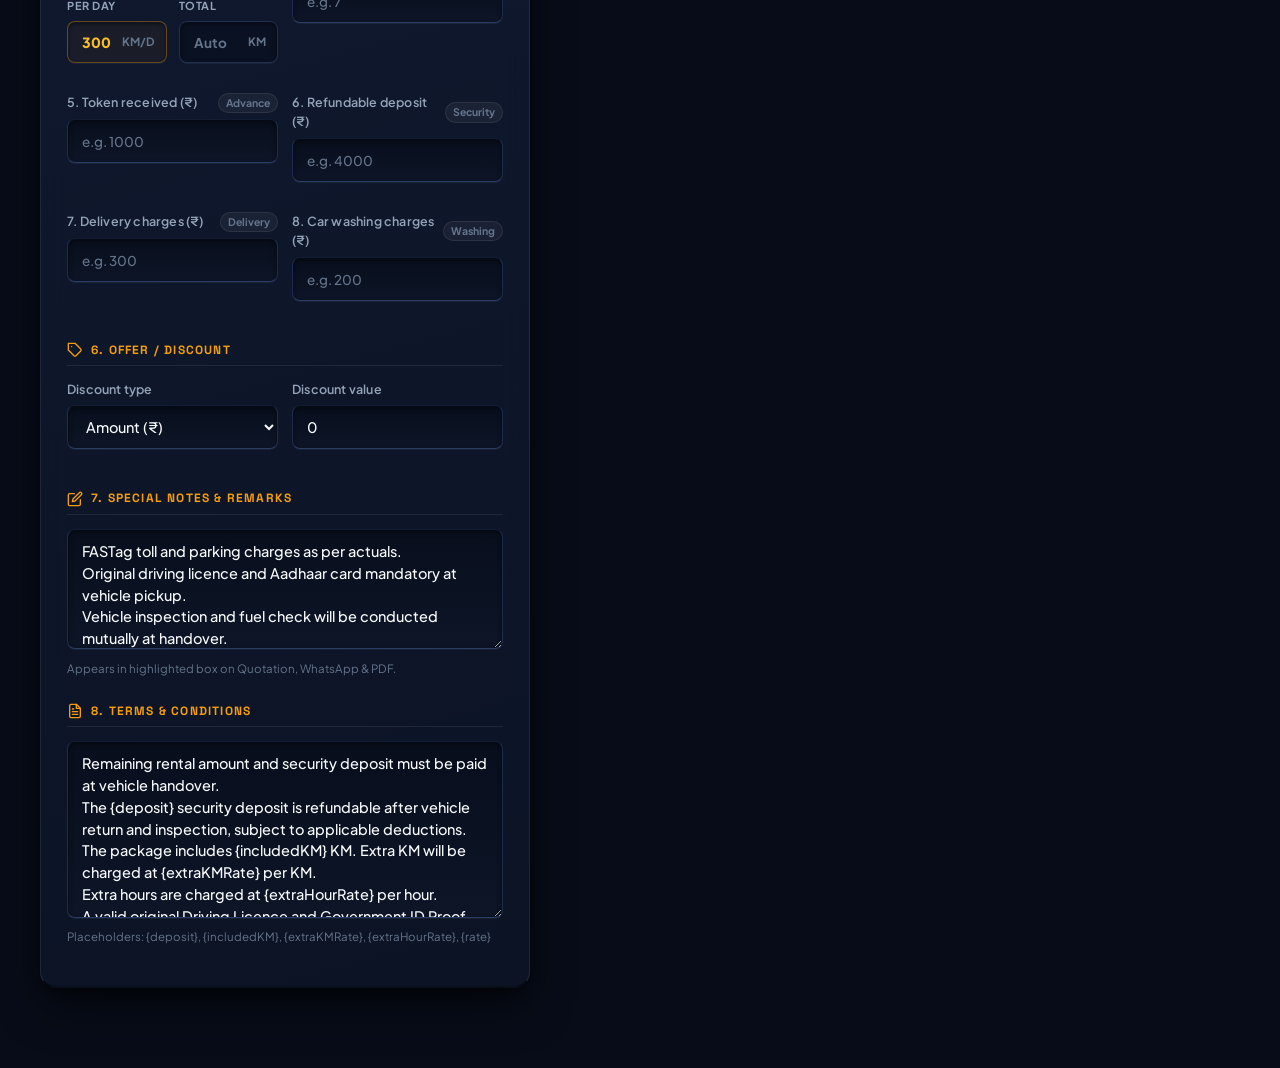
<file: quote/index.html>
<!DOCTYPE html>
<html lang="en">
<head>
<meta charset="utf-8">
<meta name="viewport" content="width=device-width, initial-scale=1">
<title>Quotation Calculator - Shree Self Driving &amp; Car Rental Service</title>
<link rel="stylesheet" href="../styles.css">
<script src="../theme.js"></script>
</head>
<body>
<div class="wrap">
  <!-- ================= BRAND BAR ================= -->
  <header class="brandbar">
    <div class="brand-left">
      <div class="brand-icon-badge" aria-hidden="true">
        <svg viewBox="0 0 24 24" width="24" height="24" fill="none" stroke="currentColor" stroke-width="2" stroke-linecap="round" stroke-linejoin="round">
          <path d="M19 17h2c.6 0 1-.4 1-1v-3c0-.9-.7-1.7-1.5-1.9C18.7 10.6 16 10 16 10s-1.3-1.4-2.2-2.3c-.5-.4-1.1-.7-1.8-.7H5c-.6 0-1.1.4-1.4.9l-1.5 2.8C2.1 10.8 2 11 2 11.2V16c0 .6.4 1 1 1h2"/>
          <circle cx="7" cy="17" r="2"/>
          <circle cx="17" cy="17" r="2"/>
        </svg>
      </div>
      <div class="brand-text">
        <h1>Shree Self Driving &amp; Car Rental Service</h1>
        <p>
          <a href="../index.html">&larr; Back to Tools</a>
          <span style="opacity:.4;">&bull;</span>
          <a href="../calendar/index.html">Booking Calendar</a>
          <span style="opacity:.4;">&bull;</span>
          <a href="../invoice/index.html" style="color:var(--accent-gold); font-weight:700;">GST Invoice</a>
          <span style="opacity:.4;">&bull;</span>
          <a href="tel:9768010603" class="brand-phone-pill" title="Call for Bookings / Enquiries">
            <svg viewBox="0 0 24 24" width="13" height="13" fill="none" stroke="currentColor" stroke-width="2.5" stroke-linecap="round" stroke-linejoin="round" aria-hidden="true"><path d="M22 16.92v3a2 2 0 0 1-2.18 2 19.79 19.79 0 0 1-8.63-3.07 19.5 19.5 0 0 1-6-6 19.79 19.79 0 0 1-3.07-8.67A2 2 0 0 1 4.11 2h3a2 2 0 0 1 2 1.72 12.84 12.84 0 0 0 .7 2.81 2 2 0 0 1-.45 2.11L8.09 9.91a16 16 0 0 0 6 6l1.27-1.27a2 2 0 0 1 2.11-.45 12.84 12.84 0 0 0 2.81.7A2 2 0 0 1 22 16.92z"/></svg>
            Bookings: 9768010603
          </a>
        </p>
      </div>
    </div>
    <div class="brand-actions">
      <a href="../Shree-Quotation-Calculator.zip" download class="btn ghost" style="padding:7px 14px; font-size:13px;" title="Download complete source code ZIP">
        <svg viewBox="0 0 24 24" width="15" height="15" fill="none" stroke="currentColor" stroke-width="2" stroke-linecap="round" stroke-linejoin="round" aria-hidden="true"><path d="M21 15v4a2 2 0 0 1-2 2H5a2 2 0 0 1-2-2v-4"/><polyline points="7 10 12 15 17 10"/><line x1="12" y1="15" x2="12" y2="3"/></svg>
        Download ZIP
      </a>
      <button class="theme-toggle" type="button" data-theme-toggle aria-label="Toggle theme">Light mode</button>
    </div>
  </header>

  <main class="layout">
    <!-- ================= INPUTS PANEL ================= -->
    <form class="card panel" id="form" autocomplete="off" onsubmit="return false;">
      
      <!-- Section 1: Business Details -->
      <div class="section-title">
        <svg viewBox="0 0 24 24" fill="none" stroke="currentColor" stroke-width="2" stroke-linecap="round" stroke-linejoin="round" aria-hidden="true"><path d="M3 21h18"/><path d="M5 21V7l8-4v18"/><path d="M19 21V11l-6-3"/><line x1="9" y1="9" x2="9" y2="9.01"/><line x1="9" y1="13" x2="9" y2="13.01"/><line x1="9" y1="17" x2="9" y2="17.01"/></svg>
        1. Business Information
      </div>
      <div class="field">
        <label for="bizName">Business name</label>
        <input type="text" id="bizName" value="SHREE SELF DRIVING &amp; CAR RENTAL SERVICE">
      </div>
      <div class="grid2">
        <div class="field">
          <label for="vehType">Rental type</label>
          <input type="text" id="vehType" value="Self Drive">
        </div>
        <div class="field">
          <label for="bizPhone">Bookings / Enquiries (Fixed)</label>
          <input type="tel" id="bizPhone" value="9768010603" readonly title="Fixed Booking Number" style="font-weight:700; color:var(--accent-gold); cursor:not-allowed;">
        </div>
      </div>

      <!-- Section 2: Customer Details -->
      <div class="section-title">
        <svg viewBox="0 0 24 24" fill="none" stroke="currentColor" stroke-width="2" stroke-linecap="round" stroke-linejoin="round" aria-hidden="true"><path d="M20 21v-2a4 4 0 0 0-4-4H8a4 4 0 0 0-4 4v2"/><circle cx="12" cy="7" r="4"/></svg>
        2. Customer Details
      </div>
      <div class="grid2">
        <div class="field">
          <label for="customerName">Customer name</label>
          <input type="text" id="customerName" value="" placeholder="e.g. Rahul Sharma">
        </div>
        <div class="field">
          <label for="quotationDate">Quotation date</label>
          <input type="date" id="quotationDate">
        </div>
      </div>
      <div class="grid2">
        <div class="field">
          <div class="field-header">
            <label for="validity">Quotation Validity</label>
            <span class="field-pill accent">Auto-Expiry</span>
          </div>
          <select id="validity">
            <option value="24 Hours" selected>24 Hours (Standard)</option>
            <option value="48 Hours">48 Hours</option>
            <option value="3 Days">3 Days</option>
            <option value="7 Days">7 Days</option>
            <option value="Valid for Today Only">Valid for Today Only</option>
          </select>
        </div>
        <div class="field">
          <label for="customerPhone">Customer WhatsApp Number (For Direct Sending)</label>
          <input type="tel" id="customerPhone" value="" placeholder="e.g. 9876543210 (10 digits)">
        </div>
      </div>
      

      <!-- Section 3: Vehicle Selection & Setup -->
      <div class="section-title">
        <svg viewBox="0 0 24 24" fill="none" stroke="currentColor" stroke-width="2" stroke-linecap="round" stroke-linejoin="round" aria-hidden="true"><path d="M19 17h2c.6 0 1-.4 1-1v-3c0-.9-.7-1.7-1.5-1.9C18.7 10.6 16 10 16 10s-1.3-1.4-2.2-2.3c-.5-.4-1.1-.7-1.8-.7H5c-.6 0-1.1.4-1.4.9l-1.5 2.8C2.1 10.8 2 11 2 11.2V16c0 .6.4 1 1 1h2"/><circle cx="7" cy="17" r="2"/><circle cx="17" cy="17" r="2"/></svg>
        3. Vehicle Selection &amp; Setup
      </div>
      <div class="field">
        <label for="vehiclePreset">Choose Vehicle (Auto-fills parameters)</label>
        <div style="display: flex; gap: 8px;">
          <select id="vehiclePreset" style="flex: 1;">
            <option value="">-- Select a Vehicle --</option>
          </select>
          <button type="button" id="btnDeleteVehicle" class="btn ghost" title="Delete selected vehicle" style="padding: 8px 12px; color: var(--red); border-color: rgba(239,68,68,.35);" aria-label="Delete selected vehicle">
            <svg viewBox="0 0 24 24" width="16" height="16" fill="none" stroke="currentColor" stroke-width="2" stroke-linecap="round" stroke-linejoin="round"><polyline points="3 6 5 6 21 6"/><path d="M19 6v14a2 2 0 0 1-2 2H7a2 2 0 0 1-2-2V6m3 0V4a2 2 0 0 1 2-2h4a2 2 0 0 1 2 2v2"/></svg>
          </button>
        </div>
      </div>
      <div style="display: grid; grid-template-columns: 1fr 1fr; gap: 10px; margin-bottom: 14px;">
        <button type="button" id="btnAddVehicle" class="btn ghost" style="flex: 1; padding: 8px 12px; font-size: 13px;">
          <svg viewBox="0 0 24 24" width="15" height="15" fill="none" stroke="currentColor" stroke-width="2.5" stroke-linecap="round" stroke-linejoin="round" aria-hidden="true"><line x1="12" y1="5" x2="12" y2="19"/><line x1="5" y1="12" x2="19" y2="12"/></svg>
          Add Vehicle
        </button>
        <button type="button" id="btnSaveVehicle" class="btn ghost" style="flex: 1; padding: 8px 12px; font-size: 13px;" title="Save current parameters to selected vehicle">
          <svg viewBox="0 0 24 24" width="15" height="15" fill="none" stroke="currentColor" stroke-width="2" stroke-linecap="round" stroke-linejoin="round" aria-hidden="true"><path d="M19 21H5a2 2 0 0 1-2-2V5a2 2 0 0 1 2-2h11l5 5v11a2 2 0 0 1-2 2z"/><polyline points="17 21 17 13 7 13 7 21"/><polyline points="7 3 7 8 15 8"/></svg>
          Save Parameters
        </button>
      </div>
      <div id="vehMsg" role="alert" aria-live="polite" style="display:none; font-size:13px; margin-bottom:14px; padding: 8px 12px; font-weight:600;"></div>

      <div class="field">
        <label for="vehName">Vehicle name / Model</label>
        <input type="text" id="vehName" value="" placeholder="e.g. Maruti Suzuki Swift / Ertiga">
      </div>
      <div class="grid2">
        <div class="field">
          <label for="vehFuel">Fuel type</label>
          <input type="text" id="vehFuel" value="" placeholder="e.g. Petrol / CNG">
        </div>
        <div class="field">
          <label for="vehSeats">Seating capacity</label>
          <input type="text" id="vehSeats" value="" placeholder="e.g. 5 Seater">
        </div>
      </div>

      <!-- Section 4: Trip Schedule -->
      <div class="section-title">
        <svg viewBox="0 0 24 24" fill="none" stroke="currentColor" stroke-width="2" stroke-linecap="round" stroke-linejoin="round" aria-hidden="true"><circle cx="12" cy="12" r="10"/><polyline points="12 6 12 12 16 14"/></svg>
        4. Trip Schedule (12-Hour Time)
      </div>
      <div class="field">
        <label for="pickupDate">Pickup date &amp; time</label>
        <div class="dt">
          <input type="date" id="pickupDate" value="">
          <div class="dt-time">
            <select id="pickupHour" class="dt-hour" aria-label="Pickup hour"></select>
            <span class="sep">:</span>
            <select id="pickupMin" class="dt-min" aria-label="Pickup minutes"></select>
            <select id="pickupAmPm" class="dt-ampm" aria-label="Pickup AM or PM">
              <option value="AM">AM</option>
              <option value="PM" selected>PM</option>
            </select>
          </div>
        </div>
      </div>
      <div class="field">
        <label for="returnDate">Return date &amp; time</label>
        <div class="dt">
          <input type="date" id="returnDate" value="">
          <div class="dt-time">
            <select id="returnHour" class="dt-hour" aria-label="Return hour"></select>
            <span class="sep">:</span>
            <select id="returnMin" class="dt-min" aria-label="Return minutes"></select>
            <select id="returnAmPm" class="dt-ampm" aria-label="Return AM or PM">
              <option value="AM">AM</option>
              <option value="PM" selected>PM</option>
            </select>
          </div>
        </div>
      </div>
      <div class="field">
        <label for="deliveryLocation">📍 Car Delivery Location</label>
        <input type="text" id="deliveryLocation" list="deliveryPointsList" value="" placeholder="e.g. Panvel Station / Khanda Colony / Client Doorstep (or Office Pickup)">
        <datalist id="deliveryPointsList"></datalist>
      </div>

      <!-- Section 5: Rates & Additional Charges (Strict 8-Item Sequence) -->
      <div class="section-title">
        <svg viewBox="0 0 24 24" fill="none" stroke="currentColor" stroke-width="2" stroke-linecap="round" stroke-linejoin="round" aria-hidden="true"><rect x="1" y="4" width="22" height="16" rx="2" ry="2"/><line x1="1" y1="10" x2="23" y2="10"/></svg>
        5. Rates &amp; Additional Charges
      </div>
      <div class="grid2">
        <div class="field">
          <div class="field-header">
            <label for="ratePerDay">1. Rate per day (₹)</label>
            <span class="field-pill">₹ / day</span>
          </div>
          <input type="number" id="ratePerDay" min="0" step="1" value="" placeholder="e.g. 1500">
        </div>
        <div class="field">
          <div class="field-header">
            <label for="extraHourRate">2. Extra hour rate (₹)</label>
            <span class="field-pill">₹ / hr</span>
          </div>
          <input type="number" id="extraHourRate" min="0" step="1" value="" placeholder="e.g. 100">
        </div>
        <div class="field">
          <div class="field-header">
            <label for="kmPerDay">3. Included KM limit</label>
            <span id="kmHint" class="field-pill accent" title="Click to edit Per-Day KM limit" style="cursor:pointer;">300 km/d &times; days</span>
          </div>
          <div class="km-split-grid">
            <div class="km-col">
              <label for="kmPerDay" class="km-sublabel">Per Day</label>
              <div class="input-with-suffix">
                <input type="number" id="kmPerDay" min="0" step="1" value="300" placeholder="300" aria-label="Per Day KM Limit">
                <span class="input-suffix">km/d</span>
              </div>
            </div>
            <div class="km-col">
              <label for="includedKM" class="km-sublabel">Total</label>
              <div class="input-with-suffix">
                <input type="number" id="includedKM" min="0" step="1" value="" placeholder="Auto KM" aria-label="Total Included KM">
                <span class="input-suffix">KM</span>
              </div>
            </div>
          </div>
          <span id="kmCalcTag" style="display:none;"></span>
        </div>
        <div class="field">
          <div class="field-header">
            <label for="extraKMRate">4. Extra KM rate (₹ / km)</label>
            <span class="field-pill">₹ / km</span>
          </div>
          <input type="number" id="extraKMRate" min="0" step="1" value="" placeholder="e.g. 7">
        </div>
        <div class="field">
          <div class="field-header">
            <label for="token">5. Token received (₹)</label>
            <span class="field-pill">Advance</span>
          </div>
          <input type="number" id="token" min="0" step="1" value="" placeholder="e.g. 1000">
        </div>
        <div class="field">
          <div class="field-header">
            <label for="deposit">6. Refundable deposit (₹)</label>
            <span class="field-pill">Security</span>
          </div>
          <input type="number" id="deposit" min="0" step="1" value="" placeholder="e.g. 4000">
        </div>
        <div class="field">
          <div class="field-header">
            <label for="deliveryCharges">7. Delivery charges (₹)</label>
            <span class="field-pill">Delivery</span>
          </div>
          <input type="number" id="deliveryCharges" min="0" step="1" value="" placeholder="e.g. 300">
        </div>
        <div class="field">
          <div class="field-header">
            <label for="washingCharges">8. Car washing charges (₹)</label>
            <span class="field-pill">Washing</span>
          </div>
          <input type="number" id="washingCharges" min="0" step="1" value="" placeholder="e.g. 200">
        </div>
      </div>

      <!-- Section 6: Offer / Discount -->
      <div class="section-title">
        <svg viewBox="0 0 24 24" fill="none" stroke="currentColor" stroke-width="2" stroke-linecap="round" stroke-linejoin="round" aria-hidden="true"><path d="M20.59 13.41l-7.17 7.17a2 2 0 0 1-2.83 0L2 12V2h10l8.59 8.59a2 2 0 0 1 0 2.82z"/><line x1="7" y1="7" x2="7.01" y2="7"/></svg>
        6. Offer / Discount
      </div>
      <div class="grid2">
        <div class="field">
          <label for="discountType">Discount type</label>
          <select id="discountType">
            <option value="amount">Amount (₹)</option>
            <option value="percent">Percent (%)</option>
          </select>
        </div>
        <div class="field">
          <label for="discountValue">Discount value</label>
          <input type="number" id="discountValue" min="0" step="1" value="0">
        </div>
      </div>

      <!-- Section 7: Special Notes / Instructions -->
      <div class="section-title">
        <svg viewBox="0 0 24 24" fill="none" stroke="currentColor" stroke-width="2" stroke-linecap="round" stroke-linejoin="round" aria-hidden="true"><path d="M11 4H4a2 2 0 0 0-2 2v14a2 2 0 0 0 2 2h14a2 2 0 0 0 2-2v-7"/><path d="M18.5 2.5a2.121 2.121 0 0 1 3 3L12 15l-4 1 1-4 9.5-9.5z"/></svg>
        7. Special Notes &amp; Remarks
      </div>
      <div class="field">
        <textarea id="quoteNotes" rows="3" placeholder="Enter special notes or instructions...">FASTag toll and parking charges as per actuals.
Original driving licence and Aadhaar card mandatory at vehicle pickup.
Vehicle inspection and fuel check will be conducted mutually at handover.</textarea>
        <p class="small muted" style="font-size:11.5px; color:var(--text-dim); margin-top:4px;">Appears in highlighted box on Quotation, WhatsApp &amp; PDF.</p>
      </div>

      <!-- Section 8: Terms & Conditions -->
      <div class="section-title">
        <svg viewBox="0 0 24 24" fill="none" stroke="currentColor" stroke-width="2" stroke-linecap="round" stroke-linejoin="round" aria-hidden="true"><path d="M14 2H6a2 2 0 0 0-2 2v16a2 2 0 0 0 2 2h12a2 2 0 0 0 2-2V8z"/><polyline points="14 2 14 8 20 8"/><line x1="16" y1="13" x2="8" y2="13"/><line x1="16" y1="17" x2="8" y2="17"/><polyline points="10 9 9 9 8 9"/></svg>
        8. Terms &amp; Conditions
      </div>
      <div class="field">
        <textarea id="terms" rows="7">Remaining rental amount and security deposit must be paid at vehicle handover.
The {deposit} security deposit is refundable after vehicle return and inspection, subject to applicable deductions.
The package includes {includedKM} KM. Extra KM will be charged at {extraKMRate} per KM.
Extra hours are charged at {extraHourRate} per hour.
A valid original Driving Licence and Government ID Proof are mandatory.
Fuel, toll, parking and challan charges are the customer's responsibility.
Vehicle condition and KM reading will be checked at handover and return.</textarea>
        <p class="small muted" style="font-size:11.5px; color:var(--text-dim); margin-top:4px;">Placeholders: {deposit}, {includedKM}, {extraKMRate}, {extraHourRate}, {rate}</p>
      </div>
    </form>

    <!-- ================= PREVIEW COLUMN ================= -->
    <aside class="preview-col" id="preview-col">
      <!-- Live Telemetry Summary Chips -->
      <div class="summary" id="summary"></div>

      <!-- Action Buttons -->
      <div class="actions">
        <button class="btn wa" id="btnWaPdf" type="button" title="Generate PDF & Share directly to WhatsApp / WhatsApp Business">
          <svg viewBox="0 0 24 24" width="18" height="18" fill="currentColor" aria-hidden="true"><path d="M17.472 14.382c-.297-.149-1.758-.867-2.03-.967-.273-.099-.471-.148-.67.15-.197.297-.767.966-.94 1.164-.173.199-.347.223-.644.075-.297-.15-1.255-.463-2.39-1.475-.883-.788-1.48-1.761-1.653-2.059-.173-.297-.018-.458.13-.606.134-.133.298-.347.446-.52.149-.174.198-.298.298-.497.099-.198.05-.371-.025-.52-.075-.149-.669-1.612-.916-2.207-.242-.579-.487-.5-.669-.51-.173-.008-.371-.01-.57-.01-.198 0-.52.074-.792.372-.272.297-1.04 1.016-1.04 2.479 0 1.462 1.065 2.875 1.213 3.074.149.198 2.096 3.2 5.077 4.487.709.306 1.262.489 1.694.625.712.227 1.36.195 1.871.118.571-.085 1.758-.719 2.006-1.413.248-.694.248-1.289.173-1.413-.074-.124-.272-.198-.57-.347m-5.421 7.403h-.004a9.87 9.87 0 01-5.031-1.378l-.361-.214-3.741.982.998-3.648-.235-.374a9.86 9.86 0 01-1.51-5.26c.001-5.45 4.436-9.884 9.888-9.884 2.64 0 5.122 1.03 6.988 2.898a9.825 9.825 0 012.893 6.994c-.003 5.45-4.437 9.884-9.888 9.884m8.413-18.297A11.815 11.815 0 0012.05 0C5.495 0 .16 5.335.157 11.892c0 2.096.547 4.142 1.588 5.945L.057 24l6.305-1.654a11.882 11.882 0 005.683 1.448h.005c6.554 0 11.89-5.335 11.893-11.893a11.821 11.821 0 00-3.48-8.413Z"/></svg>
          <span id="btnWaPdfText">Share PDF to WhatsApp</span>
        </button>
        <button class="btn pdf" id="btnPdf" type="button" title="Download or Print Executive 1-Page PDF">
          <svg viewBox="0 0 24 24" width="18" height="18" fill="none" stroke="currentColor" stroke-width="2" stroke-linecap="round" stroke-linejoin="round" aria-hidden="true"><path d="M14 2H6a2 2 0 0 0-2 2v16a2 2 0 0 0 2 2h12a2 2 0 0 0 2-2V8z"/><polyline points="14 2 14 8 20 8"/><line x1="16" y1="13" x2="8" y2="13"/><line x1="16" y1="17" x2="8" y2="17"/><polyline points="10 9 9 9 8 9"/></svg>
          <span id="btnPdfText">Download / Print PDF</span>
        </button>
        <button class="btn ghost" id="btnWa" type="button" title="Share Formatted Text Message to WhatsApp / WhatsApp Business">
          <svg viewBox="0 0 24 24" width="16" height="16" fill="currentColor" aria-hidden="true"><path d="M17.472 14.382c-.297-.149-1.758-.867-2.03-.967-.273-.099-.471-.148-.67.15-.197.297-.767.966-.94 1.164-.173.199-.347.223-.644.075-.297-.15-1.255-.463-2.39-1.475-.883-.788-1.48-1.761-1.653-2.059-.173-.297-.018-.458.13-.606.134-.133.298-.347.446-.52.149-.174.198-.298.298-.497.099-.198.05-.371-.025-.52-.075-.149-.669-1.612-.916-2.207-.242-.579-.487-.5-.669-.51-.173-.008-.371-.01-.57-.01-.198 0-.52.074-.792.372-.272.297-1.04 1.016-1.04 2.479 0 1.462 1.065 2.875 1.213 3.074.149.198 2.096 3.2 5.077 4.487.709.306 1.262.489 1.694.625.712.227 1.36.195 1.871.118.571-.085 1.758-.719 2.006-1.413.248-.694.248-1.289.173-1.413-.074-.124-.272-.198-.57-.347m-5.421 7.403h-.004a9.87 9.87 0 01-5.031-1.378l-.361-.214-3.741.982.998-3.648-.235-.374a9.86 9.86 0 01-1.51-5.26c.001-5.45 4.436-9.884 9.888-9.884 2.64 0 5.122 1.03 6.988 2.898a9.825 9.825 0 012.893 6.994c-.003 5.45-4.437 9.884-9.888 9.884m8.413-18.297A11.815 11.815 0 0012.05 0C5.495 0 .16 5.335.157 11.892c0 2.096.547 4.142 1.588 5.945L.057 24l6.305-1.654a11.882 11.882 0 005.683 1.448h.005c6.554 0 11.89-5.335 11.893-11.893a11.821 11.821 0 00-3.48-8.413Z"/></svg>
          WhatsApp Text
        </button>
        <button class="btn ghost" id="btnCopy" type="button" title="Copy Formatted Quotation Text">
          <svg viewBox="0 0 24 24" width="18" height="18" fill="none" stroke="currentColor" stroke-width="2" stroke-linecap="round" stroke-linejoin="round" aria-hidden="true"><rect x="9" y="9" width="13" height="13" rx="2" ry="2"/><path d="M5 15H4a2 2 0 0 1-2-2V4a2 2 0 0 1 2-2h9a2 2 0 0 1 2 2v1"/></svg>
          Copy Text
        </button>
        <button class="btn ghost" id="btnBookInCalendar" type="button" title="Book this vehicle directly in the Booking Calendar">
          <svg viewBox="0 0 24 24" width="16" height="16" fill="none" stroke="currentColor" stroke-width="2" stroke-linecap="round" stroke-linejoin="round" aria-hidden="true"><rect x="3" y="4" width="18" height="18" rx="2" ry="2"/><line x1="16" y1="2" x2="16" y2="6"/><line x1="8" y1="2" x2="8" y2="6"/><line x1="3" y1="10" x2="21" y2="10"/></svg>
          Book in Calendar
        </button>
        <button class="btn ghost" id="btnConvertToInvoice" type="button" title="Convert this quotation directly into a GST Tax Invoice">
          <svg viewBox="0 0 24 24" width="16" height="16" fill="none" stroke="currentColor" stroke-width="2" stroke-linecap="round" stroke-linejoin="round" aria-hidden="true"><path d="M14 2H6a2 2 0 0 0-2 2v16a2 2 0 0 0 2 2h12a2 2 0 0 0 2-2V8z"/><polyline points="14 2 14 8 20 8"/><line x1="16" y1="13" x2="8" y2="13"/><line x1="16" y1="17" x2="8" y2="17"/></svg>
          Convert to Invoice
        </button>
        <button class="btn ghost" id="btnReset" type="button" title="Reset all form fields">
          <svg viewBox="0 0 24 24" width="18" height="18" fill="none" stroke="currentColor" stroke-width="2" stroke-linecap="round" stroke-linejoin="round" aria-hidden="true"><path d="M3 12a9 9 0 1 0 9-9 9.75 9.75 0 0 0-6.74 2.74L3 8"/><path d="M3 3v5h5"/></svg>
          Reset
        </button>
      </div>

      <!-- Banner for Validation Errors -->
      <div class="banner" id="banner" role="alert" aria-live="polite">
        <svg viewBox="0 0 24 24" width="20" height="20" fill="none" stroke="currentColor" stroke-width="2" stroke-linecap="round" stroke-linejoin="round" aria-hidden="true"><path d="m21.73 18-8-14a2 2 0 0 0-3.48 0l-8 14A2 2 0 0 0 4 21h16a2 2 0 0 0 1.73-3Z"/><line x1="12" y1="9" x2="12" y2="13"/><line x1="12" y1="17" x2="12.01" y2="17"/></svg>
        <span id="bannerText"></span>
      </div>

      
  <!-- ================= MODAL: DESKTOP PDF WHATSAPP INSTRUCTIONS ================= -->
  <div id="modalPdfWa" class="modal-backdrop" style="display:none;" role="dialog" aria-modal="true" aria-labelledby="modalPdfWaTitle">
    <div class="modal-box card" style="max-width:480px; text-align:center;">
      <div style="width:54px; height:54px; margin:0 auto 12px; border-radius:50%; background:rgba(16,185,129,0.15); display:flex; align-items:center; justify-content:center; color:var(--emerald);">
        <svg viewBox="0 0 24 24" width="28" height="28" fill="none" stroke="currentColor" stroke-width="2.2" stroke-linecap="round" stroke-linejoin="round"><path d="M14 2H6a2 2 0 0 0-2 2v16a2 2 0 0 0 2 2h12a2 2 0 0 0 2-2V8z"/><polyline points="14 2 14 8 20 8"/><polyline points="9 15 12 18 15 15"/><line x1="12" y1="18" x2="12" y2="9"/></svg>
      </div>
      <h3 id="modalPdfWaTitle" style="font-family:var(--font-display); font-size:19px; font-weight:800; margin-bottom:8px; color:var(--text-main);">
        PDF Downloaded &amp; WhatsApp Opened!
      </h3>
      <p id="pdfWaFilename" style="font-size:12.5px; font-weight:700; color:var(--emerald); background:rgba(16,185,129,0.12); border:1px solid rgba(16,185,129,0.25); padding:6px 12px; border-radius:6px; display:inline-block; margin-bottom:14px; font-family:var(--font-mono);"></p>
      <div style="text-align:left; background:var(--card-surface); border:1px solid var(--border); border-radius:10px; padding:14px 16px; font-size:13px; line-height:1.6; margin-bottom:18px;">
        <div style="font-weight:700; color:var(--text-main); margin-bottom:6px;">Next steps in WhatsApp:</div>
        <ol style="margin:0; padding-left:20px; color:var(--text-muted);">
          <li>WhatsApp chat window automatically open ho chuka hai.</li>
          <li>Chat box me niche <b>📎 (Paperclip / Attach)</b> icon par click karein.</li>
          <li><b>"Document"</b> select karein aur ye downloaded PDF file choose karein.</li>
          <li>Send (➤) button dabayein!</li>
        </ol>
      </div>
      <button type="button" class="btn" id="btnClosePdfWa" style="width:100%; justify-content:center; padding:10px; font-weight:700;">
        Got It / Samajh Gaya
      </button>
    </div>
  </div>

      <!-- Quotation Preview Sheet -->
      <div class="quote-card" id="quote"></div>
    </aside>
  </main>


</div>

<!-- ================= MOBILE STICKY PREVIEW BAR ================= -->
<div class="mobile-preview-bar">
  <div>
    <div class="mp-info">Balance Due at Handover</div>
    <div class="mp-amt mono-nums" id="mobPayableAmt">&mdash;</div>
  </div>
  <a href="#preview-col" class="btn" style="text-decoration:none;">
    View Quotation &darr;
  </a>
</div>

<!-- ================= MODAL: ADD NEW VEHICLE ================= -->
<div id="modalAddVehicle" class="modal-backdrop" style="display:none;" role="dialog" aria-modal="true" aria-labelledby="modalAddVehTitle">
  <div class="modal-box card">
    <div class="modal-header">
      <h3 id="modalAddVehTitle" style="margin:0; font-family:var(--font-display); font-size:18px; font-weight:800; display:flex; align-items:center; gap:8px;">
        <svg viewBox="0 0 24 24" width="18" height="18" fill="none" stroke="currentColor" stroke-width="2.5" stroke-linecap="round" stroke-linejoin="round" aria-hidden="true"><line x1="12" y1="5" x2="12" y2="19"/><line x1="5" y1="12" x2="19" y2="12"/></svg>
        Add New Vehicle
      </h3>
      <button type="button" id="btnCloseModal" style="background:none; border:none; color:var(--text-muted); font-size:24px; cursor:pointer; line-height:1; padding:4px;" aria-label="Close dialog">&times;</button>
    </div>
    <div class="modal-body">
      <div class="grid2">
        <div class="field">
          <label for="newVehName">Vehicle Name &amp; Model *</label>
          <input type="text" id="newVehName" placeholder="e.g. Maruti Suzuki Swift VXI 2024">
        </div>
        <div class="field">
          <label for="newVehReg">Registration No. / Plate</label>
          <input type="text" id="newVehReg" placeholder="e.g. MH 46 BV 1007">
        </div>
      </div>
      <div class="grid2">
        <div class="field">
          <label for="newVehFuel">Fuel type</label>
          <input type="text" id="newVehFuel" placeholder="e.g. Petrol / Diesel / CNG" value="Petrol">
        </div>
        <div class="field">
          <label for="newVehSeats">Seating capacity</label>
          <input type="text" id="newVehSeats" placeholder="e.g. 5 Seater" value="5 Seater">
        </div>
      </div>
      <div class="grid2">
        <div class="field">
          <label for="newVehRate">Rate per day (₹) *</label>
          <input type="number" id="newVehRate" min="0" placeholder="e.g. 1800" value="1800">
        </div>
        <div class="field">
          <label for="newVehExtraHour">Extra hour rate (₹)</label>
          <input type="number" id="newVehExtraHour" min="0" placeholder="e.g. 100" value="100">
        </div>
      </div>
      <div class="grid2">
        <div class="field">
          <label for="newVehKM">Included KM per day (Default 300 km)</label>
          <input type="number" id="newVehKM" min="0" placeholder="e.g. 300" value="300">
        </div>
        <div class="field">
          <label for="newVehExtraKM">Extra KM rate (₹ / km)</label>
          <input type="number" id="newVehExtraKM" min="0" placeholder="e.g. 8" value="8">
        </div>
      </div>
      <div class="grid2">
        <div class="field">
          <label for="newVehToken">Token received (₹)</label>
          <input type="number" id="newVehToken" min="0" placeholder="e.g. 1000" value="1000">
        </div>
        <div class="field">
          <label for="newVehDeposit">Refundable deposit (₹)</label>
          <input type="number" id="newVehDeposit" min="0" placeholder="e.g. 4000" value="4000">
        </div>
      </div>
      <div class="grid2">
        <div class="field">
          <label for="newVehDelivery">Delivery charges (₹)</label>
          <input type="number" id="newVehDelivery" min="0" placeholder="e.g. 300" value="0">
        </div>
        <div class="field">
          <label for="newVehWashing">Car washing charges (₹)</label>
          <input type="number" id="newVehWashing" min="0" placeholder="e.g. 200" value="0">
        </div>
      </div>
    </div>
    <div class="modal-footer">
      <button type="button" class="btn ghost" id="btnCancelAddVehicle" style="min-height:42px;">Cancel</button>
      <button type="button" class="btn primary" id="btnConfirmAddVehicle" style="min-height:42px; font-weight:700;">Add Vehicle</button>
    </div>
  </div>
</div>

<script src="../html2pdf.bundle.min.js"></script>
<script>
  if (typeof html2pdf === 'undefined') {
    var cdn = document.createElement('script');
    cdn.src = 'https://cdnjs.cloudflare.com/ajax/libs/html2pdf.js/0.10.1/html2pdf.bundle.min.js';
    document.head.appendChild(cdn);
  }
</script>
<script src="../calc.js?v=20261118_02"></script>
<script>
(function () {
  'use strict';
  var RC = window.RentalCalc;
  var $ = function (id) { return document.getElementById(id); };
  var val = function (id) { return ($(id).value || '').trim(); };
  var pad = function (n) { return (n < 10 ? '0' : '') + n; };
  var esc = function (s) {
    return String(s == null ? '' : s).replace(/[&<>"']/g, function (c) {
      return { '&': '&amp;', '<': '&lt;', '>': '&gt;', '"': '&quot;', "'": '&#39;' }[c];
    });
  };

  var isKmManuallyEdited = false;

  var DEFAULT_FLEET = [
    { id: 'swift-vxi', name: 'Maruti Swift VXi', regNo: 'MH 46 BV 1001', fuel: 'Petrol', seats: '5 Seater', ratePerDay: '2000', extraHourRate: '150', kmPerDay: '300', extraKMRate: '9', token: '1000', deposit: '3000', deliveryCharges: '0', washingCharges: '0' },
    { id: 'wagonr-zxi', name: 'Maruti WagonR ZXi', regNo: 'MH 46 BV 1002', fuel: 'Petrol / CNG', seats: '5 Seater', ratePerDay: '1800', extraHourRate: '120', kmPerDay: '300', extraKMRate: '8', token: '1000', deposit: '3000', deliveryCharges: '0', washingCharges: '0' },
    { id: 'ertiga-zxi', name: 'Maruti Ertiga ZXi', regNo: 'MH 46 BV 1003', fuel: 'Petrol / CNG', seats: '7 Seater', ratePerDay: '3000', extraHourRate: '200', kmPerDay: '300', extraKMRate: '11', token: '1500', deposit: '4000', deliveryCharges: '0', washingCharges: '0' },
    { id: 'creta-sx', name: 'Hyundai Creta SX', regNo: 'MH 46 BV 1004', fuel: 'Diesel', seats: '5 Seater', ratePerDay: '3500', extraHourRate: '250', kmPerDay: '300', extraKMRate: '12', token: '2000', deposit: '5000', deliveryCharges: '0', washingCharges: '0' },
    { id: 'thar-4x4', name: 'Mahindra Thar 4x4', regNo: 'MH 46 BV 1005', fuel: 'Diesel AT', seats: '4 Seater', ratePerDay: '4500', extraHourRate: '300', kmPerDay: '300', extraKMRate: '15', token: '2000', deposit: '6000', deliveryCharges: '0', washingCharges: '0' },
    { id: 'scorpio-n', name: 'Mahindra Scorpio-N', regNo: 'MH 46 BV 1006', fuel: 'Diesel', seats: '7 Seater', ratePerDay: '4000', extraHourRate: '250', kmPerDay: '300', extraKMRate: '14', token: '2000', deposit: '5000', deliveryCharges: '0', washingCharges: '0' }
  ];

  function loadVehicles() {
    if (window.RentalCalc && typeof window.RentalCalc.loadFleet === 'function') {
      try {
        return window.RentalCalc.loadFleet();
      } catch (e) {
        console.warn('RentalCalc.loadFleet error:', e);
      }
    }
    try {
      var raw = localStorage.getItem('sdr-vehicles');
      if (raw) {
        var parsed = JSON.parse(raw);
        if (Array.isArray(parsed) && parsed.length > 0) return parsed;
      }
    } catch (e) {}
    return DEFAULT_FLEET.slice();
  }

  function saveVehicles(list) {
    try {
      localStorage.setItem('sdr-vehicles', JSON.stringify(list));
    } catch (e) {}
    if (window.RentalCalc && typeof window.RentalCalc.saveFleet === 'function') {
      try {
        window.RentalCalc.saveFleet(list);
      } catch (e) {}
    }
  }

  function populateVehicleDropdown(selectedId) {
    var list = loadVehicles();
    var sel = $('vehiclePreset');
    var html = '<option value="">-- Select a Vehicle --</option>';
    list.forEach(function (v) {
      var isSel = (v.id === selectedId) ? ' selected' : '';
      var sub = (v.fuel ? ' (' + v.fuel + ')' : '') + (v.ratePerDay ? ' - ₹' + v.ratePerDay + '/day' : '') + (v.regNo ? ' [' + v.regNo + ']' : '');
      html += '<option value="' + esc(v.id) + '"' + isSel + '>' + esc(v.name) + sub + '</option>';
    });
    sel.innerHTML = html;
    if (selectedId) {
      sel.value = selectedId;
    }
  }

  function populateDeliveryPoints() {
    var RC = window.RentalCalc;
    if (!RC || typeof RC.loadDeliveryPoints !== 'function') return;
    var list = RC.loadDeliveryPoints();
    var dl = $('deliveryPointsList');
    if (!dl) return;
    var html = '';
    list.forEach(function (loc) {
      html += '<option value="' + esc(loc) + '">';
    });
    dl.innerHTML = html;
  }

  window.addEventListener('storage', function (e) {
    var vehKey = (window.RentalCalc && window.RentalCalc.VEH_STORAGE_KEY) || 'sdr-vehicles';
    var locKey = (window.RentalCalc && window.RentalCalc.LOC_STORAGE_KEY) || 'sdr-delivery-points';
    if (e.key === vehKey) {
      populateVehicleDropdown($('vehiclePreset').value);
    }
    if (e.key === locKey) {
      populateDeliveryPoints();
    }
  });

  var isHandlingFleetEvent = false;
  window.addEventListener('sdr-fleet-updated', function () {
    if (isHandlingFleetEvent) return;
    isHandlingFleetEvent = true;
    try {
      populateVehicleDropdown($('vehiclePreset').value);
    } finally {
      isHandlingFleetEvent = false;
    }
  });

  var isHandlingPointsEvent = false;
  window.addEventListener('sdr-delivery-points-updated', function () {
    if (isHandlingPointsEvent) return;
    isHandlingPointsEvent = true;
    try {
      populateDeliveryPoints();
    } finally {
      isHandlingPointsEvent = false;
    }
  });

  function showVehMsg(msg, type) {
    var el = $('vehMsg');
    el.textContent = msg;
    el.style.display = 'block';
    if (type === 'success') {
      el.style.background = 'rgba(16, 185, 129, 0.15)';
      el.style.color = 'var(--emerald)';
      el.style.border = '1px solid rgba(16, 185, 129, 0.35)';
    } else {
      el.style.background = 'rgba(245, 158, 11, 0.15)';
      el.style.color = 'var(--accent-gold)';
      el.style.border = '1px solid rgba(245, 158, 11, 0.35)';
    }
    setTimeout(function () {
      el.style.display = 'none';
    }, 3500);
  }

  function getTripDays() {
    var p = combine('pickupDate', 'pickupHour', 'pickupMin', 'pickupAmPm');
    var r = combine('returnDate', 'returnHour', 'returnMin', 'returnAmPm');
    if (!p || !r) return 0;
    var d1 = new Date(p);
    var d2 = new Date(r);
    if (isNaN(d1.getTime()) || isNaN(d2.getTime()) || d2.getTime() <= d1.getTime()) return 0;
    var hours = Math.ceil((d2.getTime() - d1.getTime()) / 3600000);
    return Math.max(1, Math.floor(hours / 24));
  }

  function autoCalcKM() {
    var days = getTripDays();
    var rawPerDay = ($('kmPerDay').value || '').trim();
    var perDay = parseInt(rawPerDay, 10);
    var calcTag = $('kmCalcTag');

    if (rawPerDay === '') {
      if (!isKmManuallyEdited) {
        $('includedKM').value = '';
      }
      $('kmHint').textContent = days > 0 ? 'Enter km/d \u00D7 ' + days + 'd' : 'km/day \u00D7 days';
      if (calcTag) {
        calcTag.textContent = isKmManuallyEdited ? 'Custom' : 'Auto Calc';
        calcTag.className = 'km-pill-sub ' + (isKmManuallyEdited ? '' : 'green');
      }
      return;
    }

    if (!isFinite(perDay) || perDay <= 0) perDay = 300;

    if (days > 0) {
      if (!isKmManuallyEdited || !val('includedKM')) {
        $('includedKM').value = perDay * days;
      }
      $('kmHint').textContent = perDay + ' km \u00D7 ' + days + 'd = ' + $('includedKM').value + ' KM';
    } else {
      if (!isKmManuallyEdited) {
        $('includedKM').value = '';
      }
      $('kmHint').textContent = perDay + ' km/day \u00D7 days';
    }

    if (calcTag) {
      calcTag.textContent = isKmManuallyEdited ? 'Custom' : 'Auto Calc';
      calcTag.className = 'km-pill-sub ' + (isKmManuallyEdited ? '' : 'green');
    }
  }

  function clearVehicleFields() {
    $('vehName').value = '';
    $('vehFuel').value = '';
    $('vehSeats').value = '';
    $('pickupDate').value = '';
    $('returnDate').value = '';
    $('deliveryLocation').value = '';
    $('ratePerDay').value = '';
    $('extraHourRate').value = '';
    $('kmPerDay').value = '300';
    $('includedKM').value = '';
    $('kmHint').textContent = '300 km/day \u00D7 days';
    isKmManuallyEdited = false;
    $('extraKMRate').value = '';
    $('token').value = '';
    $('deposit').value = '';
    $('deliveryCharges').value = '';
    $('washingCharges').value = '';
    $('discountValue').value = '0';
  }

  function todayISO() {
    var d = new Date();
    return d.getFullYear() + '-' + pad(d.getMonth() + 1) + '-' + pad(d.getDate());
  }

  /* Populate the 12-hour time selects and apply sensible defaults. */
  function buildTimeSelects() {
    var hours = '', mins = '';
    for (var h = 1; h <= 12; h++) hours += '<option value="' + h + '">' + pad(h) + '</option>';
    for (var m = 0; m < 60; m += 5) mins += '<option value="' + pad(m) + '">' + pad(m) + '</option>';
    ['pickupHour', 'returnHour'].forEach(function (id) { $(id).innerHTML = hours; });
    ['pickupMin', 'returnMin'].forEach(function (id) { $(id).innerHTML = mins; });
  }

  function applyDefaults() {
    if (!val('quotationDate')) $('quotationDate').value = todayISO();
    $('pickupHour').value = '3';
    $('pickupMin').value = '00';
    $('pickupAmPm').value = 'PM';
    $('returnHour').value = '8';
    $('returnMin').value = '00';
    $('returnAmPm').value = 'PM';
    $('pickupDate').value = '';
    $('returnDate').value = '';
  }

  /* Combine date + 12-hour time into a local "YYYY-MM-DDTHH:mm" string. */
  function combine(dateId, hourId, minId, ampmId) {
    var date = val(dateId);
    if (!date) return '';
    var h12 = parseInt($(hourId).value, 10);
    if (!isFinite(h12)) h12 = 12;
    var h = h12 % 12;
    if ($(ampmId).value === 'PM') h += 12;
    return date + 'T' + pad(h) + ':' + $(minId).value;
  }

  function readInputs() {
    return {
      bizName: val('bizName') || 'SHREE SELF DRIVING & CAR RENTAL SERVICE',
      bizPhone: '9768010603',
      customerName: val('customerName'),
      customerPhone: val('customerPhone'),
      quotationDate: val('quotationDate'),
      validity: $('validity') ? $('validity').value : '24 Hours',
      quoteNotes: val('quoteNotes'),
      vehType: val('vehType') || 'Self Drive',
      vehName: val('vehName'),
      vehFuel: val('vehFuel'),
      vehSeats: val('vehSeats'),
      pickup: combine('pickupDate', 'pickupHour', 'pickupMin', 'pickupAmPm'),
      return: combine('returnDate', 'returnHour', 'returnMin', 'returnAmPm'),
      deliveryLocation: val('deliveryLocation'),
      ratePerDay: val('ratePerDay'),
      extraHourRate: val('extraHourRate'),
      kmPerDay: val('kmPerDay') || '300',
      includedKM: val('includedKM'),
      extraKMRate: val('extraKMRate'),
      token: val('token'),
      deposit: val('deposit'),
      deliveryCharges: val('deliveryCharges'),
      washingCharges: val('washingCharges'),
      discountType: $('discountType').value,
      discountValue: val('discountValue'),
      terms: val('terms')
    };
  }

  /* HTML renderer for the shared view matching the reference layout */
  function renderHtml(view, inputs, calc) {
    inputs = inputs || readInputs();
    calc = calc || RC.compute(inputs);
    var fmtINR = RC.formatINR;
    var fmtDuration = RC.formatDuration || function (d, h) {
      var s = d + (d === 1 ? ' Day' : ' Days');
      if (h > 0) s += ' + ' + h + (h === 1 ? ' Hour' : ' Hours');
      return s;
    };

    var h = '';
    // Header with left company branding and right quotation + validity badge
    h += '<div class="q-ref-header">' +
           '<div class="q-ref-brand">' +
             '<div class="q-ref-brand-title">' + esc(inputs.bizName || 'SHREE SELF DRIVING & CAR RENTAL SERVICE') + '</div>' +
             '<div class="q-ref-brand-loc">Sector 17, Khanda Colony, Panvel, Navi Mumbai, Maharashtra - 410206</div>' +
             '<div class="q-ref-brand-sub">Phone: <b>+91 9768010603</b> &bull; Email: <b>shreeselfdriving@gmail.com</b></div>' +
             '<div class="q-ref-brand-web">Website: www.shreeselfdriving.in</div>' +
           '</div>' +
           '<div class="q-ref-right">' +
             '<div class="q-ref-badge">QUOTATION</div>' +
             '<div class="q-ref-validity">⏰ Validity: ' + esc(inputs.validity || '24 Hours') + '</div>' +
           '</div>' +
         '</div>';

    // Grid 1: Customer Details & Trip Schedule (side by side)
    h += '<div class="q-ref-grid2">' +
           '<div class="q-ref-card">' +
             '<div class="q-ref-card-head">🧾 CUSTOMER DETAILS</div>' +
             '<div class="q-ref-card-body">' +
               '<div class="q-ref-row"><span class="q-lbl">Customer Name</span><span class="q-val">' + esc(inputs.customerName || 'Customer') + '</span></div>' +
               '<div class="q-ref-row"><span class="q-lbl">Contact Phone</span><span class="q-val">' + esc(inputs.customerPhone || 'Not Specified') + '</span></div>' +
               '<div class="q-ref-row"><span class="q-lbl">Quotation Date</span><span class="q-val">' + esc(RC.formatDateOnly(inputs.quotationDate || new Date())) + '</span></div>' +
               '<div class="q-ref-row"><span class="q-lbl">Quote Validity</span><span class="q-val">' + esc(inputs.validity || '24 Hours') + '</span></div>' +
             '</div>' +
           '</div>' +
           '<div class="q-ref-card">' +
             '<div class="q-ref-card-head">📅 TRIP SCHEDULE</div>' +
             '<div class="q-ref-card-body">' +
               '<div class="q-ref-row"><span class="q-lbl">🟢 Pickup</span><span class="q-val">' + esc(RC.formatDateTime(inputs.pickup)) + '</span></div>' +
               '<div class="q-ref-row"><span class="q-lbl">🔴 Return</span><span class="q-val">' + esc(RC.formatDateTime(inputs.return)) + '</span></div>' +
               '<div class="q-ref-row"><span class="q-lbl">📍 Delivery Location</span><span class="q-val" style="font-weight:700;">' + esc(inputs.deliveryLocation || 'Office / Self Pickup') + '</span></div>' +
               '<div class="q-ref-row"><span class="q-lbl">⏳ Total Duration</span><span class="q-val">' + esc(fmtDuration(calc.days, calc.extraHours)) + '</span></div>' +
               '<div class="q-ref-row"><span class="q-lbl">📋 Rental Type</span><span class="q-val">' + esc(inputs.vehType || 'Self Drive') + '</span></div>' +
             '</div>' +
           '</div>' +
         '</div>';

    // Grid 2: Vehicle Details & KM Package (side by side)
    h += '<div class="q-ref-grid2">' +
           '<div class="q-ref-card">' +
             '<div class="q-ref-card-head">🚘 VEHICLE DETAILS</div>' +
             '<div class="q-ref-card-body">' +
               '<div class="q-ref-row"><span class="q-lbl">Vehicle</span><span class="q-val">' + esc(inputs.vehName || 'Car') + '</span></div>' +
               '<div class="q-ref-row"><span class="q-lbl">Fuel Type</span><span class="q-val">' + esc(inputs.vehFuel || 'Petrol') + '</span></div>' +
               '<div class="q-ref-row"><span class="q-lbl">Rental Type</span><span class="q-val">' + esc(inputs.vehType || 'Self Drive') + '</span></div>' +
               '<div class="q-ref-row"><span class="q-lbl">Seating Capacity</span><span class="q-val">' + esc(inputs.vehSeats || '5 Seater') + '</span></div>' +
             '</div>' +
           '</div>' +
           '<div class="q-ref-card">' +
             '<div class="q-ref-card-head">🛣️ KM PACKAGE DETAILS</div>' +
             '<div class="q-ref-card-body">' +
               '<div class="q-ref-row"><span class="q-lbl">Included KM Limit</span><span class="q-val">' + esc(calc.includedKM > 0 ? (calc.kmPerDay > 0 && calc.days > 0 && calc.includedKM === calc.kmPerDay * calc.days ? calc.includedKM + ' KM (' + calc.kmPerDay + ' KM/day × ' + calc.days + ' Days)' : calc.includedKM + ' KM') : 'Unlimited') + '</span></div>' +
               '<div class="q-ref-row"><span class="q-lbl">Extra KM Charges</span><span class="q-val">' + fmtINR(calc.extraKMRate) + ' Per KM</span></div>' +
               '<div class="q-ref-row"><span class="q-lbl">Extra Hour Charges</span><span class="q-val">' + fmtINR(calc.extraHourRate) + ' Per Hour</span></div>' +
               '<div class="q-ref-row"><span class="q-lbl">Extra Hours Taken</span><span class="q-val">' + (calc.extraHours > 0 ? calc.extraHours + ' Hours' : 'Nil') + '</span></div>' +
             '</div>' +
           '</div>' +
         '</div>';

    // Charges Breakdown Table
    var gross = calc.grossRental != null ? calc.grossRental : calc.totalRental;
    var net = calc.netRental != null ? calc.netRental : (calc.totalRental - calc.discount);
    var totalPayableAmt = calc.totalPayableAmount != null ? calc.totalPayableAmount : (net + calc.deposit + calc.deliveryCharges + calc.washingCharges);
    var balDue = calc.balanceDue != null ? calc.balanceDue : calc.payable;
    var pct = calc.discountType === 'percent' ? ' (' + calc.discountValue + '%)' : '';

    h += '<div class="q-ref-table-card">' +
           '<div class="q-ref-card-head">💰 CHARGES BREAKDOWN</div>' +
           '<div class="q-ref-table-header">' +
             '<span>Description</span>' +
             '<span>Amount</span>' +
           '</div>' +
           '<div class="q-ref-table-body">' +
             '<div class="q-ref-trow"><span>1. Rental Charges (' + fmtINR(calc.ratePerDay) + ' &times; ' + calc.days + ' Days)</span><span class="q-val">' + fmtINR(calc.rental) + '</span></div>' +
             '<div class="q-ref-trow"><span>2. Extra Hours (' + calc.extraHours + ' &times; ' + fmtINR(calc.extraHourRate) + ')</span><span class="q-val">' + fmtINR(calc.extraHourCharge) + '</span></div>' +
             '<div class="q-ref-trow bold"><span>3. Gross Rental Amount</span><span class="q-val">' + fmtINR(gross) + '</span></div>' +
             '<div class="q-ref-trow credit"><span>4. Less: Offer / Discount' + (calc.discount > 0 ? pct : '') + '</span><span class="q-val">&minus;' + fmtINR(calc.discount) + '</span></div>' +
             '<div class="q-ref-trow bold"><span>5. Net Rental Amount</span><span class="q-val">' + fmtINR(net) + '</span></div>' +
             '<div class="q-ref-trow"><span>6. Add: Refundable Security Deposit</span><span class="q-val">+' + fmtINR(calc.deposit) + '</span></div>';

    if (calc.deliveryCharges > 0) {
      h += '<div class="q-ref-trow"><span>+ Add: Delivery Charges</span><span class="q-val">+' + fmtINR(calc.deliveryCharges) + '</span></div>';
    }
    if (calc.washingCharges > 0) {
      h += '<div class="q-ref-trow"><span>+ Add: Car Washing Charges</span><span class="q-val">+' + fmtINR(calc.washingCharges) + '</span></div>';
    }

    h += '<div class="q-ref-trow bold"><span>7. Total Payable Amount</span><span class="q-val">' + fmtINR(totalPayableAmt) + '</span></div>' +
         '<div class="q-ref-trow credit"><span>8. Less: Token / Advance Received</span><span class="q-val">&minus;' + fmtINR(calc.token) + '</span></div>' +
         '<div class="q-ref-trow bold highlight"><span>9. Balance Due</span><span class="q-val">' + fmtINR(balDue) + '</span></div>' +
         '</div></div>';

    // Total Payable Bar
    h += '<div class="q-ref-payable-bar">' +
           '<div class="q-ref-payable-lbl">✅ 9. BALANCE DUE AT HANDOVER</div>' +
           '<div class="q-ref-payable-amt">' + fmtINR(balDue) + '</div>' +
         '</div>';

    // Grid 3: Important Notes & Terms & Conditions (side by side)
    var notes = (inputs.quoteNotes || '').split('\n').map(function(s) { return s.trim(); }).filter(Boolean);
    if (notes.length === 0) {
      notes = [
        'Security deposit is 100% refundable within 24 hours of vehicle return.',
        'Fuel policy: Return vehicle with same fuel level as received.',
        'Smoking and alcohol consumption strictly prohibited inside car.',
        'Vehicle is permitted for self-drive within state limits only.'
      ];
    }
    var terms = (view && view.terms && view.terms.length) ? view.terms : [
      'Original Driving Licence & Aadhaar card mandatory at handover.',
      'Fastag & toll charges to be borne by client.',
      'Speed limit 80 km/h strictly enforced as per RTO guidelines.',
      'Late return without notice charged at ₹300/hour penalty.'
    ];

    h += '<div class="q-ref-grid2">' +
           '<div class="q-ref-card">' +
             '<div class="q-ref-card-head" style="border-left-color:#f59e0b;">📝 IMPORTANT NOTES & INSTRUCTIONS</div>' +
             '<ul class="q-ref-bullets">';
    notes.forEach(function(n) { h += '<li>' + esc(n) + '</li>'; });
    h += '</ul></div>';

    h += '<div class="q-ref-card">' +
           '<div class="q-ref-card-head" style="border-left-color:#0f172a;">📌 TERMS & CONDITIONS</div>' +
           '<ul class="q-ref-bullets">';
    terms.forEach(function(t) { h += '<li>' + esc(t) + '</li>'; });
    h += '</ul></div>';
    h += '</div>';

    // Grid 4: Payment Instructions & Authorized Signatory Box (anchors bottom cleanly)
    h += '<div class="q-ref-sign-grid">' +
           '<div class="q-ref-paymodes">' +
             '<div class="q-ref-pay-title">💳 PAYMENT &amp; SECURITY INSTRUCTIONS</div>' +
             '<div class="q-ref-pay-desc">Accepted Modes: <b>UPI (GPay / PhonePe / Paytm: 9768010603)</b>, IMPS/NEFT Bank Transfer, or Cash at handover. Security deposit refunded via UPI within 24 hours post vehicle inspection.</div>' +
           '</div>' +
           '<div class="q-ref-signbox">' +
             '<div class="q-ref-sign-title">FOR SHREE SELF DRIVING &amp; CAR RENTAL SERVICE</div>' +
             '<div class="q-ref-sign-space">Authorized Signatory / Seal</div>' +
             '<div class="q-ref-sign-date">Date: ' + esc(RC.formatDateOnly(inputs.quotationDate || new Date())) + '</div>' +
           '</div>' +
         '</div>';

    // Bottom Greeting
    h += '<div class="q-ref-thankyou">🙏 Thank you for choosing Shree Self Driving & Car Rental Service! Have a safe and comfortable drive! 🚗</div>';


    return h;
  }

  function renderSummary(calc, ok) {
    var chip = function (k, v, color) {
      var colStyle = color ? ' style="color:' + color + ';"' : '';
      return '<div class="chip"><div class="k">' + k + '</div><div class="v mono-nums"' + colStyle + '>' + esc(ok ? v : '\u2014') + '</div></div>';
    };
    var balDue = calc.balanceDue != null ? calc.balanceDue : calc.payable;
    $('summary').innerHTML =
      chip('Duration', calc.days + 'd' + (calc.extraHours > 0 ? ' ' + calc.extraHours + 'h' : '')) +
      chip('Gross Rental', RC.formatINR(calc.grossRental || calc.totalRental)) +
      chip('Net Rental', RC.formatINR(calc.netRental != null ? calc.netRental : (calc.totalRental - calc.discount))) +
      chip('Balance Due', RC.formatINR(balDue), 'var(--emerald)');

    var mobAmt = $('mobPayableAmt');
    if (mobAmt) mobAmt.textContent = ok ? RC.formatINR(balDue) : '\u2014';
  }

  function errorCard(message) {
    return '<div class="q-head">' +
      '<div class="q-emoji" style="color:var(--red); border-color:rgba(239,68,68,0.3); background:rgba(239,68,68,0.1);">' +
        '<svg viewBox="0 0 24 24" width="28" height="28" fill="none" stroke="currentColor" stroke-width="2" stroke-linecap="round" stroke-linejoin="round"><path d="m21.73 18-8-14a2 2 0 0 0-3.48 0l-8 14A2 2 0 0 0 4 21h16a2 2 0 0 0 1.73-3Z"/><line x1="12" y1="9" x2="12" y2="13"/><line x1="12" y1="17" x2="12.01" y2="17"/></svg>' +
      '</div>' +
      '<h2>Cannot build quotation</h2><div class="q-error">' + esc(message) + '</div></div>';
  }

  var lastText = '';

  /* Build WhatsApp & Text message ensuring 9-point Charges Breakdown */
  function generateQuotationText(inputs, calc, view) {
    if (RC && typeof RC.buildText === 'function') {
      var txt = RC.buildText(view);
      if (txt && txt.indexOf('1. Rental Charges') !== -1 && txt.indexOf('9. Balance Due') !== -1) {
        return txt;
      }
    }

    var fmtINR = RC.formatINR;
    var L = [];
    var biz = (inputs.bizName || 'SHREE SELF DRIVING & CAR RENTAL SERVICE').toUpperCase();
    var sub = (inputs.vehType || 'SELF DRIVE').toUpperCase();
    L.push('🚗 *' + biz + '*');
    L.push('*' + sub + ' CAR RENTAL QUOTATION*');
    if (inputs.validity) {
      L.push('⏰ *Quotation Validity:* ' + inputs.validity);
    }
    L.push('━━━━━━━━━━━━━━━━━━━━');

    if (inputs.customerName) {
      L.push('');
      L.push('*🧾 CUSTOMER DETAILS*');
      L.push('• *Customer Name:* ' + inputs.customerName);
      if (inputs.quotationDate) L.push('• *Quotation Date:* ' + RC.formatDateOnly(inputs.quotationDate));
      if (inputs.validity) L.push('• *Quotation Validity:* ' + inputs.validity);
    }

    L.push('');
    L.push('*🚘 VEHICLE DETAILS*');
    L.push('• *Vehicle:* ' + (inputs.vehName || 'Self Drive Car'));
    if (inputs.vehFuel) L.push('• *Fuel Type:* ' + inputs.vehFuel);
    L.push('• *Rental Type:* ' + (inputs.vehType || 'Self Drive'));
    if (inputs.vehSeats) L.push('• *Seating Capacity:* ' + inputs.vehSeats);

    L.push('');
    L.push('*📅 TRIP SCHEDULE*');
    L.push('• *🟢 Pickup:* ' + RC.formatDateTime(inputs.pickup));
    L.push('• *🔴 Return:* ' + RC.formatDateTime(inputs.return));
    L.push('• *📍 Delivery Location:* ' + (inputs.deliveryLocation || 'Office / Self Pickup'));

    L.push('');
    L.push('*⏳ RENTAL DURATION*');
    L.push('• *Total Duration: ' + RC.formatDuration(calc.days, calc.extraHours) + '*');
    L.push('• *Total Rental Days:* ' + calc.days + (calc.days === 1 ? ' Day' : ' Days'));
    L.push('• *Extra Hours:* ' + (calc.extraHours > 0 ? calc.extraHours + (calc.extraHours === 1 ? ' Hour' : ' Hours') : 'Nil'));

    L.push('');
    L.push('*🛣️ KM PACKAGE*');
    var kmStr = calc.includedKM > 0
      ? (calc.kmPerDay > 0 && calc.days > 0 && calc.includedKM === calc.kmPerDay * calc.days
          ? calc.includedKM + ' KM (' + calc.kmPerDay + ' KM/day × ' + calc.days + ' Days)'
          : calc.includedKM + ' KM')
      : 'Unlimited';
    L.push('• *Included KM Limit:* ' + kmStr);
    L.push('• *Extra KM Charges:* ' + fmtINR(calc.extraKMRate) + ' Per KM');
    L.push('• *Extra Hour Charges:* ' + fmtINR(calc.extraHourRate) + ' Per Hour');

    L.push('');
    L.push('*💰 CHARGES BREAKDOWN*');
    var gross = calc.grossRental != null ? calc.grossRental : calc.totalRental;
    var net = calc.netRental != null ? calc.netRental : (calc.totalRental - calc.discount);
    var totalPayableAmt = calc.totalPayableAmount != null ? calc.totalPayableAmount : (net + calc.deposit + calc.deliveryCharges + calc.washingCharges);
    var balDue = calc.balanceDue != null ? calc.balanceDue : calc.payable;
    var pct = calc.discountType === 'percent' ? ' (' + calc.discountValue + '%)' : '';

    var extraHrsLabel = calc.extraHours > 0
      ? '2. Extra Hours (' + calc.extraHours + ' × ' + fmtINR(calc.extraHourRate) + '): ' + fmtINR(calc.extraHourCharge)
      : (calc.extraHourRate > 0 ? '2. Extra Hours (0 × ' + fmtINR(calc.extraHourRate) + '): ' + fmtINR(0) : '2. Extra Hours (0 hrs): ' + fmtINR(0));

    L.push('1. Rental Charges (' + fmtINR(calc.ratePerDay) + ' × ' + calc.days + ' Days): ' + fmtINR(calc.rental));
    L.push(extraHrsLabel);
    L.push('3. Gross Rental Amount: *' + fmtINR(gross) + '*');
    L.push('4. Less: Offer / Discount' + (calc.discount > 0 ? pct : '') + ': −' + fmtINR(calc.discount));
    L.push('5. Net Rental Amount: *' + fmtINR(net) + '*');
    L.push('6. Add: Refundable Security Deposit: +' + fmtINR(calc.deposit));

    if (calc.deliveryCharges > 0) {
      L.push('• Add: Delivery Charges: +' + fmtINR(calc.deliveryCharges));
    }
    if (calc.washingCharges > 0) {
      L.push('• Add: Car Washing Charges: +' + fmtINR(calc.washingCharges));
    }

    L.push('7. Total Payable Amount: *' + fmtINR(totalPayableAmt) + '*');
    L.push('8. Less: Token / Advance Received: −' + fmtINR(calc.token));
    L.push('9. Balance Due: *' + fmtINR(balDue) + '*');

    L.push('');
    L.push('━━━━━━━━━━━━━━━━━━━━');
    L.push('✅ *9. BALANCE DUE AT HANDOVER: ' + fmtINR(balDue) + '*');
    L.push('━━━━━━━━━━━━━━━━━━━━');

    var notes = (inputs.quoteNotes || '').split('\n').map(function (l) { return l.trim(); }).filter(Boolean);
    if (!notes.length) {
      notes = [
        'FASTag toll and parking charges as per actuals.',
        'Original driving licence and Aadhaar card mandatory at vehicle pickup.',
        'Vehicle inspection and fuel check will be conducted mutually at handover.'
      ];
    }
    L.push('');
    L.push('📝 *IMPORTANT NOTES & INSTRUCTIONS:*');
    notes.forEach(function (n) { L.push('• ' + n); });

    var terms = (view && view.terms && view.terms.length) ? view.terms : [
      'Remaining rental amount and security deposit must be paid at vehicle handover.',
      'The ' + fmtINR(calc.deposit) + ' security deposit is refundable after vehicle return and inspection, subject to applicable deductions.',
      'The package includes ' + calc.includedKM + ' KM. Extra KM will be charged at ' + fmtINR(calc.extraKMRate) + ' per KM.',
      'Extra hours are charged at ' + fmtINR(calc.extraHourRate) + ' per hour.'
    ];
    L.push('');
    L.push('*📌 TERMS & CONDITIONS*');
    terms.forEach(function (t) { L.push('• ' + t); });

    L.push('');
    L.push('🙏 *Thank you for choosing ' + (inputs.bizName || 'SHREE SELF DRIVING & CAR RENTAL SERVICE') + '!*');
    L.push('Have a safe and comfortable drive! 🚗');

    return L.join('\n');
  }

  function update() {
    autoCalcKM();
    var inputs = readInputs();
    var hasDates = Boolean(inputs.pickup && inputs.return);
    var hasVeh = Boolean(inputs.vehName);
    var hasRate = Boolean(inputs.ratePerDay);

    if (!hasDates || !hasVeh || !hasRate) {
      $('summary').innerHTML =
        '<div class="chip"><div class="k">Duration</div><div class="v mono-nums">&mdash;</div></div>' +
        '<div class="chip"><div class="k">Days</div><div class="v mono-nums">&mdash;</div></div>' +
        '<div class="chip"><div class="k">Extra hrs</div><div class="v mono-nums">&mdash;</div></div>' +
        '<div class="chip"><div class="k">Payable</div><div class="v mono-nums">&mdash;</div></div>';

      var mobAmt = $('mobPayableAmt');
      if (mobAmt) mobAmt.textContent = '\u2014';

      var isInitialOrEmpty = (!inputs.pickup && !inputs.return) || (!inputs.vehName && !inputs.ratePerDay);
      if (isInitialOrEmpty) {
        $('banner').classList.remove('show');
        $('quote').innerHTML =
          '<div class="q-empty-state">' +
            '<div class="empty-icon" aria-hidden="true">' +
              '<svg viewBox="0 0 24 24" width="32" height="32" fill="none" stroke="currentColor" stroke-width="2" stroke-linecap="round" stroke-linejoin="round">' +
                '<path d="M19 17h2c.6 0 1-.4 1-1v-3c0-.9-.7-1.7-1.5-1.9C18.7 10.6 16 10 16 10s-1.3-1.4-2.2-2.3c-.5-.4-1.1-.7-1.8-.7H5c-.6 0-1.1.4-1.4.9l-1.5 2.8C2.1 10.8 2 11 2 11.2V16c0 .6.4 1 1 1h2"/>' +
                '<circle cx="7" cy="17" r="2"/><circle cx="17" cy="17" r="2"/>' +
              '</svg>' +
            '</div>' +
            '<h3>Select a Vehicle to Begin</h3>' +
            '<p>Choose a vehicle from the dropdown above to auto-fill its rates, then specify pickup &amp; return dates to generate the quotation.</p>' +
          '</div>';
      } else {
        var calc = RC.compute(inputs);
        var err = calc.error || 'Please fill in vehicle details and rate per day.';
        $('bannerText').textContent = err;
        $('banner').classList.add('show');
        $('quote').innerHTML = errorCard(err);
      }

      lastText = '';
      ['btnCopy', 'btnWa', 'btnPdf'].forEach(function (id) {
        $(id).disabled = true;
      });
      return;
    }

    var calc = RC.compute(inputs);
    var ok = !calc.error;
    renderSummary(calc, ok);

    if (ok) {
      var view = RC.buildView(inputs, calc);
      lastText = generateQuotationText(inputs, calc, view);
      $('quote').innerHTML = renderHtml(view, inputs, calc);
      $('banner').classList.remove('show');
    } else {
      lastText = '';
      $('quote').innerHTML = errorCard(calc.error);
      $('bannerText').textContent = calc.error;
      $('banner').classList.add('show');
    }

    ['btnCopy', 'btnWa', 'btnPdf'].forEach(function (id) {
      $(id).disabled = !ok;
    });
  }

  /* ---------- Vehicle Presets Management ---------- */
  $('vehiclePreset').addEventListener('change', function () {
    var id = this.value;
    if (!id) {
      clearVehicleFields();
      update();
      return;
    }
    var list = loadVehicles();
    var veh = list.find(function (v) { return v.id === id; });
    if (veh) {
      $('vehName').value = veh.name || '';
      $('vehFuel').value = veh.fuel || '';
      $('vehSeats').value = veh.seats || '';
      $('ratePerDay').value = veh.ratePerDay != null ? veh.ratePerDay : '';
      $('extraHourRate').value = veh.extraHourRate != null ? veh.extraHourRate : '';
      $('kmPerDay').value = veh.kmPerDay != null && veh.kmPerDay !== '' ? veh.kmPerDay : '300';
      if (veh.includedKM) {
        $('includedKM').value = veh.includedKM;
        isKmManuallyEdited = true;
        $('kmHint').textContent = 'Custom: ' + veh.includedKM + ' KM';
      } else {
        isKmManuallyEdited = false;
        autoCalcKM();
      }
      $('extraKMRate').value = veh.extraKMRate != null ? veh.extraKMRate : '';
      $('token').value = veh.token != null ? veh.token : '';
      $('deposit').value = veh.deposit != null ? veh.deposit : '';
      $('deliveryCharges').value = veh.deliveryCharges != null ? veh.deliveryCharges : '';
      $('washingCharges').value = veh.washingCharges != null ? veh.washingCharges : '';
      showVehMsg('Loaded ' + veh.name, 'success');
      update();
    }
  });

  $('btnSaveVehicle').addEventListener('click', function () {
    var id = $('vehiclePreset').value;
    var currentName = val('vehName');
    if (!currentName) {
      alert('Please enter a vehicle name or select a vehicle first.');
      $('vehName').focus();
      return;
    }
    var list = loadVehicles();
    var veh = null;
    if (id) {
      veh = list.find(function (v) { return v.id === id; });
    }
    if (!veh) {
      var newId = 'veh_' + Date.now();
      veh = { id: newId };
      list.push(veh);
      id = newId;
    }
    veh.name = currentName;
    veh.fuel = val('vehFuel') || 'Petrol';
    veh.seats = val('vehSeats') || '5 Seater';
    veh.ratePerDay = val('ratePerDay');
    veh.extraHourRate = val('extraHourRate');
    veh.kmPerDay = val('kmPerDay') || '300';
    veh.includedKM = val('includedKM');
    veh.extraKMRate = val('extraKMRate');
    veh.token = val('token');
    veh.deposit = val('deposit');
    veh.deliveryCharges = val('deliveryCharges');
    veh.washingCharges = val('washingCharges');

    saveVehicles(list);
    populateVehicleDropdown(id);
    $('vehiclePreset').value = id;
    showVehMsg('Saved parameters for ' + veh.name + '!', 'success');
  });

  $('btnDeleteVehicle').addEventListener('click', function () {
    var id = $('vehiclePreset').value;
    if (!id) {
      alert('Please select a vehicle from the dropdown to delete.');
      return;
    }
    var list = loadVehicles();
    var veh = list.find(function (v) { return v.id === id; });
    if (!veh) return;
    if (confirm('Are you sure you want to delete "' + veh.name + '"?')) {
      if (window.RentalCalc && typeof window.RentalCalc.deleteVehicle === 'function') {
        try {
          window.RentalCalc.deleteVehicle(id);
        } catch (e) {
          list = list.filter(function (v) { return v.id !== id; });
          saveVehicles(list);
        }
      } else {
        list = list.filter(function (v) { return v.id !== id; });
        saveVehicles(list);
      }
      populateVehicleDropdown('');
      clearVehicleFields();
      showVehMsg('Deleted ' + veh.name, 'info');
      update();
    }
  });

  function addTouchClick(element, handler) {
    if (!element) return;
    var startX = 0, startY = 0, hasMoved = false, lastTrigger = 0;
    element.addEventListener('touchstart', function (e) {
      if (e.touches && e.touches.length === 1) {
        startX = e.touches[0].clientX;
        startY = e.touches[0].clientY;
        hasMoved = false;
      }
    }, { passive: true });

    element.addEventListener('touchmove', function (e) {
      if (e.touches && e.touches.length === 1) {
        var dx = Math.abs(e.touches[0].clientX - startX);
        var dy = Math.abs(e.touches[0].clientY - startY);
        if (dx > 10 || dy > 10) hasMoved = true;
      }
    }, { passive: true });

    element.addEventListener('touchend', function (e) {
      if (!hasMoved) {
        var now = Date.now();
        if (now - lastTrigger < 350) return;
        lastTrigger = now;
        e.preventDefault();
        handler.call(element, e);
      }
    }, { passive: false });

    element.addEventListener('click', function (e) {
      var now = Date.now();
      if (now - lastTrigger < 350) return;
      lastTrigger = now;
      handler.call(element, e);
    });
  }

  function openAddModal() {
    $('newVehName').value = '';
    if ($('newVehReg')) $('newVehReg').value = '';
    $('newVehFuel').value = 'Petrol';
    $('newVehSeats').value = '5 Seater';
    $('newVehRate').value = '1500';
    $('newVehExtraHour').value = '100';
    $('newVehKM').value = '300';
    $('newVehExtraKM').value = '8';
    $('newVehToken').value = '1000';
    $('newVehDeposit').value = '4000';
    $('newVehDelivery').value = '0';
    $('newVehWashing').value = '0';
    $('modalAddVehicle').style.display = 'flex';
    if (!('ontouchstart' in window) && window.innerWidth > 768) {
      setTimeout(function () { $('newVehName').focus(); }, 100);
    }
  }

  function closeAddModal() {
    $('modalAddVehicle').style.display = 'none';
  }

  addTouchClick($('btnAddVehicle'), openAddModal);
  addTouchClick($('btnCancelAddVehicle'), closeAddModal);
  addTouchClick($('btnCloseModal'), closeAddModal);

  $('modalAddVehicle').addEventListener('click', function (e) {
    if (e.target === this) closeAddModal();
  });

  document.addEventListener('keydown', function (e) {
    if (e.key === 'Escape' && $('modalAddVehicle').style.display === 'flex') {
      closeAddModal();
    }
  });

  var isSubmittingVeh = false;
  function handleConfirmAddVehicle(e) {
    if (isSubmittingVeh) return;
    var name = ($('newVehName').value || '').trim();
    if (!name) {
      alert('Please enter a vehicle name.');
      $('newVehName').focus();
      return;
    }
    var rateVal = ($('newVehRate').value || '').trim();
    if (!rateVal || isNaN(parseFloat(rateVal)) || parseFloat(rateVal) <= 0) {
      alert('Please enter a valid rate per day.');
      $('newVehRate').focus();
      return;
    }

    isSubmittingVeh = true;
    var confirmBtn = $('btnConfirmAddVehicle');
    confirmBtn.disabled = true;

    try {
      var newVehData = {
        name: name,
        regNo: ($('newVehReg') ? $('newVehReg').value : '') || '',
        fuel: ($('newVehFuel').value || 'Petrol').trim(),
        seats: ($('newVehSeats').value || '5 Seater').trim(),
        ratePerDay: rateVal,
        extraHourRate: ($('newVehExtraHour').value || '100').trim(),
        kmPerDay: ($('newVehKM').value || '300').trim(),
        includedKM: '',
        extraKMRate: ($('newVehExtraKM').value || '8').trim(),
        token: ($('newVehToken').value || '1000').trim(),
        deposit: ($('newVehDeposit').value || '4000').trim(),
        deliveryCharges: ($('newVehDelivery').value || '0').trim(),
        washingCharges: ($('newVehWashing').value || '0').trim()
      };

      var saved = null;
      if (window.RentalCalc && typeof window.RentalCalc.addVehicle === 'function') {
        try {
          saved = window.RentalCalc.addVehicle(newVehData);
        } catch (e) {
          console.warn('RentalCalc.addVehicle error:', e);
        }
      }
      var newId = (saved && saved.id) ? saved.id : ('veh_' + Date.now());

      if (!saved) {
        newVehData.id = newId;
        var list = loadVehicles();
        list.push(newVehData);
        saveVehicles(list);
        saved = newVehData;
      }

      closeAddModal();
      populateVehicleDropdown(newId);
      $('vehiclePreset').value = newId;

      $('vehName').value = saved.name;
      $('vehFuel').value = saved.fuel;
      $('vehSeats').value = saved.seats;
      $('ratePerDay').value = saved.ratePerDay;
      $('extraHourRate').value = saved.extraHourRate;
      $('kmPerDay').value = saved.kmPerDay;
      isKmManuallyEdited = false;
      autoCalcKM();
      $('extraKMRate').value = saved.extraKMRate;
      $('token').value = saved.token;
      $('deposit').value = saved.deposit;
      $('deliveryCharges').value = saved.deliveryCharges;
      $('washingCharges').value = saved.washingCharges;
      showVehMsg('Added ' + saved.name + ' successfully!', 'success');
      update();
    } catch (err) {
      console.error('Error adding vehicle:', err);
      alert('Error adding vehicle: ' + (err.message || 'Unknown error'));
    } finally {
      isSubmittingVeh = false;
      confirmBtn.disabled = false;
    }
  }

  addTouchClick($('btnConfirmAddVehicle'), handleConfirmAddVehicle);

  /* Auto KM & Manual Edit Event Listeners */
  $('kmPerDay').addEventListener('input', function () {
    isKmManuallyEdited = false;
    autoCalcKM();
    update();
  });

  $('includedKM').addEventListener('input', function () {
    isKmManuallyEdited = true;
    var v = val('includedKM');
    var days = getTripDays();
    if (v) {
      var d = parseInt(v, 10);
      $('kmHint').textContent = 'Custom: ' + v + ' KM' + (days > 0 && d > 0 ? ' (' + Math.round(d / days) + ' km/d)' : '');
      var calcTag = $('kmCalcTag');
      if (calcTag) {
        calcTag.textContent = 'Custom';
        calcTag.className = 'km-pill-sub';
      }
    } else {
      isKmManuallyEdited = false;
      autoCalcKM();
    }
    update();
  });

  if ($('kmHint')) {
    $('kmHint').addEventListener('click', function () {
      $('kmPerDay').focus();
      $('kmPerDay').select();
    });
  }

  ['pickupDate', 'pickupHour', 'pickupMin', 'pickupAmPm', 'returnDate', 'returnHour', 'returnMin', 'returnAmPm'].forEach(function (id) {
    var el = $(id);
    if (el) {
      el.addEventListener('change', function () {
        autoCalcKM();
        update();
      });
      el.addEventListener('input', function () {
        autoCalcKM();
        update();
      });
    }
  });

  /* ---------- Actions ---------- */
  $('btnCopy').addEventListener('click', function () {
    var btn = this;
    var done = function () {
      var oldHtml = btn.innerHTML;
      btn.innerHTML = '<svg viewBox="0 0 24 24" width="18" height="18" fill="none" stroke="currentColor" stroke-width="2.5" stroke-linecap="round" stroke-linejoin="round" aria-hidden="true"><polyline points="20 6 9 17 4 12"/></svg> Copied!';
      btn.style.borderColor = 'var(--emerald)';
      btn.style.color = 'var(--emerald)';
      setTimeout(function () {
        btn.innerHTML = oldHtml;
        btn.style.borderColor = '';
        btn.style.color = '';
      }, 1600);
    };
    function fallback() {
      var ta = document.createElement('textarea');
      ta.value = lastText;
      ta.style.position = 'fixed';
      ta.style.opacity = '0';
      document.body.appendChild(ta);
      ta.select();
      try { document.execCommand('copy'); done(); } catch (e) { alert('Copy failed. Please copy manually.'); }
      document.body.removeChild(ta);
    }
    if (navigator.clipboard && navigator.clipboard.writeText) {
      navigator.clipboard.writeText(lastText).then(done, fallback);
    } else { fallback(); }
  });

  /* ---------- High-Fidelity Exact 1-Page A4 PDF Generation (No Bottom Contact Info, 100% Solid White) ---------- */
  function getPdfCleanFilename() {
    var cust = (val('customerName') || 'Customer').replace(/[^a-zA-Z0-9]/g, '_');
    var veh = (val('vehName') || 'Car').replace(/[^a-zA-Z0-9]/g, '_');
    return 'Shree_Quotation_' + cust + '_' + veh + '.pdf';
  }

  function generatePdfBlob(callback) {
    var card = $('quote');
    if (!card || !card.querySelector('.q-ref-header, .q-head')) {
      alert('Please fill in vehicle name, dates, and day rate to generate quotation first.');
      return;
    }

    var fileName = getPdfCleanFilename();

    // Create an isolated dedicated print stage (690px width centered in 748px A4 printable area)
    // Guarantees consistent left and right margins with zero text cut-off on mobile, laptops, and desktop
    var stage = document.createElement('div');
    stage.className = 'quote-card';
    stage.style.cssText = [
      'width: 690px',
      'min-width: 690px',
      'max-width: 690px',
      'margin: 0 auto',
      'box-sizing: border-box',
      'padding: 12px 16px',
      'background: #ffffff !important',
      'color: #0f172a !important',
      'border: 1px solid #cbd5e1',
      'border-radius: 6px',
      'font-family: -apple-system, BlinkMacSystemFont, "Segoe UI", Roboto, Arial, sans-serif'
    ].join('; ') + ';';
    stage.innerHTML = card.innerHTML;

    var opt = {
      margin: [6, 6, 6, 6],
      filename: fileName,
      image: { type: 'jpeg', quality: 0.98 },
      html2canvas: {
        scale: 2,
        useCORS: true,
        backgroundColor: '#ffffff',
        scrollY: 0,
        scrollX: 0,
        logging: false
      },
      jsPDF: { unit: 'mm', format: 'a4', orientation: 'portrait' },
      pagebreak: {
        mode: ['avoid-all', 'css', 'legacy'],
        avoid: ['.q-ref-card', '.q-ref-table-card', '.q-ref-payable-bar', '.q-ref-grid2', '.q-ref-sign-grid']
      }
    };

    try {
      var worker = html2pdf().set(opt).from(stage);
      worker.toPdf().then(function () {
        var pdf = worker.prop.pdf;

        // Overlay selectable & searchable text for PDF readers
        try {
          var inputs = readInputs();
          var calc = RC.compute(inputs);
          pdf.setFontSize(8);
          pdf.setTextColor(255, 255, 255); // Invisible white text on white sheet
          var s1 = (inputs.bizName || 'SHREE SELF DRIVING & CAR RENTAL SERVICE') + ' QUOTATION | Customer: ' + (inputs.customerName || 'Customer') + ' | Date: ' + (inputs.quotationDate || '');
          var s2 = 'Vehicle: ' + (inputs.vehName || '') + ' (' + (inputs.vehFuel || '') + ') | Pickup: ' + (inputs.pickup || '') + ' | Return: ' + (inputs.return || '');
          var s3 = 'Total Payable At Handover: Rs. ' + (calc.payable || 0) + ' | Bookings: +91 9768010603 | www.shreeselfdriving.in';
          pdf.text(s1, 8, 290);
          pdf.text(s2, 8, 293);
          pdf.text(s3, 8, 295);
        } catch (textErr) {
          console.warn('Text overlay warning:', textErr);
        }

        var blob = pdf.output('blob');
        if (!blob || blob.size < 5000) {
          throw new Error('Generated PDF is empty or invalid (size: ' + (blob ? blob.size : 0) + ' bytes)');
        }
        callback(null, blob, fileName);
      }).catch(function (err) {
        console.error('PDF generation error:', err);
        callback(err);
      });
    } catch (ex) {
      console.error('PDF execution error:', ex);
      callback(ex);
    }
  }

  /* ---------- WhatsApp & Customer Phone Utilities ---------- */
  function cleanCustomerPhone(raw) {
    if (!raw) return '';
    var num = String(raw).replace(/\D/g, '');
    if (!num) return '';
    // Strip leading 0 if 11 digits (e.g. 09768010603 -> 9768010603)
    if (num.length === 11 && num.charAt(0) === '0') {
      num = num.substring(1);
    }
    // Strip 0 after 91 if 13 digits (e.g. 9109768010603 -> 919768010603)
    if (num.length === 13 && num.substring(0, 3) === '910') {
      num = '91' + num.substring(3);
    }
    // If standard 10-digit Indian mobile, add country code 91
    if (num.length === 10) {
      num = '91' + num;
    }
    return num;
  }

  function resolveCustomerPhone(promptIfMissing) {
    var raw = (val('customerPhone') || '').trim();
    if (!raw && promptIfMissing) {
      var entered = prompt('कस्टमर का 10 अंकों का WhatsApp नंबर दर्ज करें (सीधे कस्टमर की चैट खोलने के लिए):\n(Enter Customer 10-digit WhatsApp Number):', '');
      if (entered !== null && entered.trim()) {
        var el = $('customerPhone');
        if (el) {
          el.value = entered.trim();
          update();
        }
        raw = entered.trim();
      }
    }
    return cleanCustomerPhone(raw);
  }

  function openWhatsApp(phone, text) {
    if (!text) return;
    var encoded = encodeURIComponent(text);
    var cleanPhone = cleanCustomerPhone(phone);
    var isMobile = /Android|iPhone|iPad|iPod|Windows Phone|webOS|BlackBerry/i.test(navigator.userAgent);

    if (isMobile) {
      // Official WhatsApp Universal Link: directly launches WhatsApp / WhatsApp Business on mobile
      var mobUrl = cleanPhone
        ? 'https://wa.me/' + cleanPhone + '?text=' + encoded
        : 'https://wa.me/?text=' + encoded;
      window.location.href = mobUrl;
    } else {
      // On Desktop: web.whatsapp.com directly opens the customer chat with prefilled quotation text
      var deskUrl = cleanPhone
        ? 'https://web.whatsapp.com/send?phone=' + cleanPhone + '&text=' + encoded
        : 'https://web.whatsapp.com/send?text=' + encoded;
      var waWin = window.open(deskUrl, '_blank');
      if (!waWin || waWin.closed || typeof waWin.closed === 'undefined') {
        window.location.href = cleanPhone ? ('https://wa.me/' + cleanPhone + '?text=' + encoded) : ('https://wa.me/?text=' + encoded);
      }
    }
  }

  function fallbackShareDesktop(blob, fileName, phone) {
    // 1. Download PDF file
    var url = URL.createObjectURL(blob);
    var a = document.createElement('a');
    a.href = url;
    a.download = fileName;
    document.body.appendChild(a);
    a.click();
    document.body.removeChild(a);
    setTimeout(function () { URL.revokeObjectURL(url); }, 8000);

    // 2. Open WhatsApp directly into the customer chat with quotation text
    openWhatsApp(phone, lastText || 'Quotation from Shree Self Driving & Car Rental Service');

    // 3. Show Instruction Modal
    var modal = $('modalPdfWa');
    var fnameEl = $('pdfWaFilename');
    if (fnameEl) fnameEl.textContent = fileName;
    if (modal) modal.style.display = 'flex';
  }

  /* Share PDF directly to WhatsApp / WhatsApp Business */
  $('btnWaPdf').addEventListener('click', function () {
    var btn = this;
    var btnText = $('btnWaPdfText');
    var originalText = 'Share PDF to WhatsApp';

    var inputs = readInputs();
    if (!inputs.vehName || !inputs.pickup || !inputs.return || !inputs.ratePerDay) {
      alert('Please fill in vehicle, dates and rate per day first.');
      return;
    }

    var phone = resolveCustomerPhone(true);

    if (btnText) btnText.innerHTML = '<span class="btn-spinner"></span> Generating PDF...';
    btn.disabled = true;

    generatePdfBlob(function (err, blob, fileName) {
      var restoreBtn = function () {
        btn.disabled = false;
        if (btnText) btnText.textContent = originalText;
      };

      if (err || !blob) {
        restoreBtn();
        alert('Could not generate PDF: ' + (err ? err.message : 'Unknown error'));
        return;
      }

      var pdfFile = new File([blob], fileName, { type: 'application/pdf' });

      // Try Native Web Share API with files (Android / iOS -> WhatsApp Business / WhatsApp)
      if (navigator.canShare && navigator.canShare({ files: [pdfFile] })) {
        navigator.share({
          files: [pdfFile],
          title: 'Quotation - ' + (inputs.customerName || 'Shree Self Driving'),
          text: lastText || 'Quotation from Shree Self Driving & Car Rental Service\nBookings: +91 9768010603\nwww.shreeselfdriving.in'
        }).then(function () {
          restoreBtn();
        }).catch(function (shareErr) {
          restoreBtn();
          if (shareErr && shareErr.name !== 'AbortError') {
            fallbackShareDesktop(blob, fileName, phone);
          }
        });
      } else {
        restoreBtn();
        fallbackShareDesktop(blob, fileName, phone);
      }
    });
  });

  /* Download or Print PDF */
  $('btnPdf').addEventListener('click', function () {
    var btn = this;
    var btnText = $('btnPdfText');
    var originalText = 'Download / Print PDF';

    var inputs = readInputs();
    if (!inputs.vehName || !inputs.pickup || !inputs.return || !inputs.ratePerDay) {
      window.print();
      return;
    }

    if (btnText) btnText.innerHTML = '<span class="btn-spinner"></span> Creating PDF...';
    btn.disabled = true;

    generatePdfBlob(function (err, blob, fileName) {
      btn.disabled = false;
      if (btnText) btnText.textContent = originalText;

      if (!err && blob) {
        var url = URL.createObjectURL(blob);
        var a = document.createElement('a');
        a.href = url;
        a.download = fileName;
        document.body.appendChild(a);
        a.click();
        document.body.removeChild(a);
        setTimeout(function () { URL.revokeObjectURL(url); }, 8000);
      } else {
        window.print();
      }
    });
  });

  /* Text message to WhatsApp */
  $('btnWa').addEventListener('click', function () {
    if (!lastText) {
      alert('कृपया पहले गाड़ी, तारीख और दर भरें ताकि कोटेशन बन सके।');
      return;
    }
    var phone = resolveCustomerPhone(true);
    openWhatsApp(phone, lastText);
  });



  $('btnClosePdfWa').addEventListener('click', function () {
    $('modalPdfWa').style.display = 'none';
  });

  document.addEventListener('keydown', function (e) {
    if (e.key === 'Escape' && $('modalPdfWa').style.display === 'flex') {
      $('modalPdfWa').style.display = 'none';
    }
  });

  $('btnBookInCalendar').addEventListener('click', function () {
    var inputs = readInputs();
    if (!inputs.vehName || !inputs.pickup || !inputs.return) {
      alert('Please select a vehicle and set pickup/return dates first.');
      return;
    }
    var calc = RC.compute(inputs);
    var p = new URLSearchParams();
    if (inputs.customerName) p.set('customerName', inputs.customerName);
    if (inputs.customerPhone) p.set('customerPhone', inputs.customerPhone);
    if (inputs.vehName) p.set('vehName', inputs.vehName);
    if (inputs.pickupDate) p.set('pickupDate', inputs.pickupDate);
    if (inputs.returnDate) p.set('returnDate', inputs.returnDate);
    if (inputs.deliveryLocation) p.set('deliveryLocation', inputs.deliveryLocation);
    if (inputs.token) p.set('token', inputs.token);
    if (calc.totalRental) p.set('totalAmount', calc.totalRental);
    window.location.href = '../calendar/index.html?' + p.toString();
  });

  $('btnConvertToInvoice').addEventListener('click', function () {
    var inputs = readInputs();
    if (!inputs.vehName || !inputs.pickup || !inputs.return || !inputs.ratePerDay) {
      alert('Please fill in vehicle details, dates and rate per day first.');
      return;
    }
    var calc = RC.compute(inputs);
    var p = new URLSearchParams();
    if (inputs.customerName) p.set('customerName', inputs.customerName);
    if (inputs.customerPhone) p.set('customerPhone', inputs.customerPhone);
    if (inputs.vehName) p.set('vehName', inputs.vehName);
    if (inputs.ratePerDay) p.set('dayRate', inputs.ratePerDay);
    if (calc.days) p.set('days', calc.days);
    if (calc.extraHours) p.set('extraHours', calc.extraHours);
    if (inputs.deliveryLocation) p.set('deliveryLocation', inputs.deliveryLocation);
    if (inputs.deposit) p.set('deposit', inputs.deposit);
    if (inputs.token) p.set('token', inputs.token);
    if (calc.discount) p.set('discount', calc.discount);
    if (inputs.pickupDate) p.set('pickupDate', inputs.pickupDate);
    if (inputs.returnDate) p.set('returnDate', inputs.returnDate);

    window.location.href = '../invoice/index.html?' + p.toString();
  });

  $('btnReset').addEventListener('click', function () {
    $('form').reset();
    populateVehicleDropdown('');
    clearVehicleFields();
    applyDefaults();
    autoCalcKM();
    update();
  });

  /* Live update on any change */
  $('form').addEventListener('input', update);
  $('form').addEventListener('change', update);

  buildTimeSelects();
  populateVehicleDropdown('');
  populateDeliveryPoints();
  clearVehicleFields();
  applyDefaults();

  $('deliveryLocation').addEventListener('change', function () {
    var loc = val('deliveryLocation');
    if (loc && RC && RC.addDeliveryPoint) {
      RC.addDeliveryPoint(loc);
    }
  });

  /* URL Query Parameters Pre-population (e.g. from Booking Calendar) */
  try {
    var p = new URLSearchParams(window.location.search);
    if (p.get('customerName')) $('customerName').value = p.get('customerName');
    if (p.get('customerPhone')) $('customerPhone').value = p.get('customerPhone');
    if (p.get('pickupDate')) $('pickupDate').value = p.get('pickupDate');
    if (p.get('returnDate')) $('returnDate').value = p.get('returnDate');
    if (p.get('deliveryLocation')) $('deliveryLocation').value = p.get('deliveryLocation');
    if (p.get('location')) $('deliveryLocation').value = p.get('location');
    if (p.get('token')) $('token').value = p.get('token');
    if (p.get('vehName')) {
      var vName = p.get('vehName');
      $('vehName').value = vName;
      var list = loadVehicles();
      var match = list.find(function (v) { return (v.name || '').toLowerCase() === vName.toLowerCase(); });
      if (match) {
        $('vehiclePreset').value = match.id;
        $('vehFuel').value = match.fuel || '';
        $('vehSeats').value = match.seats || '';
        if (match.ratePerDay) $('ratePerDay').value = match.ratePerDay;
        if (match.extraHourRate) $('extraHourRate').value = match.extraHourRate;
        if (match.deposit) $('deposit').value = match.deposit;
      }
    }
  } catch (urlEx) {}

  autoCalcKM();
  update();

  window._update = update;
  window._generatePdfBlob = generatePdfBlob;
  window._readInputs = readInputs;
})();
</script>
</body>
</html>
</file>
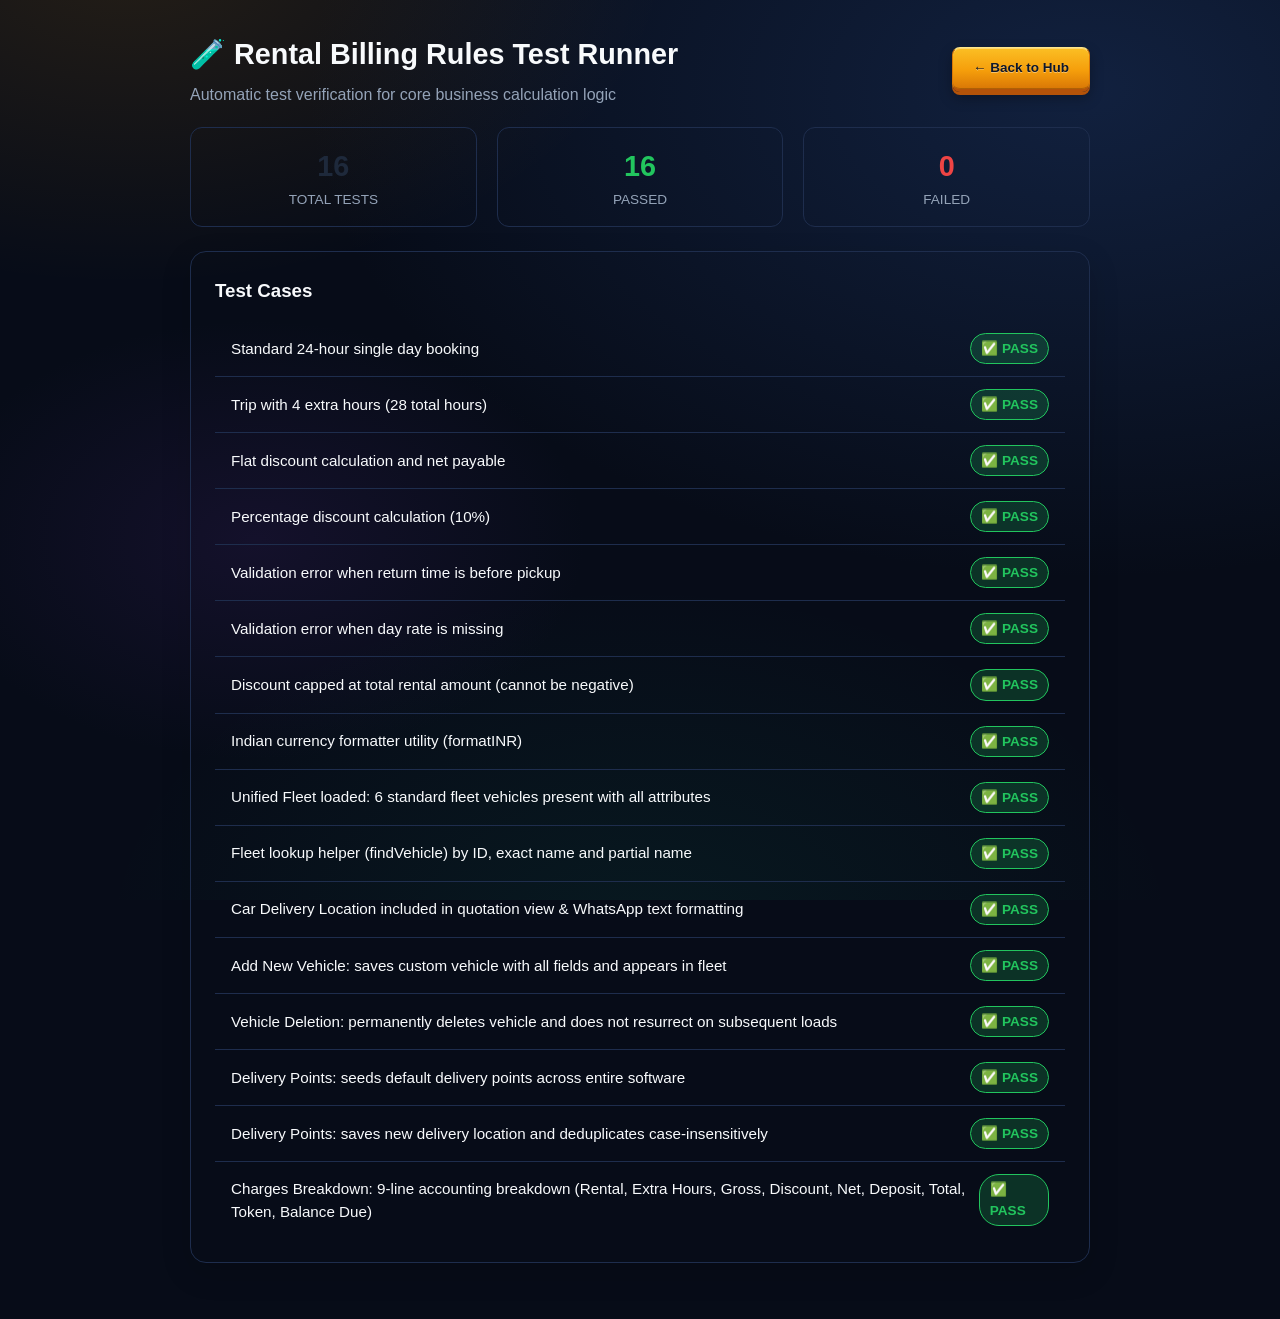
<file: tests.html>
<!DOCTYPE html>
<html lang="en">
<head>
  <meta charset="UTF-8">
  <meta name="viewport" content="width=device-width, initial-scale=1.0">
  <title>Shree Quotation Calculator — Billing Rules Test Runner</title>
  <link rel="stylesheet" href="styles.css">
  <style>
    body { padding: 32px 16px; font-family: 'Inter', -apple-system, BlinkMacSystemFont, sans-serif; }
    .test-container { max-width: 900px; margin: 0 auto; }
    .test-card {
      background: var(--surface);
      border: 1px solid var(--border);
      border-radius: 16px;
      padding: 24px;
      margin-bottom: 24px;
      box-shadow: 0 10px 30px rgba(0,0,0,0.15);
    }
    .test-row {
      display: flex;
      align-items: center;
      justify-content: space-between;
      padding: 12px 16px;
      border-bottom: 1px solid var(--border);
      font-size: 0.95rem;
    }
    .test-row:last-child { border-bottom: none; }
    .badge {
      display: inline-block;
      padding: 4px 10px;
      border-radius: 20px;
      font-weight: 700;
      font-size: 0.85rem;
    }
    .badge.pass { background: rgba(34, 197, 94, 0.2); color: #22c55e; border: 1px solid #22c55e; }
    .badge.fail { background: rgba(239, 68, 68, 0.2); color: #ef4444; border: 1px solid #ef4444; }
    .summary-box {
      display: flex;
      gap: 20px;
      margin-bottom: 24px;
    }
    .metric {
      flex: 1;
      background: var(--surface-raised);
      padding: 16px;
      border-radius: 12px;
      border: 1px solid var(--border);
      text-align: center;
    }
    .metric .num { font-size: 1.8rem; font-weight: 800; color: var(--primary); }
    .metric .lbl { font-size: 0.85rem; color: var(--text-muted); text-transform: uppercase; }
  </style>
</head>
<body>
  <div class="test-container">
    <div style="display: flex; justify-content: space-between; align-items: center; margin-bottom: 20px;">
      <div>
        <h1 style="font-size: 1.8rem; font-weight: 800; margin: 0;">🧪 Rental Billing Rules Test Runner</h1>
        <p style="color: var(--text-muted); margin: 6px 0 0;">Automatic test verification for core business calculation logic</p>
      </div>
      <a href="./" class="btn btn-secondary">← Back to Hub</a>
    </div>

    <div class="summary-box">
      <div class="metric">
        <div class="num" id="totalCount">0</div>
        <div class="lbl">Total Tests</div>
      </div>
      <div class="metric">
        <div class="num" style="color: #22c55e;" id="passCount">0</div>
        <div class="lbl">Passed</div>
      </div>
      <div class="metric">
        <div class="num" style="color: #ef4444;" id="failCount">0</div>
        <div class="lbl">Failed</div>
      </div>
    </div>

    <div class="test-card">
      <h3 style="margin-top: 0; margin-bottom: 16px;">Test Cases</h3>
      <div id="results"></div>
    </div>
  </div>

  <script src="calc.js?v=20261118_02"></script>
  <script>
    const tests = [
      {
        name: "Standard 24-hour single day booking",
        run: () => {
          const res = RentalCalc.compute({
            pickup: "2026-11-20T10:00",
            return: "2026-11-21T10:00",
            ratePerDay: 2500,
            extraHourRate: 150,
            deposit: 3000,
            token: 1000
          });
          return res.days === 1 && res.extraHours === 0 && res.totalRental === 2500 && res.payable === 4500;
        }
      },
      {
        name: "Trip with 4 extra hours (28 total hours)",
        run: () => {
          const res = RentalCalc.compute({
            pickup: "2026-11-20T10:00",
            return: "2026-11-21T14:00",
            ratePerDay: 2000,
            extraHourRate: 200,
            deposit: 0,
            token: 0
          });
          return res.days === 1 && res.extraHours === 4 && res.extraHourCharge === 800 && res.totalRental === 2800 && res.payable === 2800;
        }
      },
      {
        name: "Flat discount calculation and net payable",
        run: () => {
          const res = RentalCalc.compute({
            pickup: "2026-11-20T10:00",
            return: "2026-11-22T10:00",
            ratePerDay: 2000,
            discountType: "flat",
            discountValue: 500,
            deposit: 2000,
            token: 500
          });
          return res.days === 2 && res.totalRental === 4000 && res.discount === 500 && res.payable === 5000;
        }
      },
      {
        name: "Percentage discount calculation (10%)",
        run: () => {
          const res = RentalCalc.compute({
            pickup: "2026-11-20T10:00",
            return: "2026-11-22T10:00",
            ratePerDay: 3000,
            discountType: "percent",
            discountValue: 10,
            deposit: 0,
            token: 0
          });
          return res.totalRental === 6000 && res.discount === 600 && res.payable === 5400;
        }
      },
      {
        name: "Validation error when return time is before pickup",
        run: () => {
          const res = RentalCalc.compute({
            pickup: "2026-11-21T10:00",
            return: "2026-11-20T10:00",
            ratePerDay: 2500
          });
          return Boolean(res.error);
        }
      },
      {
        name: "Validation error when day rate is missing",
        run: () => {
          const res = RentalCalc.compute({
            pickup: "2026-11-20T10:00",
            return: "2026-11-21T10:00",
            ratePerDay: ""
          });
          return Boolean(res.error);
        }
      },
      {
        name: "Discount capped at total rental amount (cannot be negative)",
        run: () => {
          const res = RentalCalc.compute({
            pickup: "2026-11-20T10:00",
            return: "2026-11-21T10:00",
            ratePerDay: 2000,
            discountType: "flat",
            discountValue: 5000,
            deposit: 1000,
            token: 0
          });
          return res.discount === 2000 && res.payable === 1000;
        }
      },
      {
        name: "Indian currency formatter utility (formatINR)",
        run: () => {
          return RentalCalc.formatINR(125000) === "₹1,25,000" && RentalCalc.formatINR(500) === "₹500";
        }
      },
      {
        name: "Unified Fleet loaded: 6 standard fleet vehicles present with all attributes",
        run: () => {
          const fleet = RentalCalc.loadFleet();
          if (!Array.isArray(fleet) || fleet.length < 6) return false;
          const swift = fleet.find(v => v.id === "swift-vxi");
          const ertiga = fleet.find(v => v.id === "ertiga-zxi");
          const thar = fleet.find(v => v.id === "thar-4x4");
          return swift && swift.regNo === "MH 46 BV 1001" &&
                 ertiga && ertiga.seats === "7 Seater" &&
                 thar && thar.ratePerDay === "4500";
        }
      },
      {
        name: "Fleet lookup helper (findVehicle) by ID, exact name and partial name",
        run: () => {
          const byId = RentalCalc.findVehicle("swift-vxi");
          const byName = RentalCalc.findVehicle("Maruti Ertiga ZXi");
          const byPartial = RentalCalc.findVehicle("Scorpio");
          const byReg = RentalCalc.findVehicle("MH 46 BV 1004");
          return byId && byId.name === "Maruti Swift VXi" &&
                 byName && byName.id === "ertiga-zxi" &&
                 byPartial && byPartial.id === "scorpio-n" &&
                 byReg && byReg.id === "creta-sx";
        }
      },
      {
        name: "Car Delivery Location included in quotation view & WhatsApp text formatting",
        run: () => {
          const inputs = {
            customerName: "Sanjay Patil",
            vehName: "Maruti Swift VXi",
            pickup: "2026-11-20T10:00",
            return: "2026-11-21T10:00",
            deliveryLocation: "Panvel Railway Station",
            ratePerDay: 2000
          };
          const calc = RentalCalc.compute(inputs);
          const view = RentalCalc.buildView(inputs, calc);
          const text = RentalCalc.buildText(view);
          return text.includes("Panvel Railway Station") && text.includes("Delivery Location");
        }
      },
      {
        name: "Add New Vehicle: saves custom vehicle with all fields and appears in fleet",
        run: () => {
          const initialFleet = RentalCalc.loadFleet();
          const newVeh = RentalCalc.addVehicle({
            name: "Toyota Innova Crysta ZXi",
            regNo: "MH 46 BV 7788",
            fuel: "Diesel",
            seats: "7 Seater",
            ratePerDay: "4200",
            extraHourRate: "300"
          });
          const updatedFleet = RentalCalc.loadFleet();
          const found = RentalCalc.findVehicle("Toyota Innova Crysta ZXi");
          // cleanup test vehicle
          if (newVeh && newVeh.id) RentalCalc.deleteVehicle(newVeh.id);
          return newVeh && found && found.regNo === "MH 46 BV 7788" && found.ratePerDay === "4200" && updatedFleet.length === initialFleet.length + 1;
        }
      },
      {
        name: "Vehicle Deletion: permanently deletes vehicle and does not resurrect on subsequent loads",
        run: () => {
          const tempVeh = RentalCalc.addVehicle({
            name: "Temporary Test Car",
            ratePerDay: "1500"
          });
          const beforeDelete = RentalCalc.loadFleet().length;
          RentalCalc.deleteVehicle(tempVeh.id);
          const afterDelete = RentalCalc.loadFleet().length;
          // Reload fleet again to verify no resurrection
          const reloadFleet = RentalCalc.loadFleet().length;
          return afterDelete === beforeDelete - 1 && reloadFleet === afterDelete;
        }
      },
      {
        name: "Delivery Points: seeds default delivery points across entire software",
        run: () => {
          const points = RentalCalc.loadDeliveryPoints();
          return Array.isArray(points) && points.length >= 6 &&
                 points.includes("Panvel Railway Station") &&
                 points.includes("Office / Self Pickup (Khanda Colony, Panvel)");
        }
      },
      {
        name: "Delivery Points: saves new delivery location and deduplicates case-insensitively",
        run: () => {
          const countBefore = RentalCalc.loadDeliveryPoints().length;
          RentalCalc.addDeliveryPoint("Navi Mumbai Central Park");
          const countAfter = RentalCalc.loadDeliveryPoints().length;
          // Duplicate attempt with different casing
          RentalCalc.addDeliveryPoint("navi mumbai central park");
          const countDup = RentalCalc.loadDeliveryPoints().length;
          return countAfter === countBefore + 1 && countDup === countAfter;
        }
      },
      {
        name: "Charges Breakdown: 9-line accounting breakdown (Rental, Extra Hours, Gross, Discount, Net, Deposit, Total, Token, Balance Due)",
        run: () => {
          const res = RentalCalc.compute({
            pickup: "2026-11-20T10:00",
            return: "2026-11-22T15:00",
            ratePerDay: 4000,
            extraHourRate: 250,
            discountType: "flat",
            discountValue: 200,
            deposit: 5000,
            token: 2000
          });
          const view = RentalCalc.buildView({
            vehName: "Mahindra Scorpio-N",
            pickup: "2026-11-20T10:00",
            return: "2026-11-22T15:00",
            ratePerDay: 4000
          }, res);
          const text = RentalCalc.buildText(view);
          return res.rental === 8000 &&
                 res.extraHourCharge === 1250 &&
                 res.grossRental === 9250 &&
                 res.discount === 200 &&
                 res.netRental === 9050 &&
                 res.deposit === 5000 &&
                 res.totalPayableAmount === 14050 &&
                 res.token === 2000 &&
                 res.balanceDue === 12050 &&
                 text.includes("1. Rental Charges (₹4,000 × 2 Days): ₹8,000") &&
                 text.includes("2. Extra Hours (5 × ₹250): ₹1,250") &&
                 text.includes("3. Gross Rental Amount") &&
                 text.includes("4. Less: Offer / Discount") &&
                 text.includes("5. Net Rental Amount") &&
                 text.includes("6. Add: Refundable Security Deposit") &&
                 text.includes("7. Total Payable Amount") &&
                 text.includes("8. Less: Token / Advance Received") &&
                 text.includes("9. Balance Due");
        }
      }
    ];

    let passed = 0;
    let failed = 0;
    const container = document.getElementById("results");

    tests.forEach((t) => {
      let ok = false;
      try {
        ok = t.run();
      } catch (e) {
        ok = false;
      }

      if (ok) passed++; else failed++;

      const div = document.createElement("div");
      div.className = "test-row";
      div.innerHTML = `
        <span>${t.name}</span>
        <span class="badge ${ok ? 'pass' : 'fail'}">${ok ? '✅ PASS' : '❌ FAIL'}</span>
      `;
      container.appendChild(div);
    });

    document.getElementById("totalCount").innerText = tests.length;
    document.getElementById("passCount").innerText = passed;
    document.getElementById("failCount").innerText = failed;
  </script>
</body>
</html>
</file>
<file: styles.css>
/* ==========================================================================
   SHREE SELF DRIVING - UI/UX PRO MAX DESIGN SYSTEM
   Automotive Luxury & High-Performance Self-Drive Quotation Calculator
   ========================================================================== */

@import url('https://fonts.googleapis.com/css2?family=Plus+Jakarta+Sans:wght@400;500;600;700;800&family=Space+Grotesk:wght@500;700;800&family=Space+Mono:wght@400;700&display=swap');

:root {
    /* Design System Tokens: Dark Theme (Default) */
  --font-main: 'Plus Jakarta Sans', system-ui, -apple-system, BlinkMacSystemFont, 'Segoe UI', Roboto, sans-serif;
  --font-display: 'Space Grotesk', var(--font-main);
  --font-mono: 'Space Mono', monospace;

  --bg: #070c18;
  --bg-subtle: #0d1527;
  --card: #111a30;
  --card-hover: #15203b;
  --card-surface: #172442;
  --border: #1e2d4d;
  --border-focus: #f59e0b;
  --border-light: rgba(255, 255, 255, 0.08);

  --text-main: #f8fafc;
  --text-muted: #94a3b8;
  --text-dim: #64748b;

  --primary: #1e293b;
  --accent: #f59e0b;
  --accent-hover: #d97706;
  --accent-gold: #fbbf24;
  --accent-glow: rgba(245, 158, 11, 0.28);

  --emerald: #10b981;
  --emerald-hover: #059669;
  --emerald-glow: rgba(16, 185, 129, 0.28);
  --emerald-bg: rgba(16, 185, 129, 0.12);

  --red: #ef4444;
  --red-bg: rgba(239, 68, 68, 0.12);
  --blue: #3b82f6;

  --input-bg: #0a1122;
  --input-border: #213052;
  --input-focus: #f59e0b;

  --shadow-sm: 0 1px 2px rgba(0, 0, 0, 0.2);
  --shadow-md: 0 4px 12px rgba(0, 0, 0, 0.3);
  --shadow-lg: 0 12px 32px rgba(0, 0, 0, 0.45);
  --shadow-glow: 0 0 25px rgba(245, 158, 11, 0.15);

  /* 3D Depth & Elevation Tokens (Dark Mode) */
  --shadow-3d-bevel: 0 1px 0 rgba(255, 255, 255, 0.12) inset, 0 -1px 0 rgba(0, 0, 0, 0.4) inset;
  --shadow-3d-card: 0 2px 4px rgba(0,0,0,0.2), 0 8px 24px -4px rgba(0,0,0,0.45), 0 20px 48px -8px rgba(0,0,0,0.6), inset 0 1px 0 rgba(255,255,255,0.12);
  --shadow-3d-card-hover: 0 4px 8px rgba(0,0,0,0.25), 0 16px 36px -6px rgba(0,0,0,0.55), 0 32px 64px -10px rgba(0,0,0,0.7), inset 0 1px 0 rgba(255,255,255,0.2);
  --shadow-3d-inset: inset 0 2px 5px rgba(0, 0, 0, 0.45), 0 1px 0 rgba(255, 255, 255, 0.05);
  --shadow-3d-btn: 0 1px 0 rgba(255,255,255,0.35) inset, 0 -1px 0 rgba(0,0,0,0.2) inset, 0 3px 0 #b45309, 0 6px 14px rgba(0,0,0,0.3);
  --shadow-3d-btn-wa: 0 1px 0 rgba(255,255,255,0.35) inset, 0 -1px 0 rgba(0,0,0,0.2) inset, 0 3px 0 #047857, 0 6px 14px rgba(16,185,129,0.3);
  --shadow-3d-btn-pdf: 0 1px 0 rgba(255,255,255,0.35) inset, 0 -1px 0 rgba(0,0,0,0.2) inset, 0 3px 0 #1d4ed8, 0 6px 14px rgba(59,130,246,0.3);
  --shadow-3d-floating: 0 10px 25px -5px rgba(0,0,0,0.3), 0 25px 50px -10px rgba(0,0,0,0.5), inset 0 1px 0 rgba(255,255,255,0.15);

  --radius-sm: 8px;
  --radius-md: 12px;
  --radius-lg: 16px;
  --radius-full: 9999px;

  --radius-sm: 8px;
  --radius-md: 12px;
  --radius-lg: 16px;
  --radius-full: 9999px;

  /* Quotation Card (Pristine Luxury Sheet in both modes) */
  --q-bg: #ffffff;
  --q-text: #0f172a;
  --q-strong: #020617;
  --q-muted: #475569;
  --q-line: #e2e8f0;
  --q-row-hover: #f8fafc;
  --q-sub: #b45309;

  --transition-fast: 150ms cubic-bezier(0.4, 0, 0.2, 1);
  --transition-normal: 250ms cubic-bezier(0.4, 0, 0.2, 1);

  color-scheme: dark;
}

[data-theme="light"] {
  --bg: #f1f5f9;
  --bg-subtle: #e2e8f0;
  --card: #ffffff;
  --card-hover: #ffffff;
  --card-surface: #f8fafc;
  --border: #cbd5e1;
  --border-focus: #b45309;
  --border-light: rgba(0, 0, 0, 0.08);

  --text-main: #020617;
  --text-muted: #1e293b;
  --text-dim: #334155;

  --primary: #f8fafc;
  --accent: #b45309;
  --accent-hover: #92400e;
  --accent-gold: #b45309;
  --accent-glow: rgba(180, 83, 9, 0.25);

  --emerald: #047857;
  --emerald-hover: #065f46;
  --emerald-glow: rgba(4, 120, 87, 0.25);
  --emerald-bg: #d1fae5;

  --red: #b91c1c;
  --red-bg: #fee2e2;
  --blue: #1d4ed8;

  --input-bg: #ffffff;
  --input-border: #94a3b8;
  --input-focus: #b45309;

  --shadow-sm: 0 1px 3px rgba(15, 23, 42, 0.08);
  --shadow-md: 0 4px 14px rgba(15, 23, 42, 0.1);
  --shadow-lg: 0 14px 30px rgba(15, 23, 42, 0.14);
  --shadow-glow: 0 0 25px rgba(180, 83, 9, 0.14);

  /* 3D Depth & Elevation Tokens (Light Mode) */
  --shadow-3d-bevel: 0 1px 0 rgba(255, 255, 255, 0.9) inset, 0 -1px 0 rgba(0, 0, 0, 0.08) inset;
  --shadow-3d-card: 0 2px 4px rgba(15,23,42,0.04), 0 8px 24px -4px rgba(15,23,42,0.08), 0 20px 40px -8px rgba(15,23,42,0.12), inset 0 1px 0 #ffffff;
  --shadow-3d-card-hover: 0 4px 8px rgba(15,23,42,0.06), 0 16px 36px -6px rgba(15,23,42,0.14), 0 32px 56px -10px rgba(15,23,42,0.18), inset 0 1px 0 #ffffff;
  --shadow-3d-inset: inset 0 2px 4px rgba(15, 23, 42, 0.08), 0 1px 0 #ffffff;
  --shadow-3d-btn: 0 1px 0 rgba(255,255,255,0.5) inset, 0 -1px 0 rgba(0,0,0,0.15) inset, 0 3px 0 #92400e, 0 5px 12px rgba(180,83,9,0.25);
  --shadow-3d-btn-wa: 0 1px 0 rgba(255,255,255,0.4) inset, 0 -1px 0 rgba(0,0,0,0.15) inset, 0 3px 0 #065f46, 0 5px 12px rgba(4,120,87,0.25);
  --shadow-3d-btn-pdf: 0 1px 0 rgba(255,255,255,0.4) inset, 0 -1px 0 rgba(0,0,0,0.15) inset, 0 3px 0 #1e40af, 0 5px 12px rgba(29,78,216,0.25);
  --shadow-3d-floating: 0 10px 25px -5px rgba(15,23,42,0.08), 0 25px 45px -10px rgba(15,23,42,0.15), inset 0 1px 0 #ffffff;

  --q-bg: #ffffff;
  --q-text: #020617;
  --q-strong: #000000;
  --q-muted: #1e293b;
  --q-line: #cbd5e1;
  --q-row-hover: #f1f5f9;
  --q-sub: #92400e;

  color-scheme: light;
}

[data-theme="light"] input,
[data-theme="light"] select,
[data-theme="light"] textarea {
  color: #020617 !important;
  font-weight: 600 !important;
  border-color: #94a3b8 !important;
}

[data-theme="light"] input::placeholder,
[data-theme="light"] textarea::placeholder {
  color: #64748b !important;
}

[data-theme="light"] .field > label {
  color: #0f172a !important;
  font-weight: 700 !important;
}

[data-theme="light"] .section-title {
  color: #92400e !important;
  font-weight: 800 !important;
  border-bottom-color: #cbd5e1 !important;
}

[data-theme="light"] .field-pill {
  background: #e2e8f0 !important;
  color: #0f172a !important;
  border-color: #94a3b8 !important;
  font-weight: 700 !important;
}

[data-theme="light"] .field-pill.accent {
  background: #fef3c7 !important;
  color: #92400e !important;
  border-color: #f59e0b !important;
}

[data-theme="light"] .chip .k {
  color: #334155 !important;
  font-weight: 800 !important;
}

[data-theme="light"] .chip .v {
  color: #020617 !important;
  font-weight: 800 !important;
}

[data-theme="light"] .q-row .lbl {
  color: #1e293b !important;
  font-weight: 600 !important;
}

[data-theme="light"] .q-row .val {
  color: #020617 !important;
  font-weight: 800 !important;
}

[data-theme="light"] .q-sec-title {
  color: #0f172a !important;
  font-weight: 800 !important;
  background: #f1f5f9 !important;
}

[data-theme="light"] .q-terms li {
  color: #1e293b !important;
  font-weight: 500 !important;
}

[data-theme="light"] .btn.ghost {
  border-color: #94a3b8 !important;
  color: #0f172a !important;
  font-weight: 700 !important;
}

/* ==========================================================================
   Base & Reset
   ========================================================================== */

*, *::before, *::after {
  box-sizing: border-box;
}

html, body {
  margin: 0;
  padding: 0;
  scroll-behavior: smooth;
  overflow-x: hidden;
}

body {
  font-family: var(--font-main);
  background-color: var(--bg);
  color: var(--text-main);
  line-height: 1.55;
  min-height: 100vh;
  -webkit-font-smoothing: antialiased;
  -moz-osx-font-smoothing: grayscale;
  background-image:
    radial-gradient(900px 550px at 10% -5%, rgba(245, 158, 11, 0.12) 0%, transparent 60%),
    radial-gradient(1200px 750px at 85% 10%, rgba(30, 58, 110, 0.45) 0%, transparent 65%),
    radial-gradient(900px 600px at 50% 105%, rgba(16, 185, 129, 0.08) 0%, transparent 60%),
    radial-gradient(600px 400px at 20% 60%, rgba(67, 34, 112, 0.22) 0%, transparent 55%);
  background-attachment: fixed;
}

[data-theme="light"] body {
  background-image:
    radial-gradient(1000px 600px at 10% -5%, rgba(254, 243, 199, 0.85) 0%, transparent 60%),
    radial-gradient(1200px 750px at 85% 10%, rgba(219, 234, 254, 0.85) 0%, transparent 65%),
    radial-gradient(800px 500px at 50% 105%, rgba(209, 250, 229, 0.6) 0%, transparent 60%);
  background-attachment: fixed;
}

a {
  color: var(--accent);
  text-decoration: none;
  transition: color var(--transition-fast);
}

a:hover {
  color: var(--accent-gold);
}

button, input, select, textarea {
  font-family: inherit;
}

.mono-nums {
  font-variant-numeric: tabular-nums;
  letter-spacing: -0.2px;
}

.wrap {
  max-width: 1240px;
  margin: 0 auto;
  padding: 24px 20px 80px;
}

/* ==========================================================================
   Header & Brandbar
   ========================================================================== */

.brandbar {
  display: flex;
  align-items: center;
  justify-content: space-between;
  gap: 16px;
  padding: 14px 22px;
  background: linear-gradient(180deg, rgba(23, 36, 66, 0.75) 0%, rgba(13, 21, 39, 0.9) 100%);
  backdrop-filter: blur(16px);
  -webkit-backdrop-filter: blur(16px);
  border: 1px solid rgba(255, 255, 255, 0.09);
  border-top: 1px solid rgba(255, 255, 255, 0.22);
  border-bottom: 2px solid rgba(0, 0, 0, 0.45);
  border-radius: var(--radius-lg);
  margin-bottom: 24px;
  box-shadow: var(--shadow-3d-card);
}

[data-theme="light"] .brandbar {
  background: linear-gradient(180deg, rgba(255, 255, 255, 0.95) 0%, rgba(248, 250, 252, 0.9) 100%);
  border: 1px solid rgba(203, 213, 225, 0.85);
  border-top: 1px solid #ffffff;
  border-bottom: 2px solid #cbd5e1;
  box-shadow: var(--shadow-3d-card);
}

.brand-left {
  display: flex;
  align-items: center;
  gap: 14px;
}

.brand-icon-badge {
  display: flex;
  align-items: center;
  justify-content: center;
  width: 48px;
  height: 48px;
  border-radius: var(--radius-md);
  background: linear-gradient(145deg, #fbbf24 0%, #f59e0b 50%, #d97706 100%);
  color: #0f172a;
  border-top: 1px solid rgba(255, 255, 255, 0.5);
  border-bottom: 2px solid #b45309;
  box-shadow: 0 4px 14px rgba(245, 158, 11, 0.45), inset 0 1px 0 rgba(255, 255, 255, 0.45);
  flex-shrink: 0;
  transition: transform 0.25s cubic-bezier(0.16, 1, 0.3, 1), box-shadow 0.25s ease;
}

.brandbar:hover .brand-icon-badge {
  transform: scale(1.06) rotate(-3deg);
  box-shadow: 0 6px 20px rgba(245, 158, 11, 0.6), inset 0 1px 0 rgba(255, 255, 255, 0.6);
}

.brand-icon-badge svg {
  width: 26px;
  height: 26px;
}

.brand-text h1 {
  margin: 0;
  font-family: var(--font-display);
  font-size: 19px;
  font-weight: 800;
  letter-spacing: -0.3px;
  color: var(--text-main);
  line-height: 1.25;
}

.brand-text p {
  margin: 3px 0 0;
  font-size: 13px;
  color: var(--text-muted);
  display: flex;
  align-items: center;
  gap: 8px;
  flex-wrap: wrap;
}

.brand-phone-pill {
  display: inline-flex;
  align-items: center;
  gap: 5px;
  font-weight: 700;
  color: var(--accent-gold);
  background: rgba(245, 158, 11, 0.12);
  padding: 2px 8px;
  border-radius: var(--radius-full);
  border: 1px solid rgba(245, 158, 11, 0.25);
  transition: all var(--transition-fast);
}

.brand-phone-pill:hover {
  background: rgba(245, 158, 11, 0.22);
  color: #ffffff;
}

.brand-actions {
  display: flex;
  align-items: center;
  gap: 10px;
}

/* ==========================================================================
   Buttons & Interactive Elements
   ========================================================================== */

.btn {
  appearance: none;
  border: 1px solid #d97706;
  border-top: 1px solid #fde68a;
  border-bottom: 3px solid #b45309;
  cursor: pointer;
  font-weight: 700;
  font-size: 13.5px;
  padding: 10px 20px;
  min-height: 42px;
  border-radius: var(--radius-sm);
  background: linear-gradient(180deg, #fbbf24 0%, #f59e0b 55%, #d97706 100%);
  color: #0f172a;
  text-shadow: 0 1px 0 rgba(255, 255, 255, 0.4);
  display: inline-flex;
  align-items: center;
  justify-content: center;
  gap: 8px;
  white-space: nowrap;
  transition: all 0.15s cubic-bezier(0.16, 1, 0.3, 1);
  box-shadow: var(--shadow-3d-btn);
  user-select: none;
  touch-action: manipulation;
  -webkit-tap-highlight-color: transparent;
}

.btn:hover {
  background: linear-gradient(180deg, #fcd34d 0%, #fbbf24 55%, #f59e0b 100%);
  color: #0f172a;
  transform: translateY(-2px);
  box-shadow: 0 1px 0 rgba(255,255,255,0.45) inset, 0 4px 0 #b45309, 0 10px 20px rgba(245, 158, 11, 0.4);
}

.btn:active {
  transform: translateY(2px);
  border-bottom-width: 1px;
  box-shadow: 0 1px 0 rgba(0,0,0,0.2) inset, 0 1px 2px rgba(0,0,0,0.3);
}

.btn:focus-visible {
  outline: none;
  box-shadow: 0 0 0 3px var(--accent-glow);
}

.btn:disabled {
  opacity: 0.55;
  cursor: not-allowed;
  transform: none !important;
  box-shadow: none !important;
}

.btn.ghost {
  background: linear-gradient(180deg, rgba(255,255,255,0.06) 0%, rgba(255,255,255,0.02) 100%);
  border: 1px solid var(--border);
  border-top: 1px solid rgba(255, 255, 255, 0.16);
  border-bottom: 2px solid rgba(0, 0, 0, 0.35);
  color: var(--text-main);
  box-shadow: 0 2px 4px rgba(0,0,0,0.15), inset 0 1px 0 rgba(255,255,255,0.08);
  text-shadow: none;
}

.btn.ghost:hover {
  background: rgba(245, 158, 11, 0.1);
  border-color: var(--accent);
  color: var(--accent-gold);
  transform: translateY(-1.5px);
  box-shadow: 0 4px 12px rgba(0,0,0,0.25), 0 0 14px rgba(245, 158, 11, 0.18), inset 0 1px 0 rgba(255,255,255,0.15);
}

.btn.ghost:active {
  transform: translateY(1.5px);
  border-bottom-width: 1px;
}


.btn-spinner {
  display: inline-block;
  width: 14px;
  height: 14px;
  border: 2.2px solid rgba(255, 255, 255, 0.35);
  border-top-color: #ffffff;
  border-radius: 50%;
  animation: btnSpin 0.65s linear infinite;
  margin-right: 6px;
  vertical-align: -2px;
}

@keyframes btnSpin {
  to { transform: rotate(360deg); }
}

.btn.wa {
  background: linear-gradient(180deg, #34d399 0%, #10b981 55%, #059669 100%);
  color: #ffffff;
  text-shadow: 0 1px 1px rgba(0, 0, 0, 0.3);
  border: 1px solid #059669;
  border-top: 1px solid #6ee7b7;
  border-bottom: 3px solid #047857;
  box-shadow: var(--shadow-3d-btn-wa);
  font-weight: 700;
}

.btn.wa:hover {
  background: linear-gradient(180deg, #6ee7b7 0%, #10b981 55%, #047857 100%);
  color: #ffffff;
  transform: translateY(-2px);
  box-shadow: 0 1px 0 rgba(255,255,255,0.45) inset, 0 4px 0 #047857, 0 10px 22px rgba(16, 185, 129, 0.45);
}

.btn.wa:active {
  transform: translateY(2px);
  border-bottom-width: 1px;
  box-shadow: 0 1px 0 rgba(0,0,0,0.2) inset, 0 1px 2px rgba(0,0,0,0.3);
}

.btn.pdf {
  background: linear-gradient(180deg, #60a5fa 0%, #3b82f6 55%, #2563eb 100%);
  color: #ffffff;
  text-shadow: 0 1px 1px rgba(0, 0, 0, 0.3);
  border: 1px solid #2563eb;
  border-top: 1px solid #93c5fd;
  border-bottom: 3px solid #1d4ed8;
  box-shadow: var(--shadow-3d-btn-pdf);
  font-weight: 700;
}

.btn.pdf:hover {
  background: linear-gradient(180deg, #93c5fd 0%, #3b82f6 55%, #1d4ed8 100%);
  color: #ffffff;
  transform: translateY(-2px);
  box-shadow: 0 1px 0 rgba(255,255,255,0.45) inset, 0 4px 0 #1d4ed8, 0 10px 22px rgba(59, 130, 246, 0.45);
}

.btn.pdf:active {
  transform: translateY(2px);
  border-bottom-width: 1px;
  box-shadow: 0 1px 0 rgba(0,0,0,0.2) inset, 0 1px 2px rgba(0,0,0,0.3);
}

.theme-toggle {
  background: linear-gradient(180deg, rgba(255,255,255,0.07) 0%, rgba(255,255,255,0.02) 100%);
  border: 1px solid var(--border);
  border-top: 1px solid rgba(255, 255, 255, 0.18);
  border-bottom: 2px solid rgba(0, 0, 0, 0.35);
  color: var(--text-main);
  border-radius: var(--radius-full);
  padding: 8px 18px;
  font-size: 13px;
  font-weight: 700;
  cursor: pointer;
  display: inline-flex;
  align-items: center;
  gap: 8px;
  min-height: 40px;
  transition: all 0.15s cubic-bezier(0.16, 1, 0.3, 1);
  box-shadow: 0 2px 4px rgba(0,0,0,0.15), inset 0 1px 0 rgba(255,255,255,0.08);
}

.theme-toggle:hover {
  border-color: var(--accent);
  color: var(--accent-gold);
  transform: translateY(-1.5px);
  box-shadow: 0 4px 12px rgba(0,0,0,0.25), 0 0 14px rgba(245, 158, 11, 0.2);
}

.theme-toggle:active {
  transform: translateY(1.5px);
}

.theme-toggle:focus-visible {
  outline: none;
  box-shadow: 0 0 0 3px var(--accent-glow);
}

/* ==========================================================================
   Cards & Layout
   ========================================================================== */

.card {
  background: linear-gradient(165deg, rgba(23, 36, 66, 0.72) 0%, rgba(13, 21, 39, 0.88) 100%);
  border: 1px solid rgba(255, 255, 255, 0.08);
  border-top: 1px solid rgba(255, 255, 255, 0.18);
  border-bottom: 2px solid rgba(0, 0, 0, 0.5);
  border-radius: var(--radius-lg);
  box-shadow: var(--shadow-3d-card);
  backdrop-filter: blur(14px);
  -webkit-backdrop-filter: blur(14px);
  transition: transform 0.25s cubic-bezier(0.16, 1, 0.3, 1), box-shadow 0.25s cubic-bezier(0.16, 1, 0.3, 1), border-color 0.2s ease;
}

[data-theme="light"] .card {
  background: linear-gradient(165deg, rgba(255, 255, 255, 0.96) 0%, rgba(248, 250, 252, 0.9) 100%);
  border: 1px solid rgba(203, 213, 225, 0.85);
  border-top: 1px solid #ffffff;
  border-bottom: 2px solid #cbd5e1;
  box-shadow: var(--shadow-3d-card);
}

.layout {
  display: grid;
  grid-template-columns: 1fr;
  gap: 28px;
  align-items: start;
}

@media (min-width: 1040px) {
  .layout {
    grid-template-columns: minmax(360px, 490px) minmax(0, 1fr);
    gap: 32px;
  }
  .preview-col {
    position: sticky;
    top: 24px;
  }
}

.panel {
  padding: 24px 26px;
  border-radius: var(--radius-lg);
}

/* ==========================================================================
   Form Controls & Modern Input System
   ========================================================================== */

.section-title {
  display: flex;
  align-items: center;
  gap: 8px;
  font-family: var(--font-display);
  font-size: 12px;
  text-transform: uppercase;
  letter-spacing: 1.2px;
  color: var(--accent);
  font-weight: 800;
  margin: 24px 0 14px;
  padding-bottom: 6px;
  border-bottom: 1px solid var(--border-light);
}

.section-title:first-child {
  margin-top: 0;
}

.section-title svg {
  width: 16px;
  height: 16px;
  color: var(--accent);
}

.field {
  margin-bottom: 16px;
  min-width: 0;
}

.field > label {
  display: block;
  font-size: 12.5px;
  font-weight: 600;
  color: var(--text-muted);
  margin-bottom: 6px;
  letter-spacing: 0.2px;
}

input[type="text"],
input[type="number"],
input[type="date"],
input[type="tel"],
textarea,
select {
  width: 100%;
  background: linear-gradient(180deg, #080e1c 0%, #0d1527 100%);
  border: 1px solid #1e2c4c;
  border-top: 1px solid #121c32;
  border-bottom: 1px solid #2a3d66;
  color: var(--text-main);
  border-radius: var(--radius-sm);
  padding: 11px 14px;
  font-size: 14.5px;
  font-weight: 500;
  min-height: 44px;
  transition: all 0.2s cubic-bezier(0.16, 1, 0.3, 1);
  outline: none;
  box-shadow: var(--shadow-3d-inset);
}

[data-theme="light"] input[type="text"],
[data-theme="light"] input[type="number"],
[data-theme="light"] input[type="date"],
[data-theme="light"] input[type="tel"],
[data-theme="light"] textarea,
[data-theme="light"] select {
  background: linear-gradient(180deg, #f8fafc 0%, #ffffff 100%);
  border: 1px solid #cbd5e1;
  border-top: 1px solid #94a3b8;
  border-bottom: 1px solid #e2e8f0;
  color: #0f172a;
  box-shadow: inset 0 2px 4px rgba(15, 23, 42, 0.06), 0 1px 0 #ffffff;
}

input[type="text"]::placeholder,
input[type="number"]::placeholder,
input[type="tel"]::placeholder,
textarea::placeholder {
  color: var(--text-dim);
  font-size: 13.5px;
}

input:hover, select:hover, textarea:hover {
  border-color: rgba(245, 158, 11, 0.4);
}

input:focus, select:focus, textarea:focus {
  border-color: var(--accent);
  background: #0f1930;
  box-shadow: inset 0 2px 4px rgba(0,0,0,0.3), 0 0 0 3px rgba(245, 158, 11, 0.28), 0 4px 14px rgba(245, 158, 11, 0.2);
}

[data-theme="light"] input:focus, 
[data-theme="light"] select:focus, 
[data-theme="light"] textarea:focus {
  background: #ffffff;
  border-color: var(--accent);
  box-shadow: inset 0 2px 4px rgba(15, 23, 42, 0.05), 0 0 0 3px rgba(180, 83, 9, 0.22), 0 4px 14px rgba(180, 83, 9, 0.15);
}

input[readonly] {
  background: rgba(0, 0, 0, 0.15);
  border-color: var(--border);
  cursor: not-allowed;
}

textarea {
  resize: vertical;
  min-height: 120px;
  line-height: 1.5;
}

.grid2 {
  display: grid;
  grid-template-columns: repeat(2, minmax(0, 1fr));
  gap: 14px;
}

/* Balanced Field Header & Badges */
.field-header {
  display: flex;
  justify-content: space-between;
  align-items: center;
  margin-bottom: 6px;
  min-height: 20px;
}

.field-header label {
  margin: 0 !important;
  font-size: 12.5px;
  font-weight: 600;
  color: var(--text-muted);
  letter-spacing: 0.2px;
}

.field-pill {
  font-size: 10.5px;
  font-weight: 700;
  color: var(--text-dim);
  background: rgba(255, 255, 255, 0.05);
  padding: 1px 7px;
  border-radius: var(--radius-full);
  border: 1px solid var(--border-light);
  white-space: nowrap;
}

[data-theme="light"] .field-pill {
  background: rgba(0, 0, 0, 0.04);
  color: var(--text-muted);
}

.field-pill.accent {
  color: var(--accent-gold);
  background: rgba(245, 158, 11, 0.12);
  border-color: rgba(245, 158, 11, 0.28);
}

/* ==========================================================================
   KM Dual Split Input Control (Per-Day + Total Included KM)
   ========================================================================== */

.km-split-grid {
  display: grid;
  grid-template-columns: 1fr 1fr;
  gap: 12px;
  width: 100%;
  align-items: end;
}

.km-col {
  display: flex;
  flex-direction: column;
  gap: 6px;
  min-width: 0;
}

.km-col-header {
  display: flex;
  justify-content: space-between;
  align-items: center;
  font-size: 11px;
  height: 18px;
  line-height: 18px;
}

.km-sublabel {
  font-size: 11px;
  font-weight: 700;
  color: var(--text-muted);
  text-transform: uppercase;
  letter-spacing: 0.05em;
  height: 18px;
  line-height: 18px;
  margin: 0;
  padding: 0;
  white-space: nowrap;
  user-select: none;
  display: flex;
  align-items: center;
}

.km-pill-sub {
  font-size: 9.5px;
  font-weight: 800;
  text-transform: uppercase;
  letter-spacing: 0.04em;
  padding: 1.5px 6px;
  border-radius: 4px;
  background: rgba(245, 158, 11, 0.16);
  color: var(--accent-gold);
  border: 1px solid rgba(245, 158, 11, 0.3);
  user-select: none;
}

.km-pill-sub.green {
  background: rgba(16, 185, 129, 0.16);
  color: var(--emerald);
  border-color: rgba(16, 185, 129, 0.3);
}

.input-with-suffix {
  position: relative;
  display: flex;
  align-items: center;
  width: 100%;
  height: 42px;
}

.input-with-suffix input {
  width: 100% !important;
  padding-right: 48px !important;
  font-weight: 700 !important;
  font-size: 14px !important;
  height: 42px !important;
  min-height: 42px !important;
  max-height: 42px !important;
  border-radius: var(--radius-sm) !important;
  border: 1px solid var(--input-border) !important;
  background: var(--input-bg) !important;
  color: var(--text-main) !important;
  box-sizing: border-box !important;
  margin: 0 !important;
  -moz-appearance: textfield;
}

.input-with-suffix input#kmPerDay {
  color: var(--accent-gold) !important;
  font-weight: 800 !important;
  border-color: rgba(245, 158, 11, 0.35) !important;
  background: rgba(245, 158, 11, 0.05) !important;
}

.input-with-suffix input:focus {
  border-color: var(--accent) !important;
  box-shadow: 0 0 0 3px var(--accent-glow) !important;
  outline: none !important;
}

.input-with-suffix input::-webkit-outer-spin-button,
.input-with-suffix input::-webkit-inner-spin-button {
  -webkit-appearance: none;
  margin: 0;
}

.input-suffix {
  position: absolute;
  right: 12px;
  font-size: 11.5px;
  font-weight: 700;
  color: var(--text-dim);
  pointer-events: none;
  user-select: none;
  text-transform: uppercase;
  line-height: 1;
}
  font-weight: 700;
  color: var(--text-dim);
  pointer-events: none;
  user-select: none;
}

/* Date and 12-hour Time Picker System */
.dt {
  display: grid;
  grid-template-columns: minmax(0, 1.25fr) minmax(0, 1fr);
  gap: 10px;
}

.dt-time {
  display: flex;
  align-items: center;
  gap: 5px;
}

.dt-time select {
  padding: 10px 6px;
  text-align: center;
  font-weight: 600;
}

.dt-time .sep {
  color: var(--text-dim);
  font-weight: 800;
  font-size: 15px;
}

.dt-time .dt-hour { flex: 1; }
.dt-time .dt-min { flex: 1; }
.dt-time .dt-ampm { flex: 1.2; font-weight: 700; color: var(--accent); }

/* ==========================================================================
   Summary Widgets & Action Strip
   ========================================================================== */

.summary {
  display: grid;
  grid-template-columns: repeat(4, 1fr);
  gap: 10px;
  margin-bottom: 16px;
}

.chip {
  background: linear-gradient(180deg, rgba(23, 36, 66, 0.7) 0%, rgba(13, 21, 39, 0.85) 100%);
  border: 1px solid rgba(255, 255, 255, 0.08);
  border-top: 1px solid rgba(255, 255, 255, 0.18);
  border-bottom: 2px solid rgba(0, 0, 0, 0.4);
  border-radius: var(--radius-md);
  padding: 12px 14px;
  display: flex;
  flex-direction: column;
  justify-content: center;
  box-shadow: 0 4px 10px rgba(0, 0, 0, 0.2), inset 0 1px 0 rgba(255, 255, 255, 0.08);
  transition: transform 0.2s cubic-bezier(0.16, 1, 0.3, 1), box-shadow 0.2s ease, border-color 0.2s ease;
}

[data-theme="light"] .chip {
  background: linear-gradient(180deg, #ffffff 0%, #f8fafc 100%);
  border: 1px solid #cbd5e1;
  border-top: 1px solid #ffffff;
  border-bottom: 2px solid #cbd5e1;
  box-shadow: 0 4px 10px rgba(15, 23, 42, 0.06), inset 0 1px 0 #ffffff;
}

.chip:hover {
  transform: translateY(-3px);
  border-color: rgba(245, 158, 11, 0.45);
  box-shadow: 0 8px 18px rgba(0, 0, 0, 0.35), 0 0 16px rgba(245, 158, 11, 0.18), inset 0 1px 0 rgba(255, 255, 255, 0.18);
}

.chip .k {
  font-size: 10.5px;
  font-weight: 700;
  color: var(--text-muted);
  text-transform: uppercase;
  letter-spacing: 0.8px;
  margin-bottom: 2px;
}

.chip .v {
  font-size: 19px;
  font-weight: 800;
  color: var(--text-main);
  line-height: 1.2;
  text-shadow: 0 2px 4px rgba(0, 0, 0, 0.25);
}

.actions {
  display: grid;
  grid-template-columns: 1fr 1fr;
  gap: 12px;
  margin-bottom: 20px;
}

.actions .btn {
  width: 100%;
  min-height: 44px;
}

.banner {
  display: none;
  gap: 10px;
  align-items: center;
  background: var(--red-bg);
  border: 1px solid rgba(239, 68, 68, 0.4);
  color: var(--red);
  border-radius: var(--radius-sm);
  padding: 12px 16px;
  margin-bottom: 16px;
  font-size: 13.5px;
  font-weight: 600;
  animation: slideDown 0.2s ease-out;
}

.banner.show {
  display: flex;
}

@keyframes slideDown {
  from { opacity: 0; transform: translateY(-6px); }
  to { opacity: 1; transform: translateY(0); }
}

/* ==========================================================================
   Quotation Preview Card (Master Luxury Sheet - Reference 1-Page A4 Design)
   ========================================================================== */

.quote-card {
  padding: 24px 26px 26px;
  background: #ffffff !important;
  color: #0f172a !important;
  border-radius: var(--radius-lg);
  box-shadow: 0 10px 25px -5px rgba(0, 0, 0, 0.25), 0 25px 50px -10px rgba(0, 0, 0, 0.45), inset 0 1px 0 #ffffff;
  border: 1px solid #cbd5e1;
  border-top: 1px solid #f1f5f9;
  border-bottom: 2px solid #94a3b8;
  font-size: 13px;
  position: relative;
  overflow: hidden;
  box-sizing: border-box;
  transition: all 0.25s cubic-bezier(0.16, 1, 0.3, 1);
}

.q-ref-header {
  display: flex;
  justify-content: space-between;
  align-items: flex-start;
  padding-bottom: 8px;
  border-bottom: 2px solid #0f172a;
  margin-bottom: 8px;
  gap: 12px;
  box-sizing: border-box;
}

.q-ref-brand {
  flex: 1;
  min-width: 0;
  word-break: break-word;
}

.q-ref-brand-title {
  font-size: 16.5px;
  font-weight: 800;
  color: #0f172a;
  margin: 0 0 2px 0;
  text-transform: uppercase;
  letter-spacing: 0.3px;
  line-height: 1.2;
  word-break: break-word;
}

.q-ref-brand-loc {
  font-size: 10.5px;
  color: #475569;
  margin: 1px 0;
  line-height: 1.35;
  word-break: break-word;
}

.q-ref-brand-sub {
  font-size: 10.5px;
  color: #475569;
  margin: 1px 0;
  line-height: 1.35;
  word-break: break-word;
}

.q-ref-brand-sub b {
  color: #0f172a;
}

.q-ref-brand-web {
  font-size: 10.5px;
  color: #2563eb;
  font-weight: 600;
  margin-top: 1px;
  word-break: break-word;
}

.q-ref-right {
  text-align: right;
  flex-shrink: 0;
}

.q-ref-badge {
  font-size: 19px;
  font-weight: 900;
  color: #2563eb;
  letter-spacing: 1px;
  text-transform: uppercase;
  margin: 0 0 4px 0;
  line-height: 1;
}

.q-ref-validity {
  display: inline-block;
  background: #fef2f2;
  border: 1px solid #f87171;
  color: #dc2626;
  font-size: 10.5px;
  font-weight: 700;
  padding: 2.5px 9px;
  border-radius: 999px;
  white-space: nowrap;
}

.q-ref-grid2 {
  display: grid;
  grid-template-columns: minmax(0, 1fr) minmax(0, 1fr);
  gap: 8px;
  margin-bottom: 8px;
  box-sizing: border-box;
}

.q-ref-card {
  background: #ffffff;
  border: 1px solid #cbd5e1;
  border-radius: 6px;
  overflow: hidden;
  box-sizing: border-box;
  min-width: 0;
  display: flex;
  flex-direction: column;
}

.q-ref-card-head {
  background: #f1f5f9;
  border-bottom: 1px solid #cbd5e1;
  border-left: 3.5px solid #2563eb;
  padding: 5px 8px;
  font-size: 10.5px;
  font-weight: 800;
  color: #0f172a;
  text-transform: uppercase;
  letter-spacing: 0.3px;
  word-break: break-word;
}

.q-ref-card-body {
  padding: 3px 6px;
  box-sizing: border-box;
  flex: 1;
}

.q-ref-row {
  display: flex;
  justify-content: space-between;
  align-items: flex-start;
  padding: 3px 3px;
  border-bottom: 1px dotted #e2e8f0;
  font-size: 10.5px;
  gap: 6px;
  box-sizing: border-box;
}

.q-ref-row:last-child {
  border-bottom: none;
}

.q-lbl {
  color: #475569;
  font-weight: 600;
  font-size: 10.5px;
  flex-shrink: 0;
  max-width: 44%;
  word-break: break-word;
  line-height: 1.3;
}

.q-val {
  color: #0f172a;
  font-weight: 700;
  font-size: 10.5px;
  text-align: right;
  flex: 1;
  min-width: 0;
  word-break: break-word;
  overflow-wrap: anywhere;
  font-variant-numeric: tabular-nums;
  line-height: 1.3;
}

.q-ref-table-card {
  background: #ffffff;
  border: 1px solid #cbd5e1;
  border-radius: 6px;
  overflow: hidden;
  margin-bottom: 8px;
  box-sizing: border-box;
  min-width: 0;
}

.q-ref-table-header {
  display: flex;
  justify-content: space-between;
  align-items: center;
  background: #f1f5f9;
  border-bottom: 1px solid #cbd5e1;
  padding: 5px 10px;
  font-size: 10.5px;
  font-weight: 800;
  color: #334155;
  text-transform: uppercase;
  letter-spacing: 0.3px;
  gap: 10px;
  box-sizing: border-box;
}

.q-ref-table-header span:first-child {
  flex: 1;
  min-width: 0;
}

.q-ref-table-header span:last-child {
  flex-shrink: 0;
  text-align: right;
}

.q-ref-table-body {
  padding: 0;
}

.q-ref-trow {
  display: flex;
  justify-content: space-between;
  align-items: center;
  padding: 4px 10px;
  border-bottom: 1px solid #f1f5f9;
  font-size: 10.5px;
  color: #334155;
  gap: 10px;
  box-sizing: border-box;
}

.q-ref-trow:last-child {
  border-bottom: none;
}

.q-ref-trow > span:first-child {
  flex: 1;
  min-width: 0;
  word-break: break-word;
  overflow-wrap: break-word;
  line-height: 1.3;
}

.q-ref-trow .q-val {
  flex-shrink: 0;
  text-align: right;
  white-space: nowrap;
}

.q-ref-trow.bold {
  font-weight: 800;
  background: #f8fafc;
  color: #0f172a;
}

.q-ref-trow.credit {
  color: #16a34a;
  font-weight: 700;
}

.q-ref-trow.highlight {
  background: #ecfdf5;
  color: #065f46;
  font-weight: 800;
}

.q-ref-trow.highlight .q-val {
  color: #065f46;
  font-weight: 800;
}

.q-ref-payable-bar {
  background: linear-gradient(145deg, #090e1a 0%, #1e293b 100%);
  color: #ffffff;
  border-radius: 8px;
  padding: 10px 16px;
  display: flex;
  justify-content: space-between;
  align-items: center;
  margin-bottom: 8px;
  box-sizing: border-box;
  gap: 10px;
  border: 1px solid #334155;
  border-top: 1px solid #475569;
  box-shadow: 0 4px 12px rgba(0, 0, 0, 0.25), inset 0 1px 0 rgba(255, 255, 255, 0.15);
}

.q-ref-payable-lbl {
  font-size: 11.5px;
  font-weight: 800;
  color: #ffffff;
  letter-spacing: 0.3px;
  display: flex;
  align-items: center;
  gap: 6px;
  flex: 1;
  min-width: 0;
  word-break: break-word;
}

.q-ref-payable-amt {
  font-size: 17px;
  font-weight: 900;
  color: #ffffff;
  font-variant-numeric: tabular-nums;
  flex-shrink: 0;
  white-space: nowrap;
}

.q-ref-bullets {
  margin: 0;
  padding: 5px 8px 5px 18px;
  list-style-type: disc;
  box-sizing: border-box;
}

.q-ref-bullets li {
  font-size: 10px;
  color: #334155;
  line-height: 1.4;
  margin-bottom: 2.5px;
  word-break: break-word;
  overflow-wrap: break-word;
}

.q-ref-bullets li:last-child {
  margin-bottom: 0;
}

.q-ref-sign-grid {
  display: grid;
  grid-template-columns: minmax(0, 1.35fr) minmax(0, 0.95fr);
  gap: 10px;
  margin-bottom: 8px;
  box-sizing: border-box;
}

.q-ref-paymodes {
  background: #f8fafc;
  border: 1px solid #cbd5e1;
  border-radius: 6px;
  padding: 6px 9px;
  box-sizing: border-box;
}

.q-ref-pay-title {
  font-size: 10px;
  font-weight: 800;
  color: #0f172a;
  margin-bottom: 3px;
  text-transform: uppercase;
  letter-spacing: 0.3px;
}

.q-ref-pay-desc {
  font-size: 9.5px;
  color: #475569;
  line-height: 1.4;
  word-break: break-word;
  overflow-wrap: break-word;
}

.q-ref-pay-desc b {
  color: #0f172a;
}

.q-ref-signbox {
  background: #ffffff;
  border: 1px dashed #94a3b8;
  border-radius: 6px;
  padding: 6px 9px;
  text-align: center;
  display: flex;
  flex-direction: column;
  justify-content: space-between;
  box-sizing: border-box;
  min-height: 60px;
}

.q-ref-sign-title {
  font-size: 9px;
  font-weight: 800;
  color: #334155;
  letter-spacing: 0.2px;
  text-transform: uppercase;
}

.q-ref-sign-space {
  font-size: 9.5px;
  color: #94a3b8;
  font-style: italic;
  margin: 4px 0;
}

.q-ref-sign-date {
  font-size: 9px;
  font-weight: 600;
  color: #64748b;
  text-align: right;
}

.q-ref-thankyou {
  text-align: center;
  font-size: 10.5px;
  font-weight: 700;
  color: #1e293b;
  margin: 6px 0 4px 0;
  word-break: break-word;
}

.q-ref-footer {
  display: flex;
  justify-content: space-between;
  align-items: center;
  border-top: 1px solid #cbd5e1;
  padding-top: 5px;
  font-size: 9.5px;
  color: #64748b;
  gap: 10px;
  box-sizing: border-box;
}

.q-ref-footer span:first-child {
  flex: 1;
  min-width: 0;
  word-break: break-word;
}

.q-ref-footer span:last-child {
  flex-shrink: 0;
  text-align: right;
  font-weight: 700;
}

.q-ref-header,
.q-ref-grid2,
.q-ref-card,
.q-ref-table-card,
.q-ref-payable-bar,
.q-ref-sign-grid,
.q-ref-footer {
  page-break-inside: avoid !important;
  break-inside: avoid !important;
}

.quote-card::before {
  content: "";
  position: absolute;
  top: 0;
  left: 0;
  right: 0;
  height: 6px;
  background: linear-gradient(90deg, #d97706, #f59e0b, #fbbf24, #d97706);
}

.q-head {
  text-align: center;
  padding-top: 6px;
  margin-bottom: 12px;
}

.q-head .q-emoji {
  display: inline-flex;
  align-items: center;
  justify-content: center;
  width: 48px;
  height: 48px;
  background: #f8fafc;
  border-radius: var(--radius-full);
  margin-bottom: 8px;
  color: #d97706;
  border: 1px solid #e2e8f0;
}

.q-head .q-emoji svg {
  width: 28px;
  height: 28px;
}

.q-head h2 {
  margin: 0 0 4px;
  font-family: var(--font-display);
  font-size: 19px;
  font-weight: 800;
  letter-spacing: -0.2px;
  color: var(--q-strong);
}

.q-sub {
  display: inline-block;
  font-family: var(--font-mono);
  text-transform: uppercase;
  letter-spacing: 2px;
  font-size: 11px;
  font-weight: 700;
  color: var(--q-sub);
  background: #fef3c7;
  padding: 3px 10px;
  border-radius: var(--radius-full);
}

.q-div {
  height: 2px;
  margin: 16px 0;
  border-radius: 2px;
  background: linear-gradient(90deg, transparent, #f59e0b, transparent);
  opacity: 0.6;
}

.q-sec-title {
  font-family: var(--font-display);
  font-weight: 800;
  font-size: 12px;
  margin: 14px 0 8px;
  color: #1e293b;
  background: #f8fafc;
  border-left: 3.5px solid #f59e0b;
  padding: 5px 10px;
  border-radius: 0 6px 6px 0;
  letter-spacing: 0.4px;
}

.q-row {
  display: flex;
  justify-content: space-between;
  align-items: center;
  gap: 16px;
  padding: 6px 4px;
  border-bottom: 1px dashed #e2e8f0;
}

.q-row:last-child {
  border-bottom: none;
}

.q-row:hover {
  background: var(--q-row-hover);
}

.q-row .lbl {
  color: var(--q-muted);
  font-size: 13.5px;
}

.q-row .val {
  font-weight: 600;
  text-align: right;
  font-variant-numeric: tabular-nums;
  white-space: nowrap;
  color: var(--q-strong);
  font-size: 14px;
}

.q-row.lblbold .lbl {
  font-weight: 700;
  color: var(--q-strong);
}

.q-row.total {
  background: #f1f5f9;
  padding: 8px 10px;
  border-radius: var(--radius-sm);
  margin: 6px 0;
  border-bottom: none;
}

.q-row.total .lbl, .q-row.total .val {
  font-weight: 800;
  color: #0f172a;
  font-size: 14.5px;
}

.q-row.credit .val {
  color: #b45309;
  font-weight: 700;
}

.q-payable {
  text-align: center;
  font-size: 16px;
  font-weight: 800;
  color: #065f46;
  background: linear-gradient(135deg, #ecfdf5 0%, #d1fae5 100%);
  border: 2px solid #10b981;
  border-radius: var(--radius-md);
  padding: 14px 18px;
  margin: 16px 0;
  box-shadow: 0 6px 20px rgba(16, 185, 129, 0.16);
  display: flex;
  align-items: center;
  justify-content: center;
  gap: 10px;
}

.q-payable .amt {
  color: #047857;
  font-size: 24px;
  font-weight: 900;
  letter-spacing: -0.3px;
}


/* Quotation Special Notes / Instructions */
.q-note-box {
  background: #fffbeb;
  border: 1px solid #fde68a;
  border-left: 4px solid #f59e0b;
  border-radius: var(--radius-sm);
  padding: 12px 14px;
  margin: 14px 0;
}

.q-note-title {
  display: flex;
  align-items: center;
  gap: 6px;
  font-family: var(--font-display);
  font-size: 11px;
  font-weight: 800;
  color: #b45309;
  letter-spacing: 0.6px;
  text-transform: uppercase;
  margin-bottom: 5px;
}

.q-note-title svg {
  width: 14px;
  height: 14px;
}

.q-note-list {
  margin: 0;
  padding-left: 0;
  list-style: none;
}

.q-note-list li {
  font-size: 12.5px;
  color: #1e293b;
  padding: 2px 0 2px 14px;
  position: relative;
  line-height: 1.4;
}

.q-note-list li::before {
  content: "•";
  position: absolute;
  left: 2px;
  color: #d97706;
  font-weight: 900;
}

.q-terms {
  margin: 6px 0 0;
  padding-left: 0;
  list-style: none;
}

.q-terms li {
  padding: 4px 0 4px 20px;
  position: relative;
  color: var(--q-muted);
  font-size: 12.5px;
  line-height: 1.45;
}

.q-terms li::before {
  content: "";
  position: absolute;
  left: 4px;
  top: 9px;
  width: 6px;
  height: 6px;
  border-radius: 50%;
  background: #f59e0b;
}

.q-thanks {
  text-align: center;
  margin-top: 14px;
  padding-top: 12px;
  border-top: 1px solid var(--q-line);
}

.q-thanks .big {
  font-family: var(--font-display);
  font-weight: 800;
  font-size: 15px;
  color: var(--q-strong);
  margin-bottom: 2px;
}

.q-phone {
  text-align: center;
  font-size: 13px;
  color: #ffffff;
  background: #0f172a;
  border-radius: var(--radius-full);
  padding: 7px 18px;
  display: inline-block;
  margin: 10px auto 0;
  font-weight: 700;
  box-shadow: 0 4px 12px rgba(15, 23, 42, 0.25);
}

.q-phone b {
  color: #fbbf24;
}

.q-empty-state {
  text-align: center;
  padding: 56px 24px;
  color: var(--q-muted);
}

.q-empty-state .empty-icon {
  width: 64px;
  height: 64px;
  margin: 0 auto 16px;
  color: #f59e0b;
  display: flex;
  align-items: center;
  justify-content: center;
  background: #fef3c7;
  border-radius: var(--radius-full);
}

.q-empty-state h3 {
  margin: 0 0 8px;
  font-family: var(--font-display);
  color: var(--q-strong);
  font-size: 19px;
  font-weight: 700;
}

.q-empty-state p {
  margin: 0 auto;
  font-size: 14px;
  color: var(--q-muted);
  max-width: 360px;
  line-height: 1.5;
}

/* ==========================================================================
   Contact Us Section (Executive Multi-Channel)
   ========================================================================== */

.contact-section {
  margin-top: 48px;
  padding: 32px 30px;
}

.contact-head {
  text-align: center;
  max-width: 640px;
  margin: 0 auto 26px;
}

.contact-head h2 {
  font-family: var(--font-display);
  font-size: 24px;
  font-weight: 800;
  margin: 0 0 6px;
  letter-spacing: -0.3px;
  color: var(--accent);
}

.contact-head p {
  margin: 0;
  color: var(--text-muted);
  font-size: 14.5px;
}

.contact-grid {
  display: grid;
  grid-template-columns: repeat(auto-fit, minmax(220px, 1fr));
  gap: 16px;
}

.contact-item {
  display: flex;
  align-items: flex-start;
  gap: 14px;
  background: linear-gradient(165deg, rgba(23, 36, 66, 0.6) 0%, rgba(13, 21, 39, 0.75) 100%);
  border: 1px solid rgba(255, 255, 255, 0.07);
  border-top: 1px solid rgba(255, 255, 255, 0.15);
  border-bottom: 2px solid rgba(0, 0, 0, 0.4);
  padding: 18px 20px;
  border-radius: var(--radius-md);
  box-shadow: 0 4px 10px rgba(0, 0, 0, 0.2), inset 0 1px 0 rgba(255, 255, 255, 0.08);
  transition: all 0.2s cubic-bezier(0.16, 1, 0.3, 1);
}

[data-theme="light"] .contact-item {
  background: linear-gradient(165deg, #ffffff 0%, #f8fafc 100%);
  border: 1px solid #cbd5e1;
  border-top: 1px solid #ffffff;
  border-bottom: 2px solid #cbd5e1;
  box-shadow: 0 4px 10px rgba(15, 23, 42, 0.06), inset 0 1px 0 #ffffff;
}

.contact-item:hover {
  transform: translateY(-3px);
  border-color: rgba(245, 158, 11, 0.45);
  box-shadow: 0 8px 20px rgba(0, 0, 0, 0.3), 0 0 16px rgba(245, 158, 11, 0.12), inset 0 1px 0 rgba(255, 255, 255, 0.15);
}

.contact-item .c-icon {
  display: flex;
  align-items: center;
  justify-content: center;
  width: 44px;
  height: 44px;
  border-radius: var(--radius-sm);
  background: linear-gradient(135deg, rgba(245, 158, 11, 0.2) 0%, rgba(217, 119, 6, 0.08) 100%);
  border: 1px solid rgba(245, 158, 11, 0.3);
  border-top: 1px solid rgba(251, 191, 36, 0.5);
  color: var(--accent-gold);
  box-shadow: 0 2px 6px rgba(245, 158, 11, 0.15), inset 0 1px 0 rgba(255, 255, 255, 0.2);
  flex-shrink: 0;
}

.contact-item .c-icon svg {
  width: 22px;
  height: 22px;
}

.contact-item .c-info {
  flex: 1;
  min-width: 0;
}

.contact-item h4 {
  margin: 0 0 4px;
  font-size: 13px;
  color: var(--text-main);
  font-weight: 700;
  text-transform: uppercase;
  letter-spacing: 0.6px;
}

.contact-item p {
  margin: 0;
  font-size: 13.5px;
  color: var(--text-muted);
  line-height: 1.45;
  word-break: break-word;
}

.contact-item a {
  color: var(--accent-gold);
  font-weight: 600;
  display: inline-flex;
  align-items: center;
  gap: 4px;
}

.contact-item a:hover {
  color: #ffffff;
  text-decoration: underline;
}

/* ==========================================================================
   Tools Hub (Landing Page Grid)
   ========================================================================== */

.hub-head {
  margin: 20px 0 22px;
}

.hub-head h2 {
  font-family: var(--font-display);
  font-size: 26px;
  font-weight: 800;
  margin: 0 0 6px;
  letter-spacing: -0.4px;
}

.hub-head p {
  margin: 0;
  color: var(--text-muted);
  font-size: 15px;
}

.tool-grid {
  display: grid;
  grid-template-columns: repeat(auto-fill, minmax(260px, 1fr));
  gap: 20px;
}

.tool-card {
  display: flex;
  flex-direction: column;
  text-decoration: none;
  color: inherit;
  padding: 26px 24px;
  background: linear-gradient(165deg, rgba(23, 36, 66, 0.75) 0%, rgba(13, 21, 39, 0.88) 100%);
  border: 1px solid rgba(255, 255, 255, 0.09);
  border-top: 1px solid rgba(255, 255, 255, 0.22);
  border-bottom: 3px solid rgba(0, 0, 0, 0.55);
  border-radius: var(--radius-lg);
  box-shadow: var(--shadow-3d-card);
  backdrop-filter: blur(14px);
  -webkit-backdrop-filter: blur(14px);
  transition: transform 0.25s cubic-bezier(0.16, 1, 0.3, 1), box-shadow 0.25s cubic-bezier(0.16, 1, 0.3, 1), border-color 0.2s ease;
  position: relative;
  overflow: hidden;
}

[data-theme="light"] .tool-card {
  background: linear-gradient(165deg, rgba(255, 255, 255, 0.98) 0%, rgba(248, 250, 252, 0.92) 100%);
  border: 1px solid rgba(203, 213, 225, 0.85);
  border-top: 1px solid #ffffff;
  border-bottom: 3px solid #cbd5e1;
  box-shadow: var(--shadow-3d-card);
}

.tool-card::before {
  content: "";
  position: absolute;
  top: 0;
  left: 0;
  right: 0;
  height: 3.5px;
  background: linear-gradient(90deg, #f59e0b, #fbbf24, #10b981, #3b82f6);
  opacity: 0;
  transition: opacity 0.25s ease;
}

.tool-card:hover {
  transform: translateY(-6px) scale(1.01);
  border-color: rgba(245, 158, 11, 0.45);
  box-shadow: var(--shadow-3d-card-hover), 0 0 24px rgba(245, 158, 11, 0.15);
}

.tool-card:hover::before {
  opacity: 1;
}

.tool-card .ti {
  display: flex;
  align-items: center;
  justify-content: center;
  width: 52px;
  height: 52px;
  border-radius: var(--radius-md);
  background: linear-gradient(145deg, rgba(245, 158, 11, 0.22) 0%, rgba(217, 119, 6, 0.08) 100%);
  border: 1px solid rgba(245, 158, 11, 0.35);
  border-top: 1px solid rgba(251, 191, 36, 0.6);
  border-bottom: 2px solid rgba(180, 83, 9, 0.4);
  box-shadow: 0 4px 12px rgba(245, 158, 11, 0.18), inset 0 1px 0 rgba(255, 255, 255, 0.25);
  color: var(--accent-gold);
  margin-bottom: 16px;
  transition: transform 0.25s cubic-bezier(0.16, 1, 0.3, 1), box-shadow 0.25s ease;
}

.tool-card:hover .ti {
  transform: translateY(-2px) scale(1.08);
  box-shadow: 0 6px 16px rgba(245, 158, 11, 0.35), inset 0 1px 0 rgba(255, 255, 255, 0.4);
}

.tool-card .ti svg {
  width: 26px;
  height: 26px;
}

.tool-card h3 {
  margin: 0 0 6px;
  font-size: 18px;
  font-weight: 700;
  color: var(--text-main);
}

.tool-card p {
  margin: 0;
  color: var(--text-muted);
  font-size: 14px;
  line-height: 1.5;
  flex: 1;
}

.tool-card .go {
  margin-top: 16px;
  font-weight: 700;
  color: var(--accent);
  font-size: 14px;
  display: flex;
  align-items: center;
  gap: 6px;
}

.tool-card.soon {
  opacity: 0.6;
  cursor: not-allowed;
}

.tool-card.soon:hover {
  transform: none;
  border-color: var(--border);
  box-shadow: var(--shadow-md);
}

.tool-card.soon .go {
  color: var(--text-dim);
}

.foot {
  text-align: center;
  color: var(--text-dim);
  font-size: 13px;
  margin-top: 48px;
}

/* ==========================================================================
   Modal Dialog & Feedback Toasts
   ========================================================================== */

.modal-backdrop {
  position: fixed;
  inset: 0;
  width: 100%;
  height: 100%;
  background: rgba(0, 0, 0, 0.75);
  display: flex;
  align-items: center;
  justify-content: center;
  z-index: 1000;
  padding: 16px;
  overflow-y: auto;
  -webkit-overflow-scrolling: touch;
  backdrop-filter: blur(6px);
  -webkit-backdrop-filter: blur(6px);
  animation: modalFadeIn 0.2s cubic-bezier(0.16, 1, 0.3, 1);
}

.modal-box {
  width: 100%;
  max-width: 540px;
  max-height: 90vh;
  max-height: 90dvh;
  display: flex;
  flex-direction: column;
  padding: 0;
  overflow: hidden;
  border-radius: var(--radius-lg);
  box-shadow: 0 25px 50px -12px rgba(0, 0, 0, 0.5);
  border: 1px solid var(--border);
  background: var(--surface-raised, #0f172a);
}

.modal-header {
  padding: 18px 22px;
  border-bottom: 1px solid var(--border);
  display: flex;
  justify-content: space-between;
  align-items: center;
  flex-shrink: 0;
}

.modal-body {
  padding: 20px 22px;
  overflow-y: auto;
  -webkit-overflow-scrolling: touch;
  flex: 1 1 auto;
}

.modal-footer {
  padding: 14px 22px;
  border-top: 1px solid var(--border);
  display: flex;
  justify-content: flex-end;
  gap: 10px;
  flex-shrink: 0;
  background: inherit;
}

@media (max-width: 640px) {
  .modal-backdrop {
    padding: 8px;
    align-items: flex-end;
  }
  .modal-box {
    max-height: 94dvh;
    border-bottom-left-radius: 0;
    border-bottom-right-radius: 0;
  }
  .modal-header {
    padding: 14px 18px;
  }
  .modal-body {
    padding: 16px 18px;
  }
  .modal-footer {
    padding: 12px 18px;
  }
}

[data-theme="light"] .modal-box {
  background: #ffffff !important;
  border-color: #cbd5e1 !important;
  box-shadow: 0 25px 50px -12px rgba(15, 23, 42, 0.25) !important;
}
[data-theme="light"] .modal-header,
[data-theme="light"] .modal-footer {
  border-color: #e2e8f0 !important;
  background: #ffffff !important;
}

@keyframes modalFadeIn {
  from { opacity: 0; transform: scale(0.96); }
  to { opacity: 1; transform: scale(1); }
}

/* Toast Message */
#vehMsg {
  border-radius: var(--radius-sm);
  animation: slideDown 0.25s ease-out;
}

/* ==========================================================================
   Mobile Bottom Quick Navigation
   ========================================================================== */

.mobile-preview-bar {
  display: none;
}

@media (max-width: 1039px) {
  .mobile-preview-bar {
    display: flex;
    position: fixed;
    bottom: 0;
    left: 0;
    right: 0;
    background: rgba(17, 26, 48, 0.94);
    backdrop-filter: blur(14px);
    -webkit-backdrop-filter: blur(14px);
    border-top: 1px solid var(--border);
    padding: 10px 16px;
    z-index: 100;
    align-items: center;
    justify-content: space-between;
    box-shadow: 0 -4px 16px rgba(0, 0, 0, 0.3);
  }

  [data-theme="light"] .mobile-preview-bar {
    background: rgba(255, 255, 255, 0.95);
  }

  .mobile-preview-bar .mp-info {
    font-size: 12px;
    color: var(--text-muted);
  }

  .mobile-preview-bar .mp-amt {
    font-size: 18px;
    font-weight: 800;
    color: var(--emerald);
  }

  .mobile-preview-bar .btn {
    min-height: 38px;
    padding: 8px 14px;
    font-size: 13px;
  }
}

/* ==========================================================================
   Responsive Adaptations
   ========================================================================== */

@media (max-width: 768px) {
  .summary {
    grid-template-columns: repeat(2, 1fr);
  }
  .actions {
    grid-template-columns: 1fr 1fr;
  }
}

@media (max-width: 580px) {
  .wrap {
    padding: 14px 12px 64px;
  }
  .brandbar {
    flex-direction: column;
    align-items: flex-start;
    padding: 14px;
  }
  .brand-actions {
    width: 100%;
    justify-content: space-between;
    margin-top: 4px;
  }
  .grid2 {
    grid-template-columns: 1fr;
  }
  .dt {
    grid-template-columns: 1fr;
  }
  .actions {
    grid-template-columns: 1fr;
  }
  .quote-card {
    padding: 20px 16px;
  }
  .panel {
    padding: 18px 16px;
  }
}

/* Accessibility: Respect Reduced Motion */
@media (prefers-reduced-motion: reduce) {
  *, *::before, *::after {
    animation-duration: 0.01ms !important;
    animation-iteration-count: 1 !important;
    transition-duration: 0.01ms !important;
    scroll-behavior: auto !important;
  }
}

/* ==========================================================================
   Full-Size Executive A4 PDF Print Stylesheet
   ========================================================================== */

@page {
  size: A4 portrait;
  margin: 6mm 8mm;
}

@media print {
  html, body {
    background: #ffffff !important;
    color: #0f172a !important;
    font-size: 11px !important;
    line-height: 1.35 !important;
    width: 100% !important;
    height: auto !important;
    margin: 0 !important;
    padding: 0 !important;
  }

  .brandbar, .panel, .actions, .summary, .banner, .theme-toggle,
  .modal-backdrop, .contact-section, .mobile-preview-bar, .foot,
  #btnDeleteVehicle, #btnAddVehicle, #btnSaveVehicle, .q-thanks,
  .q-empty-state, .q-head .q-emoji {
    display: none !important;
  }

  .wrap, .layout, .preview-col {
    max-width: none !important;
    width: 100% !important;
    padding: 0 !important;
    margin: 0 !important;
    display: block !important;
    position: static !important;
  }

  .quote-card {
    box-shadow: none !important;
    border: none !important;
    border-radius: 0 !important;
    padding: 4px 6px !important;
    font-size: 11px !important;
    background: #ffffff !important;
    print-color-adjust: exact !important;
    -webkit-print-color-adjust: exact !important;
    page-break-inside: avoid !important;
    position: static !important;
    width: 100% !important;
    box-sizing: border-box !important;
  }

  .quote-card::before {
    display: none !important;
  }

  .q-head {
    background: linear-gradient(135deg, #0f172a 0%, #1e293b 100%) !important;
    color: #ffffff !important;
    padding: 14px 18px !important;
    border-radius: 8px !important;
    margin-bottom: 12px !important;
    print-color-adjust: exact !important;
    -webkit-print-color-adjust: exact !important;
  }

  .q-head .q-emoji {
    display: none !important;
  }

  .q-head h2 {
    font-size: 18px !important;
    color: #ffffff !important;
    margin: 0 !important;
    letter-spacing: 0.5px !important;
  }

  .q-head .q-sub {
    color: #fbbf24 !important;
    background: transparent !important;
    font-size: 11px !important;
    letter-spacing: 2px !important;
    font-weight: 700 !important;
    padding: 0 !important;
    margin-top: 2px !important;
  }

  .q-div {
    display: none !important;
  }

  .q-sec-title {
    font-size: 12px !important;
    font-weight: 800 !important;
    margin: 10px 0 5px !important;
    color: #0f172a !important;
    background: #f1f5f9 !important;
    border-left: 3.5px solid #d97706 !important;
    padding: 4px 8px !important;
    border-radius: 0 4px 4px 0 !important;
    print-color-adjust: exact !important;
    -webkit-print-color-adjust: exact !important;
  }

  .q-row {
    padding: 4px 6px !important;
    border-bottom: 1px dotted #e2e8f0 !important;
    display: flex !important;
    justify-content: space-between !important;
    align-items: center !important;
  }

  .q-row:last-child {
    border-bottom: none !important;
  }

  .q-row .lbl {
    color: #334155 !important;
    font-size: 11.5px !important;
    font-weight: 500 !important;
  }

  .q-row .val {
    color: #0f172a !important;
    font-weight: 700 !important;
    font-size: 11.5px !important;
  }

  .q-row.total {
    background: #f8fafc !important;
    border-top: 1px solid #cbd5e1 !important;
    border-bottom: 1px solid #cbd5e1 !important;
    font-weight: 800 !important;
    padding: 5px 8px !important;
    margin: 4px 0 !important;
    print-color-adjust: exact !important;
    -webkit-print-color-adjust: exact !important;
  }

  .q-row.total .lbl, .q-row.total .val {
    color: #0f172a !important;
    font-weight: 800 !important;
    font-size: 12.5px !important;
  }

  .q-row.credit .val {
    color: #b45309 !important;
  }

  .q-payable {
    background: linear-gradient(135deg, #ecfdf5 0%, #d1fae5 100%) !important;
    border: 2px solid #059669 !important;
    border-radius: 8px !important;
    padding: 10px 14px !important;
    margin: 12px 0 !important;
    text-align: center !important;
    color: #065f46 !important;
    font-size: 14.5px !important;
    font-weight: 900 !important;
    print-color-adjust: exact !important;
    -webkit-print-color-adjust: exact !important;
  }

  .q-payable .amt {
    color: #047857 !important;
    font-size: 20px !important;
    font-weight: 900 !important;
  }

  .q-note-box {
    display: block !important;
    background: #fffbeb !important;
    border: 1.5px solid #f59e0b !important;
    padding: 8px 12px !important;
    margin: 10px 0 !important;
    border-radius: 6px !important;
    print-color-adjust: exact !important;
    -webkit-print-color-adjust: exact !important;
  }

  .q-note-title {
    font-size: 11px !important;
    font-weight: 800 !important;
    color: #b45309 !important;
    margin-bottom: 3px !important;
  }

  .q-note-list li {
    font-size: 10.5px !important;
    color: #1e293b !important;
    padding: 1px 0 1px 12px !important;
    line-height: 1.3 !important;
  }

  .q-terms {
    margin: 4px 0 !important;
    padding-left: 2px !important;
  }

  .q-terms li {
    font-size: 10.5px !important;
    color: #334155 !important;
    padding: 1.5px 0 1.5px 14px !important;
    line-height: 1.35 !important;
  }

  .q-terms li::before {
    top: 6px !important;
    width: 4px !important;
    height: 4px !important;
    background: #d97706 !important;
    print-color-adjust: exact !important;
    -webkit-print-color-adjust: exact !important;
  }

  .q-thanks {
    margin-top: 10px !important;
    padding-top: 8px !important;
    text-align: center !important;
  }

  .q-thanks .big {
    font-size: 12px !important;
    font-weight: 800 !important;
    color: #0f172a !important;
  }

  .q-thanks .small {
    font-size: 10px !important;
  }

  .q-phone {
    display: inline-block !important;
    background: #0f172a !important;
    color: #ffffff !important;
    padding: 5px 16px !important;
    border-radius: 999px !important;
    font-size: 11px !important;
    font-weight: 800 !important;
    letter-spacing: 0.3px !important;
    margin-top: 6px !important;
    print-color-adjust: exact !important;
    -webkit-print-color-adjust: exact !important;
  }
}



/* ==========================================================================
   Universal High-Contrast & Text Visibility Hardening (Light & Dark)
   ========================================================================== */

/* Brandbar in Light Mode */
[data-theme="light"] .brand-text h1 {
  color: #020617 !important;
}

[data-theme="light"] .brand-text p {
  color: #334155 !important;
  font-weight: 600 !important;
}

[data-theme="light"] .brand-text p a {
  color: #0f172a !important;
  font-weight: 700 !important;
}

[data-theme="light"] .brand-phone-pill {
  color: #92400e !important;
  background: #fef3c7 !important;
  border: 1.5px solid #f59e0b !important;
  font-weight: 800 !important;
}

[data-theme="light"] .brand-phone-pill:hover {
  background: #fde68a !important;
  color: #78350f !important;
}

/* Landing Hub in Light Mode */
[data-theme="light"] .hub-head h2 {
  color: #020617 !important;
  font-weight: 900 !important;
}

[data-theme="light"] .hub-head p {
  color: #334155 !important;
  font-weight: 600 !important;
}

[data-theme="light"] .tool-card h3 {
  color: #020617 !important;
  font-weight: 800 !important;
}

[data-theme="light"] .tool-card p {
  color: #334155 !important;
  font-weight: 500 !important;
  line-height: 1.55 !important;
}

[data-theme="light"] .tool-card .go {
  color: #92400e !important;
  font-weight: 800 !important;
}

/* Contact Section in Light Mode */
[data-theme="light"] .contact-head h2 {
  color: #92400e !important;
  font-weight: 900 !important;
}

[data-theme="light"] .contact-head p {
  color: #334155 !important;
  font-weight: 600 !important;
}

[data-theme="light"] .contact-item h4 {
  color: #020617 !important;
  font-weight: 800 !important;
}

[data-theme="light"] .contact-item p {
  color: #334155 !important;
  font-weight: 600 !important;
}

[data-theme="light"] .contact-item a {
  color: #92400e !important;
  font-weight: 700 !important;
}

[data-theme="light"] .contact-item a:hover {
  color: #78350f !important;
  text-decoration: underline !important;
}

/* Buttons in Light Mode */
[data-theme="light"] .btn.ghost {
  background: #ffffff !important;
  border: 1.5px solid #cbd5e1 !important;
  color: #0f172a !important;
  font-weight: 700 !important;
}

[data-theme="light"] .btn.ghost:hover {
  background: #fef3c7 !important;
  border-color: #d97706 !important;
  color: #92400e !important;
}

[data-theme="light"] .theme-toggle {
  background: #ffffff !important;
  border: 1.5px solid #cbd5e1 !important;
  color: #0f172a !important;
  font-weight: 700 !important;
}

[data-theme="light"] .theme-toggle:hover {
  background: #fef3c7 !important;
  border-color: #d97706 !important;
  color: #92400e !important;
}

/* Readonly fields in Light Mode */
[data-theme="light"] input[readonly] {
  background: #f1f5f9 !important;
  color: #0f172a !important;
  border: 1.5px solid #cbd5e1 !important;
  font-weight: 700 !important;
}

/* KM Split Grid in Light Mode */
[data-theme="light"] .km-sublabel {
  color: #334155 !important;
  font-weight: 800 !important;
}

[data-theme="light"] .km-pill-sub {
  background: #fef3c7 !important;
  color: #92400e !important;
  border-color: #fcd34d !important;
}

[data-theme="light"] .km-pill-sub.green {
  background: #d1fae5 !important;
  color: #065f46 !important;
  border-color: #a7f3d0 !important;
}

[data-theme="light"] .input-with-suffix input {
  background: #ffffff !important;
  border-color: #94a3b8 !important;
  color: #020617 !important;
}

[data-theme="light"] .input-with-suffix input#kmPerDay {
  background: #fffbeb !important;
  border-color: #f59e0b !important;
  color: #b45309 !important;
}

[data-theme="light"] .input-suffix {
  color: #475569 !important;
  font-weight: 800 !important;
}

/* Date Time Selectors in Light Mode */
[data-theme="light"] .dt-time select {
  background: #ffffff !important;
  color: #020617 !important;
  border: 1.5px solid #94a3b8 !important;
  font-weight: 700 !important;
}

[data-theme="light"] .dt-time .sep {
  color: #475569 !important;
}

[data-theme="light"] .dt-time .dt-ampm {
  color: #92400e !important;
  font-weight: 800 !important;
}

/* Select options in both modes for OS consistency */
select option {
  background-color: #111a30;
  color: #f8fafc;
}

[data-theme="light"] select option {
  background-color: #ffffff;
  color: #020617;
}

/* Quotation Card Labels: High contrast AAA in both modes */
.q-lbl {
  color: #334155 !important;
  font-weight: 700 !important;
}

.q-val {
  color: #020617 !important;
  font-weight: 800 !important;
}

.q-ref-row {
  border-bottom: 1px dotted #cbd5e1 !important;
}

/* Text muted & dim globally in Light Mode */
[data-theme="light"] .text-muted,
[data-theme="light"] .muted,
[data-theme="light"] .small.muted {
  color: #334155 !important;
  font-weight: 600 !important;
}

[data-theme="light"] .foot {
  color: #475569 !important;
  font-weight: 700 !important;
}
</file>
